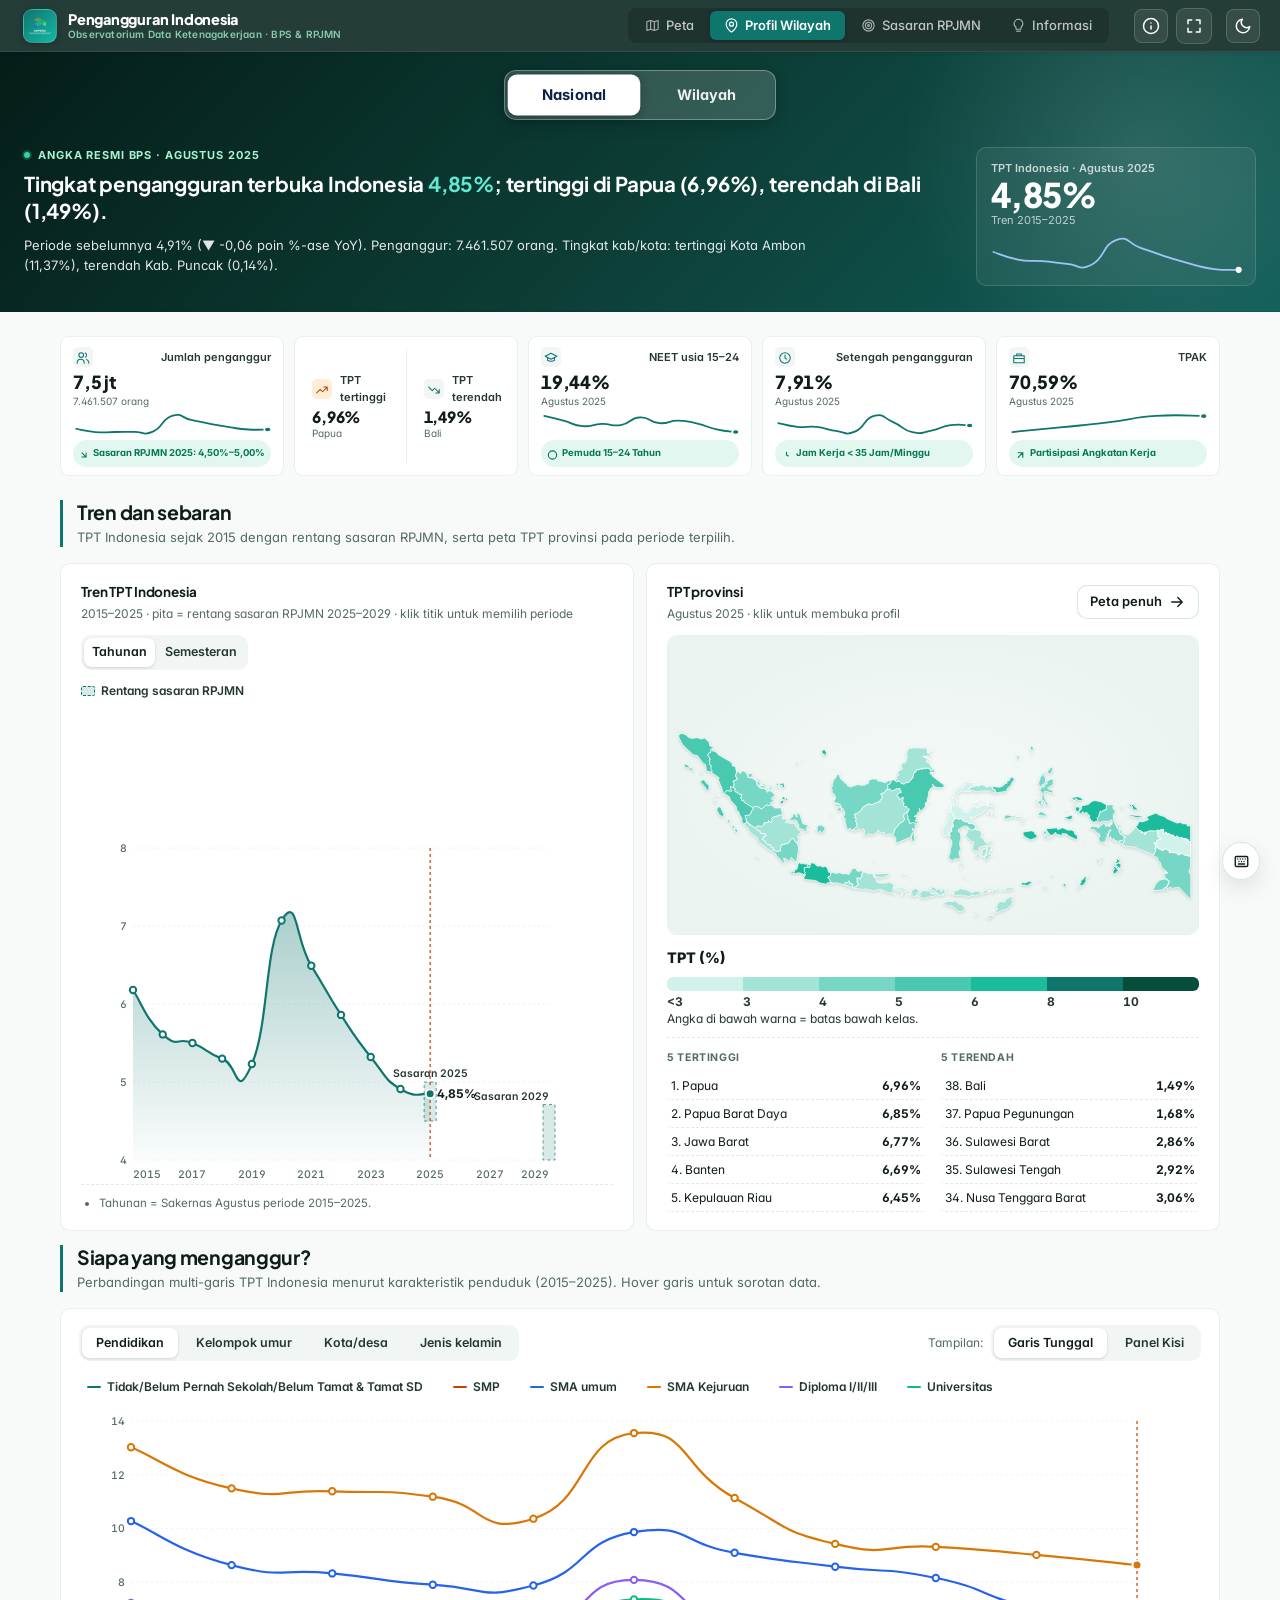
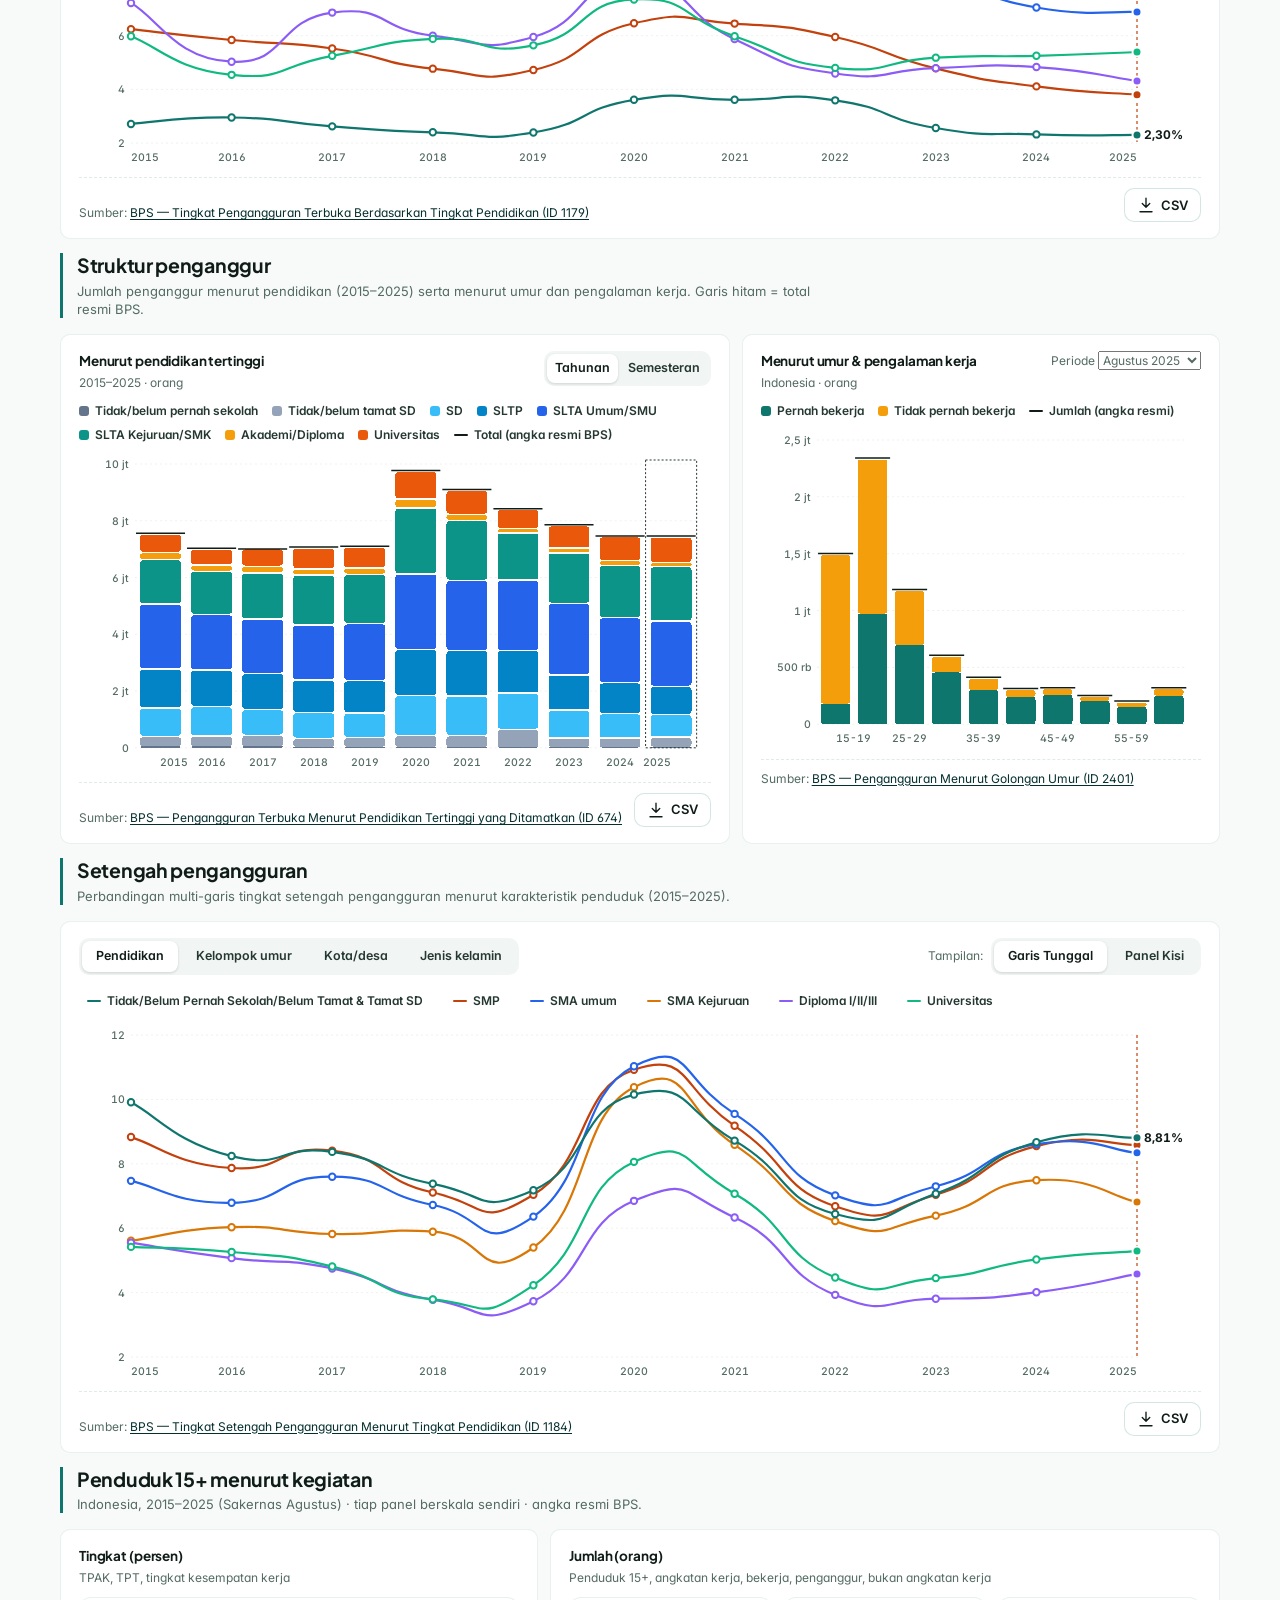
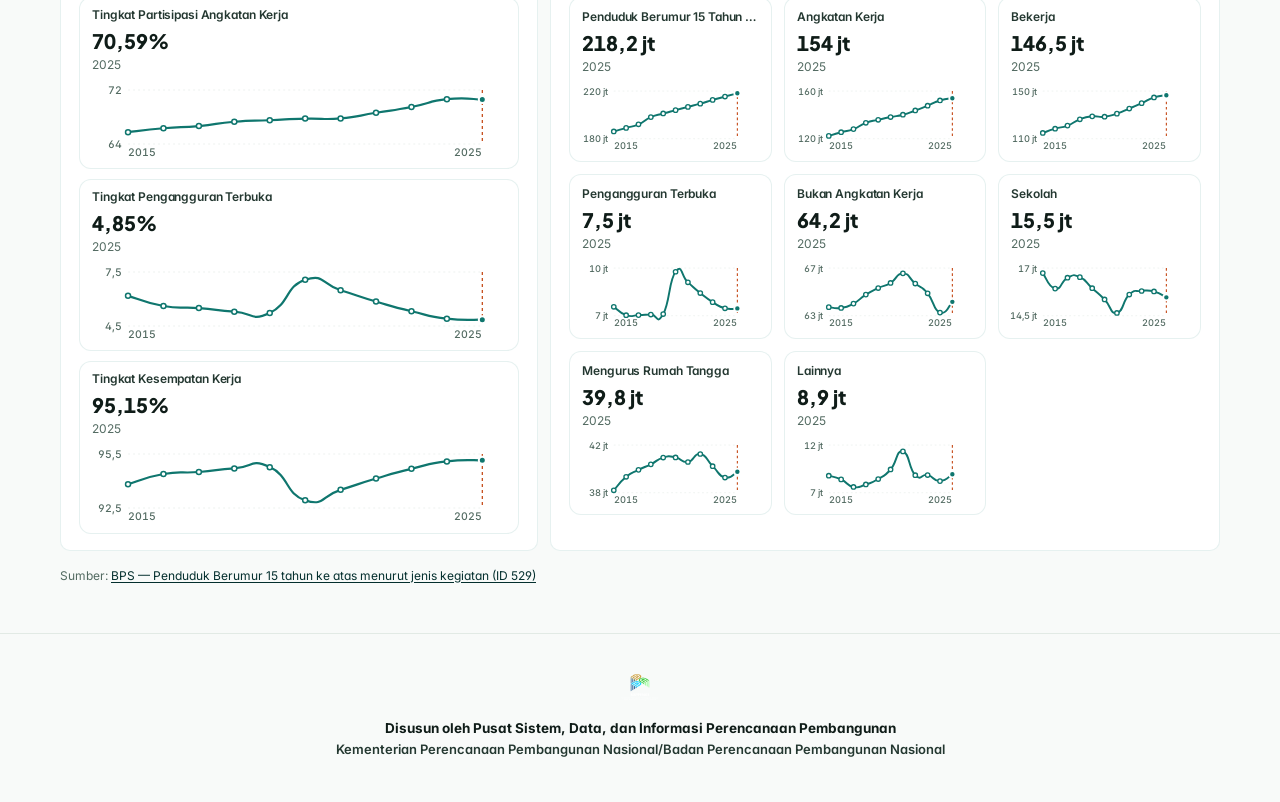
<file: index.html>
<!doctype html>
<html lang="id">
<head>
<meta charset="utf-8">
<meta name="viewport" content="width=device-width, initial-scale=1">
<title>Pengangguran Indonesia</title>
<meta name="description" content="Dashboard pengangguran Indonesia versi 2: TPT provinsi 2015–2026 dan 514 kabupaten/kota, NEET, setengah pengangguran, jumlah penganggur, sasaran RPJMN 2025–2029 — angka resmi BPS, Kemnaker, Bappenas.">
<link rel="icon" type="image/png" href="assets/logo-bappenas.png">
<link rel="preconnect" href="https://fonts.googleapis.com">
<link rel="preconnect" href="https://fonts.gstatic.com" crossorigin>
<link href="https://fonts.googleapis.com/css2?family=Inter:wght@400;500;600;700&family=Plus+Jakarta+Sans:wght@600;700;800&display=swap" rel="stylesheet">
<link rel="stylesheet" href="assets/inti.css">
<link rel="stylesheet" href="assets/style.css">
<link rel="stylesheet" href="v2_theme.css">
<link rel="stylesheet" href="v2_layout.css">
<link rel="stylesheet" href="v2_minimalist_map.css">
</head>
<body>
<a class="lewati" href="#utama">Lewati ke konten</a>
<header class="nav">
  <a class="logo" href="#profil" aria-label="Pengangguran Indonesia — beranda">
    <span class="tanda" aria-hidden="true">
      <img class="ikon-logo" src="assets/logo-bappenas.png" alt="Logo Kementerian PPN/Bappenas" width="28" height="28">
    </span>
    <span class="brand">
      <b>Pengangguran Indonesia</b>
      <span class="brand-sub">Observatorium Data Ketenagakerjaan · BPS &amp; RPJMN</span>
    </span>
  </a>
  <nav class="tabs" role="tablist" aria-label="Halaman">
    <button role="tab" data-page="peta" title="Peta Spasial (P)"><svg class="ikon" viewBox="0 0 24 24"><path d="M9 4 3 6v14l6-2 6 2 6-2V4l-6 2-6-2zM9 4v14M15 6v14"/></svg><span class="tx">Peta</span></button>
    <button role="tab" data-page="profil" title="Profil Wilayah &amp; Nasional (R)"><svg class="ikon" viewBox="0 0 24 24"><path d="M20 10c0 6-8 12-8 12s-8-6-8-12a8 8 0 0 1 16 0Z"/><circle cx="12" cy="10" r="3"/></svg><span class="tx">Profil Wilayah</span></button>
    <button role="tab" data-page="sasaran" title="Sasaran RPJMN (S)"><svg class="ikon" viewBox="0 0 24 24"><circle cx="12" cy="12" r="9"/><circle cx="12" cy="12" r="5"/><circle cx="12" cy="12" r="1.5"/></svg><span class="tx">Sasaran RPJMN</span></button>
    <button role="tab" data-page="insight" title="Informasi, Cerita &amp; Milestone (I)"><svg class="ikon" viewBox="0 0 24 24"><path d="M12 2a7 7 0 0 1 4 12.7V17a1 1 0 0 1-1 1H9a1 1 0 0 1-1-1v-2.3A7 7 0 0 1 12 2zM9 21h6"/></svg><span class="tx">Informasi</span></button>
  </nav>
  <div class="nav-aksi" style="display:flex;align-items:center;gap:8px">
    <button id="btn-metode" class="btn-nav-page btn-icon" type="button" data-page="metode" title="Metodologi &amp; Unduh Data (M)" aria-label="Metodologi">
      <svg class="ikon" viewBox="0 0 24 24"><circle cx="12" cy="12" r="10"/><path d="M12 16v-4M12 8h.01"/></svg>
    </button>
    <button id="btn-fullscreen" class="tema btn-icon" type="button" title="Layar Penuh (F11)" aria-label="Layar Penuh">
      <svg class="ikon ikon-fs-buka" viewBox="0 0 24 24"><path d="M4 9V4h5M20 9V4h-5M4 15v5h5M20 15v5h-5"/></svg>
      <svg class="ikon ikon-fs-tutup" viewBox="0 0 24 24" style="display:none"><path d="M9 4v5H4M15 4v5h5M9 20v-5H4M15 20v-5h5"/></svg>
    </button>
    <button id="tema" class="tema btn-icon" type="button" title="Ganti tema terang/gelap" aria-label="Ganti tema">
      <svg class="ikon ikon-tema-terang" viewBox="0 0 24 24"><circle cx="12" cy="12" r="4"/><path d="M12 2v2M12 20v2M4.9 4.9l1.4 1.4M17.7 17.7l1.4 1.4M2 12h2M20 12h2M4.9 19.1l1.4-1.4M17.7 6.3l1.4-1.4"/></svg>
      <svg class="ikon ikon-tema-gelap" viewBox="0 0 24 24"><path d="M21 12.79A9 9 0 1 1 11.21 3 7 7 0 0 0 21 12.79z"/></svg>
    </button>
  </div>
</header>

<main id="utama">
  <section id="page-beranda" class="page"><div class="isi" id="beranda"></div></section>

  <section id="page-peta" class="page" aria-label="Peta">
    <div class="peta-host" id="peta"></div>
    <div class="mengapung rel" id="rel">
      <section><h2>Lapisan peta</h2><div class="lap" id="lapisan" role="radiogroup" aria-label="Lapisan peta"></div></section>
      <section><h2>Tingkat wilayah</h2><div class="seg" id="seg-level"></div></section>
      <section><h2>Frekuensi</h2><div class="seg" id="seg-frek"></div></section>
      <section class="tambahan"><button class="btn" id="btn-tabel" type="button" style="width:100%;justify-content:center"><svg class="ikon" viewBox="0 0 24 24"><path d="M3 5h18v14H3zM3 10h18M9 10v9"/></svg>Tabel &amp; unduh CSV</button></section>
    </div>
    <div class="mengapung zoom-alat" role="group" aria-label="Kontrol peta">
      <button type="button" id="z-plus" aria-label="Perbesar" title="Perbesar">+</button>
      <button type="button" id="z-minus" aria-label="Perkecil" title="Perkecil">−</button>
      <button type="button" id="z-home" aria-label="Seluruh Indonesia" title="Seluruh Indonesia"><svg class="ikon" viewBox="0 0 24 24"><path d="M3 11l9-7 9 7v9a1 1 0 0 1-1 1H4a1 1 0 0 1-1-1z"/></svg></button>
      <button type="button" id="z-full" aria-label="Layar penuh" title="Layar penuh"><svg class="ikon" viewBox="0 0 24 24"><path d="M4 9V4h5M20 9V4h-5M4 15v5h5M20 15v5h-5"/></svg></button>
      <button type="button" id="z-guide" aria-label="Panduan peta" title="Panduan cara menjelajahi peta"><svg class="ikon" viewBox="0 0 24 24"><circle cx="12" cy="12" r="10"/><path d="M9.09 9a3 3 0 0 1 5.83 1c0 2-3 3-3 3"/><line x1="12" y1="17" x2="12.01" y2="17"/></svg></button>
    </div>
    <div class="mengapung legenda-apung" id="legenda"></div>
    <div class="mengapung waktu" id="waktu"></div>
    <aside class="mengapung panel" id="panel" aria-label="Panel analisis">
      <button class="pegangan" id="pegangan" type="button" aria-label="Buka/tutup panel"></button>
      <div class="kepala"><div class="cari" id="cari"></div></div>
      <div class="badan" id="panel-badan"></div>
    </aside>
    <dialog class="laci" id="laci">
      <div class="kepala"><div><b id="laci-judul"></b><div class="kecil" id="laci-sub"></div></div>
        <div style="display:flex;gap:8px"><button class="btn utama" id="laci-csv" type="button">Unduh CSV (seluruh periode)</button><button class="btn" id="laci-tutup" type="button">Tutup</button></div></div>
      <div class="badan" id="laci-badan"></div>
    </dialog>
  </section>

  <section id="page-profil" class="page"><div class="isi" id="profil"></div></section>
  <section id="page-sasaran" class="page"><div class="isi" id="sasaran"></div></section>
  <section id="page-insight" class="page"><div class="isi story" id="insight"></div></section>
  <section id="page-metode" class="page"><div class="isi" id="metode"></div></section>
</main>
<footer class="kaki" id="kaki"></footer>
<div class="tip" id="tip" role="status" aria-live="polite"></div>

<!-- data sebagai berkas .js agar dapat dibuka langsung (file://) tanpa server -->
<script src="data/wilayah.js"></script>
<script src="data/pengangguran.js"></script>
<script src="assets/inti.js"></script>
<script src="assets/app.js"></script>
<script src="v2_enhancements.js"></script>
</body>
</html>
</file>
<file: assets/inti.css>
/* Inti tampilan v2 — Dashboard Pengangguran versi 2
   Sumber tunggal: Dashboard/_inti_v2/inti.css (disalin ke assets/ oleh bangun_dashboard_pengangguran.js --versi 2).
   Token warna: permukaan putih/biru-hitam; warna data dari palet tervalidasi (seri 1 biru, 2 oranye, 3 aqua;
   peta sekuensial 7 langkah). Mode gelap memakai langkah warnanya sendiri. */

:root {
  color-scheme: light;
  --page: #f3f5f9; --surface: #ffffff; --surface-2: #f1f4f9; --surface-3: #e8edf5; --glass: rgba(255, 255, 255, .9);
  --ink: #0f172a; --ink-2: #334155; --muted: #475569;
  --grid: #e5e9f0; --axis: #cbd2dd; --border: rgba(15, 23, 42, .08); --border-2: rgba(15, 23, 42, .14);
  --accent: #2a78d6; --accent-ink: #1c5cab; --accent-soft: #e8f1fc; --accent-2: #eb6834; --accent-2-soft: #fdeee7;
  --context: #94a3b8;
  --bar: #b7d3f6; --bar-sel: #2a78d6;
  --nodata: #eceff4; --nodata-line: #c4ccd8; --stroke-map: #ffffff; --sea: #eaf1f9; --sea-2: #f6f9fd;
  --seq-1: #cde2fb; --seq-2: #9ec5f4; --seq-3: #6da7ec; --seq-4: #3987e5; --seq-5: #256abf; --seq-6: #184f95; --seq-7: #0d366b;
  --cat-1: #2a78d6; --cat-2: #eb6834; --cat-3: #1baf7a; --cat-4: #eda100; --cat-5: #e87ba4; --cat-6: #008300; --cat-7: #4a3aa7; --cat-8: #e34948;
  --band: rgba(42, 120, 214, .12);
  --hero: linear-gradient(125deg, #0b2a55 0%, #11427f 45%, #1d63b8 100%);
  --hero-ink: #ffffff; --hero-ink-2: rgba(255, 255, 255, .78); --hero-line: rgba(255, 255, 255, .18);
  --nav: #0b2346;
  --shadow-1: 0 1px 2px rgba(15, 23, 42, .05), 0 1px 1px rgba(15, 23, 42, .03);
  --shadow: 0 1px 2px rgba(15, 23, 42, .05), 0 8px 24px -6px rgba(15, 23, 42, .10);
  --shadow-2: 0 2px 4px rgba(15, 23, 42, .06), 0 18px 40px -12px rgba(15, 23, 42, .22);
  --land-shadow: drop-shadow(0 1.5px 1.5px rgba(15, 42, 85, .18));
  --radius: 16px; --radius-s: 10px;
  --font: "Segoe UI Variable Text", "Segoe UI", Inter, system-ui, -apple-system, Roboto, sans-serif;
  --font-d: "Segoe UI Variable Display", "Segoe UI", Inter, system-ui, -apple-system, Roboto, sans-serif;
  --nav-h: 60px;
}
@media (prefers-color-scheme: dark) {
  :root:not([data-theme="light"]) {
    color-scheme: dark;
    --page: #0a0f1c; --surface: #111827; --surface-2: #172033; --surface-3: #1e293b; --glass: rgba(17, 24, 39, .9);
    --ink: #f8fafc; --ink-2: #e2e8f0; --muted: #a0aec0; --grid: #1f2a3c; --axis: #334155; --border: rgba(255, 255, 255, .08); --border-2: rgba(255, 255, 255, .16);
    --accent: #3987e5; --accent-ink: #86b6ef; --accent-soft: rgba(57, 135, 229, .16); --accent-2: #d95926; --accent-2-soft: rgba(217, 89, 38, .16);
    --context: #7b8799; --bar: #27497a; --bar-sel: #5598e7;
    --nodata: #1a2234; --nodata-line: #33415a; --stroke-map: #0f1a2e; --sea: #0c1424; --sea-2: #101a2e;
    --seq-1: #0d366b; --seq-2: #184f95; --seq-3: #256abf; --seq-4: #3987e5; --seq-5: #6da7ec; --seq-6: #9ec5f4; --seq-7: #cde2fb;
    --cat-1: #3987e5; --cat-2: #d95926; --cat-3: #199e70; --cat-4: #c98500; --cat-5: #d55181; --cat-6: #008300; --cat-7: #9085e9; --cat-8: #e66767;
    --band: rgba(57, 135, 229, .2);
    --hero: linear-gradient(125deg, #07152c 0%, #0c2a52 50%, #12407a 100%);
    --nav: #060f20;
    --shadow-1: 0 0 0 1px rgba(255, 255, 255, .04);
    --shadow: 0 0 0 1px rgba(255, 255, 255, .05), 0 10px 30px -10px rgba(0, 0, 0, .6);
    --shadow-2: 0 0 0 1px rgba(255, 255, 255, .06), 0 20px 40px -12px rgba(0, 0, 0, .7);
    --land-shadow: drop-shadow(0 1.5px 2px rgba(0, 0, 0, .55));
  }
}
:root[data-theme="dark"] {
  color-scheme: dark;
  --page: #0a0f1c; --surface: #111827; --surface-2: #172033; --surface-3: #1e293b; --glass: rgba(17, 24, 39, .9);
  --ink: #f8fafc; --ink-2: #e2e8f0; --muted: #a0aec0; --grid: #1f2a3c; --axis: #334155; --border: rgba(255, 255, 255, .08); --border-2: rgba(255, 255, 255, .16);
  --accent: #3987e5; --accent-ink: #86b6ef; --accent-soft: rgba(57, 135, 229, .16); --accent-2: #d95926; --accent-2-soft: rgba(217, 89, 38, .16);
  --context: #7b8799; --bar: #27497a; --bar-sel: #5598e7;
  --nodata: #1a2234; --nodata-line: #33415a; --stroke-map: #0f1a2e; --sea: #0c1424; --sea-2: #101a2e;
  --seq-1: #0d366b; --seq-2: #184f95; --seq-3: #256abf; --seq-4: #3987e5; --seq-5: #6da7ec; --seq-6: #9ec5f4; --seq-7: #cde2fb;
  --cat-1: #3987e5; --cat-2: #d95926; --cat-3: #199e70; --cat-4: #c98500; --cat-5: #d55181; --cat-6: #008300; --cat-7: #9085e9; --cat-8: #e66767;
  --band: rgba(57, 135, 229, .2);
  --hero: linear-gradient(125deg, #07152c 0%, #0c2a52 50%, #12407a 100%);
  --nav: #060f20;
  --shadow-1: 0 0 0 1px rgba(255, 255, 255, .04);
  --shadow: 0 0 0 1px rgba(255, 255, 255, .05), 0 10px 30px -10px rgba(0, 0, 0, .6);
  --shadow-2: 0 0 0 1px rgba(255, 255, 255, .06), 0 20px 40px -12px rgba(0, 0, 0, .7);
  --land-shadow: drop-shadow(0 1.5px 2px rgba(0, 0, 0, .55));
}

* { box-sizing: border-box; }
html, body { margin: 0; }
body { background: var(--page); color: var(--ink); font: 14px/1.5 var(--font); -webkit-font-smoothing: antialiased; overflow-x: clip; }
body.mode-peta { overflow: hidden; }
a { color: var(--accent-ink); text-underline-offset: 2px; }
button, select, input { font: inherit; color: inherit; }
h1, h2, h3, h4 { margin: 0; font-family: var(--font-d); font-weight: 700; letter-spacing: -.01em; }
.sr-only { position: absolute; width: 1px; height: 1px; overflow: hidden; clip: rect(0 0 0 0); white-space: nowrap; }
.hidden { display: none !important; }
.lewati { position: absolute; left: 8px; top: -40px; z-index: 100; background: var(--surface); padding: 6px 10px; border-radius: 6px; }
.lewati:focus { top: 8px; }
:focus-visible { outline: 2px solid var(--accent); outline-offset: 2px; }
.ikon { width: 18px; height: 18px; flex: none; fill: none; stroke: currentColor; stroke-width: 1.8; stroke-linecap: round; stroke-linejoin: round; vertical-align: -3px; }
.num { font-variant-numeric: tabular-nums; }

/* ---------- navbar ---------- */
.nav { height: var(--nav-h); display: flex; align-items: center; gap: 18px; padding: 0 20px; background: var(--nav); color: #fff; position: sticky; top: 0; z-index: 40; box-shadow: 0 1px 0 rgba(255, 255, 255, .06), 0 6px 18px -8px rgba(0, 0, 0, .45); }
.nav .logo { display: flex; align-items: center; gap: 10px; min-width: 0; flex: 0 1 auto; color: #fff; text-decoration: none; }
.nav .logo .tanda { width: 34px; height: 34px; border-radius: 10px; display: grid; place-items: center; background: linear-gradient(135deg, #3987e5, #1c5cab); box-shadow: inset 0 0 0 1px rgba(255, 255, 255, .2); flex: none; }
.nav .logo .tanda .ikon { width: 20px; height: 20px; stroke: #fff; }
.nav .brand { display: flex; flex-direction: column; min-width: 0; }
.nav .brand b { font-family: var(--font-d); font-size: 15.5px; letter-spacing: -.01em; white-space: nowrap; overflow: hidden; text-overflow: ellipsis; }
.nav .brand span { font-size: 11.5px; color: rgba(255, 255, 255, .62); white-space: nowrap; overflow: hidden; text-overflow: ellipsis; }
.nav .versi { font-size: 10.5px; font-weight: 700; padding: 1px 7px; border-radius: 999px; background: rgba(255, 255, 255, .14); color: #fff; margin-left: 6px; letter-spacing: .02em; vertical-align: 2px; }
.tabs { display: flex; gap: 4px; margin-left: auto; overflow-x: auto; scrollbar-width: none; min-width: 0; flex: 0 1 auto; padding: 4px; background: rgba(255, 255, 255, .06); border-radius: 12px; }
.tabs button { display: inline-flex; align-items: center; gap: 7px; border: 0; background: none; padding: 7px 12px; border-radius: 9px; cursor: pointer; color: rgba(255, 255, 255, .75); font-weight: 600; font-size: 13.5px; white-space: nowrap; }
.tabs button .ikon { width: 16px; height: 16px; }
.tabs button:hover { color: #fff; background: rgba(255, 255, 255, .08); }
.tabs button[aria-selected="true"] { background: #fff; color: #0b2346; box-shadow: 0 2px 8px rgba(0, 0, 0, .25); }
.nav .tema { width: 38px; height: 38px; border-radius: 10px; border: 1px solid rgba(255, 255, 255, .16); background: rgba(255, 255, 255, .06); color: #fff; cursor: pointer; display: grid; place-items: center; flex: none; }
.nav .tema:hover { background: rgba(255, 255, 255, .14); }

.btn { display: inline-flex; align-items: center; gap: 6px; border: 1px solid var(--border-2); background: var(--surface); border-radius: 10px; padding: 7px 12px; cursor: pointer; line-height: 1.2; font-weight: 600; font-size: 13px; color: var(--ink); text-decoration: none; transition: background .12s, border-color .12s; }
.btn:hover { background: var(--surface-2); }
.btn.utama { background: var(--accent); border-color: var(--accent); color: #fff; }
.btn.utama:hover { filter: brightness(1.06); }
.btn[aria-pressed="true"] { background: var(--accent-soft); border-color: var(--accent); }
.btn-tautan { border: 0; background: none; padding: 0; color: inherit; cursor: pointer; text-decoration: underline; text-underline-offset: 2px; }

/* ---------- halaman ---------- */
.page { display: none; }
.page.aktif { display: block; }
.isi { padding: 0 28px 56px; max-width: 1400px; margin: 0 auto; }

/* ---------- peta layar penuh ---------- */
#page-peta.aktif { position: fixed; inset: var(--nav-h) 0 0 0; }
.peta-host { position: absolute; inset: 0; background: radial-gradient(ellipse at 50% 40%, var(--sea-2) 0%, var(--sea) 70%); overflow: hidden; touch-action: none; }
.peta-host svg.peta { width: 100%; height: 100%; display: block; user-select: none; -webkit-user-select: none; }
.peta-host.geser { cursor: grabbing; }
.peta g.darat, .peta g.darat-lain { filter: var(--land-shadow); }
.peta-host.geser .peta g.darat, .peta-host.geser .peta g.darat-lain { filter: none; }
.peta path.w { stroke: var(--stroke-map); stroke-width: .7; vector-effect: non-scaling-stroke; cursor: pointer; transition: fill .35s ease; }
.peta path.w.kab { stroke-width: .45; }
.peta path.lain { fill: var(--nodata); stroke: var(--stroke-map); stroke-width: .4; vector-effect: non-scaling-stroke; }
.peta path.redup { opacity: .25; }
.peta .sorot path { fill: none; vector-effect: non-scaling-stroke; pointer-events: none; stroke-linejoin: round; }
.peta .sorot .sel-luar { stroke: var(--ink); stroke-width: 4.2; }
.peta .sorot .sel-dalam { stroke: #fff; stroke-width: 1.8; }
.peta .sorot .hov { stroke: var(--accent-2); stroke-width: 2.4; }
.peta .sorot .prov-batas { stroke: var(--ink); stroke-width: 1.6; stroke-dasharray: 4 3; }
svg.label-lapis { position: absolute; inset: 0; width: 100%; height: 100%; pointer-events: none; overflow: visible; }
.label-lapis text { font-size: 11.5px; paint-order: stroke; stroke: var(--surface); stroke-width: 3.4px; stroke-linejoin: round; fill: var(--ink); }
.label-lapis text .nm { font-weight: 700; }
.label-lapis text .v { fill: var(--ink-2); font-variant-numeric: tabular-nums; font-weight: 600; }
.label-lapis line { stroke: var(--ink-2); stroke-width: 1; opacity: .8; }
.label-lapis circle { fill: var(--ink); stroke: var(--surface); stroke-width: 1.5; }

.mengapung { position: absolute; z-index: 5; background: var(--glass); border: 1px solid var(--border); border-radius: var(--radius); box-shadow: var(--shadow-2); backdrop-filter: blur(10px) saturate(1.3); -webkit-backdrop-filter: blur(10px) saturate(1.3); }
.rel { left: 16px; top: 16px; width: 248px; padding: 12px; max-height: calc(100% - 210px); overflow-x: hidden; overflow-y: auto; z-index: 7; scrollbar-width: thin; }
.rel-tombol { display: none; width: 100%; border: 0; background: none; text-align: left; font-weight: 700; padding: 4px 6px; cursor: pointer; }
.rel h2 { font-family: var(--font); font-size: 10.5px; text-transform: uppercase; letter-spacing: .08em; color: var(--muted); font-weight: 700; margin: 4px 6px 6px; }
.rel section + section { margin-top: 12px; padding-top: 10px; border-top: 1px solid var(--grid); }
.rel .lap { display: flex; flex-direction: column; gap: 2px; }
.rel .lap .grp-lap { font-size: 10.5px; text-transform: uppercase; letter-spacing: .08em; color: var(--muted); font-weight: 700; margin: 10px 6px 4px; }
.rel .lap button { display: flex; align-items: center; gap: 10px; text-align: left; border: 0; background: none; padding: 7px 8px; border-radius: 10px; cursor: pointer; color: var(--ink-2); font-weight: 600; font-size: 13px; }
.rel .lap button .ik { width: 28px; height: 28px; border-radius: 8px; display: grid; place-items: center; background: var(--surface-2); color: var(--ink-2); flex: none; }
.rel .lap button .ik .ikon { width: 16px; height: 16px; }
.rel .lap button .tx { display: flex; flex-direction: column; min-width: 0; }
.rel .lap button small { color: var(--muted); font-size: 11px; font-weight: 500; }
.rel .lap button:hover { background: var(--surface-2); color: var(--ink); }
.rel .lap button[aria-checked="true"] { background: var(--accent-soft); color: var(--ink); }
.rel .lap button[aria-checked="true"] .ik { background: var(--accent); color: #fff; }
.rel select, .rel input[type=search] { width: 100%; background: var(--surface); border: 1px solid var(--border-2); border-radius: 10px; padding: 6px 9px; }
.rel label { display: block; font-size: 12px; color: var(--ink-2); margin: 6px 4px 3px; }
.seg { display: flex; background: var(--surface-2); border-radius: 10px; padding: 3px; gap: 2px; }
.seg button { flex: 1; border: 0; background: none; padding: 5px 8px; cursor: pointer; color: var(--ink-2); font-size: 12.5px; font-weight: 600; border-radius: 8px; white-space: nowrap; }
.seg button[aria-checked="true"] { background: var(--surface); color: var(--ink); box-shadow: var(--shadow-1), 0 1px 3px rgba(15, 23, 42, .1); }
.seg button:disabled { color: var(--axis); cursor: not-allowed; }

.zoom-alat { right: 404px; top: 16px; display: flex; flex-direction: column; padding: 4px; gap: 2px; border-radius: 12px; }
.zoom-alat button { width: 34px; height: 34px; border: 0; background: none; border-radius: 9px; cursor: pointer; font-size: 17px; line-height: 1; color: var(--ink); display: grid; place-items: center; }
.zoom-alat button:hover { background: var(--surface-2); }

.legenda-apung { left: 16px; bottom: 16px; padding: 12px 14px; max-width: 380px; font-size: 12px; }
.legenda-apung .jdl { font-weight: 700; font-size: 12.5px; margin-bottom: 8px; }
.skala { display: flex; gap: 0; }
.skala span { display: flex; flex-direction: column; font-variant-numeric: tabular-nums; min-width: 0; }
.skala i { display: block; width: 44px; height: 12px; }
.skala span:first-child i { border-radius: 6px 0 0 6px; }
.skala span:last-child i { border-radius: 0 6px 6px 0; }
.skala small { color: var(--muted); font-size: 10.5px; margin-top: 4px; white-space: nowrap; font-weight: 600; }
.skala span.aktif i { outline: 2.5px solid var(--ink); outline-offset: 1px; position: relative; z-index: 1; border-radius: 3px; }
.kosong-kotak { display: inline-block; width: 18px; height: 11px; border-radius: 3px; vertical-align: -1px; margin-right: 5px; background: repeating-linear-gradient(45deg, var(--nodata) 0 3px, var(--nodata-line) 3px 4.5px); }
.legenda-apung .ket { color: var(--muted); margin-top: 6px; line-height: 1.45; }

.waktu { left: 50%; transform: translateX(-50%); bottom: 16px; width: min(580px, calc(100% - 860px)); min-width: 320px; padding: 10px 16px 8px 10px; display: grid; grid-template-columns: auto 1fr auto; gap: 2px 14px; align-items: center; border-radius: 999px; }
.waktu .putar { width: 44px; height: 44px; border-radius: 50%; border: 0; background: linear-gradient(135deg, #3987e5, #1c5cab); color: #fff; cursor: pointer; font-size: 15px; grid-row: span 2; box-shadow: 0 6px 14px -4px rgba(28, 92, 171, .6); }
.waktu .putar:hover { filter: brightness(1.08); }
.waktu .lbl { font-family: var(--font-d); font-weight: 700; font-size: 16px; font-variant-numeric: tabular-nums; white-space: nowrap; }
.waktu input[type=range] { width: 100%; accent-color: var(--accent); margin: 0; }
.waktu .tanda { grid-column: 2 / 4; position: relative; height: 14px; font-size: 10.5px; color: var(--muted); font-weight: 600; }
.waktu .tanda span { position: absolute; transform: translateX(-50%); white-space: nowrap; font-variant-numeric: tabular-nums; }
.waktu .baris { display: flex; align-items: center; gap: 8px; min-width: 0; }
.waktu .cepat { display: flex; gap: 2px; background: var(--surface-2); border-radius: 8px; padding: 2px; }
.waktu .cepat button { border: 0; background: none; border-radius: 6px; font-size: 11px; padding: 2px 6px; cursor: pointer; color: var(--ink-2); font-weight: 700; }
.waktu .cepat button[aria-pressed="true"] { background: var(--surface); color: var(--ink); box-shadow: var(--shadow-1); }

/* panel analisis */
.panel { right: 16px; top: 16px; bottom: 16px; width: 372px; display: flex; flex-direction: column; overflow: hidden; }
.panel .kepala { padding: 12px 14px 10px; border-bottom: 1px solid var(--grid); }
.cari { position: relative; }
.cari input { width: 100%; padding: 9px 12px 9px 36px; border: 1px solid var(--border-2); border-radius: 12px; background: var(--surface) no-repeat 11px 50%/16px url("data:image/svg+xml,%3Csvg xmlns='http://www.w3.org/2000/svg' viewBox='0 0 24 24' fill='none' stroke='%2364748b' stroke-width='2' stroke-linecap='round'%3E%3Ccircle cx='11' cy='11' r='7'/%3E%3Cpath d='M21 21l-4.3-4.3'/%3E%3C/svg%3E"); }
.cari input:focus { border-color: var(--accent); outline: 3px solid var(--accent-soft); }
.cari ul { position: absolute; left: 0; right: 0; top: 100%; margin: 6px 0 0; padding: 6px; list-style: none; background: var(--surface); border: 1px solid var(--border); border-radius: 12px; box-shadow: var(--shadow-2); max-height: 300px; overflow: auto; z-index: 10; }
.cari li { padding: 7px 10px; border-radius: 8px; cursor: pointer; display: flex; justify-content: space-between; gap: 8px; }
.cari li small { color: var(--muted); }
.cari li[aria-selected="true"], .cari li:hover { background: var(--accent-soft); }
.panel .badan { padding: 14px 16px 18px; overflow: auto; flex: 1; scrollbar-width: thin; }
.panel .pegangan { display: none; }
.panel h2 { font-size: 19px; }
.panel .sub { color: var(--muted); font-size: 12px; }
.panel .aksi { display: flex; gap: 6px; margin: 10px 0 4px; flex-wrap: wrap; }
.panel .aksi .btn { padding: 5px 10px; font-size: 12px; }
.statlist { display: grid; grid-template-columns: 1fr auto; gap: 6px 10px; margin: 12px 0; font-size: 13px; }
.statlist dt { color: var(--ink-2); }
.statlist dd { margin: 0; text-align: right; font-variant-numeric: tabular-nums; font-weight: 700; }
.statlist dd small { font-weight: 500; color: var(--muted); }
.statlist .utama { font-size: 22px; }
.bagian-jdl { font-size: 10.5px; text-transform: uppercase; letter-spacing: .08em; color: var(--muted); font-weight: 700; margin: 16px 0 8px; }
.peringkat { list-style: none; margin: 0; padding: 0; font-size: 12.5px; }
.peringkat li { display: grid; grid-template-columns: 26px 1fr auto; gap: 8px; padding: 4px 6px; border-radius: 8px; cursor: pointer; align-items: center; }
.peringkat li:hover { background: var(--surface-2); }
.peringkat li.sel { background: var(--accent-soft); font-weight: 700; }
.peringkat li .no { font-variant-numeric: tabular-nums; text-align: center; font-size: 11px; font-weight: 700; color: var(--ink-2); background: var(--surface-2); border-radius: 6px; padding: 1px 0; }
.peringkat li.sel .no { background: var(--accent); color: #fff; }
.peringkat li .nm { white-space: nowrap; overflow: hidden; text-overflow: ellipsis; }
.peringkat li .v { font-variant-numeric: tabular-nums; font-weight: 700; }
.peringkat li.sela { cursor: default; color: var(--muted); text-align: center; display: block; padding: 0; }
.peringkat li.sela:hover { background: none; }
.peringkat .batang { height: 4px; background: var(--bar); border-radius: 2px; grid-column: 2 / 4; margin-top: -2px; }
.peringkat li.sel .batang { background: var(--bar-sel); }
.catatan-kecil { font-size: 11.5px; color: var(--muted); margin-top: 8px; }
.lencana { display: inline-flex; align-items: center; gap: 4px; font-size: 11px; font-weight: 700; padding: 2px 8px; border-radius: 999px; background: var(--surface-2); color: var(--ink-2); vertical-align: 1px; white-space: nowrap; }
.lencana.biru { background: var(--accent-soft); color: var(--accent-ink); }
.lencana.oranye { background: var(--accent-2-soft); color: var(--accent-2); }

/* kartu sorotan di panel */
.sorot-kartu { border-radius: 14px; padding: 14px; background: linear-gradient(135deg, var(--accent-soft), transparent 80%), var(--surface); border: 1px solid var(--border); margin: 12px 0; }
.sorot-kartu .lbl { font-size: 12px; color: var(--ink-2); font-weight: 600; }
.sorot-kartu .val { font-family: var(--font-d); font-size: 34px; font-weight: 800; letter-spacing: -.02em; line-height: 1.1; color: var(--accent-ink); font-variant-numeric: tabular-nums; }
.sorot-kartu .per { font-size: 12px; color: var(--muted); }
.dua-kotak { display: grid; grid-template-columns: 1fr 1fr; gap: 8px; margin: 8px 0; }
.dua-kotak > div { border: 1px solid var(--border); border-radius: 12px; padding: 10px; background: var(--surface); min-width: 0; }
.dua-kotak .lbl { font-size: 11px; color: var(--muted); font-weight: 700; text-transform: uppercase; letter-spacing: .06em; }
.dua-kotak .val { font-family: var(--font-d); font-size: 20px; font-weight: 800; font-variant-numeric: tabular-nums; }
.dua-kotak .nm { font-size: 12px; color: var(--ink-2); white-space: nowrap; overflow: hidden; text-overflow: ellipsis; }

/* ---------- hero & kartu halaman gulir ---------- */
.hero { background: var(--hero); color: var(--hero-ink); margin: 0 calc(50% - 50vw); padding: 34px 28px 92px; position: relative; overflow: hidden; }
.hero::after { content: ""; position: absolute; right: -120px; top: -160px; width: 520px; height: 520px; border-radius: 50%; background: radial-gradient(circle, rgba(255, 255, 255, .12), transparent 65%); pointer-events: none; }
.hero .dalam { max-width: 1344px; margin: 0 auto; position: relative; z-index: 1; }
.hero .alis { display: inline-flex; align-items: center; gap: 8px; font-size: 12px; font-weight: 700; letter-spacing: .06em; text-transform: uppercase; color: var(--hero-ink-2); }
.hero .alis .titik { width: 8px; height: 8px; border-radius: 50%; background: #5ee0a6; box-shadow: 0 0 0 4px rgba(94, 224, 166, .2); }
.hero h1 { font-size: clamp(24px, 2.6vw, 34px); line-height: 1.2; letter-spacing: -.02em; margin-top: 10px; max-width: 960px; font-weight: 800; }
.hero h1 em { font-style: normal; color: #9ec5f4; }
.hero p { color: var(--hero-ink-2); max-width: 900px; font-size: 15px; margin: 12px 0 0; }
.hero .remah { color: var(--hero-ink-2); font-size: 12.5px; }
.hero .remah .btn-tautan { color: #fff; }
.hero .chip-baris { display: flex; flex-wrap: wrap; gap: 8px; margin-top: 14px; align-items: center; }
.hero .chip { display: inline-flex; align-items: center; gap: 6px; padding: 5px 11px; border-radius: 999px; background: rgba(255, 255, 255, .1); border: 1px solid var(--hero-line); font-size: 12.5px; font-weight: 600; color: #fff; }
.hero select, .hero .cari input { background-color: rgba(255, 255, 255, .95); color: #0f172a; border: 0; }
.hero select { border-radius: 10px; padding: 8px 10px; font-weight: 600; }
.hero .seg { background: rgba(255, 255, 255, .1); }
.hero .seg button { color: rgba(255, 255, 255, .8); }
.hero .seg button[aria-checked="true"] { background: #fff; color: #0b2346; }
.hero-kisi { display: grid; grid-template-columns: minmax(0, 1fr) 360px; gap: 28px; align-items: end; }
.hero-angka { border: 1px solid var(--hero-line); background: rgba(255, 255, 255, .07); border-radius: 18px; padding: 16px 18px; backdrop-filter: blur(4px); }
.hero-angka .lbl { font-size: 12.5px; color: var(--hero-ink-2); font-weight: 600; }
.hero-angka .val { font-family: var(--font-d); font-size: 52px; font-weight: 800; letter-spacing: -.03em; line-height: 1; margin: 6px 0 4px; font-variant-numeric: tabular-nums; }
.hero-angka .per { font-size: 12.5px; color: var(--hero-ink-2); }
.hero-angka svg path { stroke: #9ec5f4 !important; }
.hero-angka svg circle { fill: #fff !important; }

.kpi-kisi { display: grid; grid-template-columns: repeat(6, minmax(0, 1fr)); gap: 14px; margin-top: -64px; position: relative; z-index: 2; }
.kpi { background: var(--surface); border: 1px solid var(--border); border-radius: var(--radius); box-shadow: var(--shadow); padding: 14px 16px 10px; display: flex; flex-direction: column; gap: 2px; min-width: 0; transition: transform .15s, box-shadow .15s; }
.kpi:hover { transform: translateY(-2px); box-shadow: var(--shadow-2); }
.kpi .atas { display: flex; align-items: center; gap: 8px; color: var(--ink-2); font-size: 12.5px; font-weight: 600; }
.kpi .atas .bulat { width: 30px; height: 30px; border-radius: 9px; display: grid; place-items: center; background: var(--accent-soft); color: var(--accent-ink); flex: none; }
.kpi .atas .bulat.oranye { background: var(--accent-2-soft); color: var(--accent-2); }
.kpi .atas .bulat .ikon { width: 16px; height: 16px; }
.kpi .val { font-family: var(--font-d); font-size: 27px; font-weight: 800; letter-spacing: -.02em; font-variant-numeric: tabular-nums; margin-top: 6px; white-space: nowrap; }
.kpi .per { font-size: 11.5px; color: var(--muted); line-height: 1.35; }
.kpi .peringkat-lencana { margin-top: 4px; }
.kpi svg { margin-top: 6px; }

.bagian { margin-top: 40px; }
.bagian-kepala { display: flex; align-items: flex-end; justify-content: space-between; gap: 12px; margin-bottom: 14px; flex-wrap: wrap; }
.bagian-kepala .no { display: inline-grid; place-items: center; min-width: 30px; height: 26px; padding: 0 8px; border-radius: 8px; background: var(--accent); color: #fff; font-weight: 800; font-size: 12.5px; margin-right: 10px; font-variant-numeric: tabular-nums; }
.bagian-kepala h2 { font-size: 21px; display: flex; align-items: center; }
.bagian-kepala p { margin: 4px 0 0 40px; color: var(--muted); font-size: 13px; max-width: 760px; }
.card { background: var(--surface); border: 1px solid var(--border); border-radius: var(--radius); box-shadow: var(--shadow); padding: 18px; min-width: 0; }
.card-head { display: flex; align-items: flex-start; justify-content: space-between; gap: 12px; margin-bottom: 12px; flex-wrap: wrap; }
.card-head h2, .card-head h3 { font-size: 15.5px; }
.card-head .sub { color: var(--muted); font-size: 12px; margin-top: 3px; }
.kisi { display: grid; gap: 16px; }
.kisi-2 { grid-template-columns: repeat(2, minmax(0, 1fr)); }
.kisi-3 { grid-template-columns: repeat(3, minmax(0, 1fr)); }
.kisi-4 { grid-template-columns: repeat(4, minmax(0, 1fr)); }
.kisi-8-4 { grid-template-columns: minmax(0, 2fr) minmax(0, 1fr); }
.kisi-7-5 { grid-template-columns: minmax(0, 7fr) minmax(0, 5fr); }
.kisi-5-7 { grid-template-columns: minmax(0, 5fr) minmax(0, 7fr); }
.jarak { margin-top: 16px; }
.kecil { font-size: 12px; color: var(--muted); }
.catatan { font-size: 12px; color: var(--ink-2); padding-left: 18px; margin: 8px 0 0; }
.catatan li + li { margin-top: 4px; }
details summary { cursor: pointer; color: var(--ink-2); font-size: 13px; margin-top: 8px; font-weight: 600; }
.sumber { font-size: 12px; margin: 6px 0 0; padding-left: 18px; }
.sumber li + li { margin-top: 4px; }
.judul-halaman { font-size: 26px; letter-spacing: -.02em; line-height: 1.25; max-width: 980px; }
.pengantar { color: var(--ink-2); max-width: 900px; margin: 8px 0 0; font-size: 15px; }
.kaki-kartu { display: flex; justify-content: space-between; align-items: flex-end; gap: 8px; flex-wrap: wrap; margin-top: 10px; padding-top: 10px; border-top: 1px dashed var(--grid); }
.ledger { display: grid; grid-template-columns: repeat(auto-fit, minmax(170px, 1fr)); gap: 12px; margin: 18px 0; }
.ledger > div { padding: 12px 14px; border: 1px solid var(--border); border-radius: 14px; background: var(--surface); box-shadow: var(--shadow-1); }
.ledger .lbl { font-size: 12px; color: var(--ink-2); font-weight: 600; }
.ledger .val { font-family: var(--font-d); font-size: 24px; font-weight: 800; letter-spacing: -.01em; font-variant-numeric: tabular-nums; }
.ledger .per { font-size: 11.5px; color: var(--muted); }

/* ---------- grafik ---------- */
.chart { width: 100%; display: block; overflow: visible; }
.chart .gridline { stroke: var(--grid); stroke-width: 1; }
.chart .baseline { stroke: var(--axis); stroke-width: 1; }
.chart text { fill: var(--muted); font-size: 11px; font-variant-numeric: tabular-nums; }
.chart text.endlbl { fill: var(--ink); font-weight: 700; font-size: 12px; }
.chart text.anot { fill: var(--ink-2); font-size: 10.5px; font-weight: 600; }
.chart .ln { fill: none; stroke-width: 2.25; stroke-linejoin: round; stroke-linecap: round; }
.chart .ln.putus { stroke-dasharray: 4 4; }
.chart .dot { stroke: var(--surface); stroke-width: 2; }
.chart .dot.lain { fill: var(--surface) !important; stroke-width: 1.6; }
.chart .cross { stroke: var(--axis); stroke-width: 1; }
.chart .aktif-garis { stroke: var(--accent-2); stroke-width: 1.2; stroke-dasharray: 3 3; }
.chart .pita { fill: var(--band); }
.chart .pita-tepi { stroke: var(--accent); stroke-width: 1; stroke-dasharray: 3 3; fill: none; opacity: .7; }
.chart .patah { stroke: var(--axis); stroke-width: 1; stroke-dasharray: 2 3; }
.chart rect.kolom { shape-rendering: crispEdges; }
.chart .hit { fill: transparent; cursor: pointer; }
.chart .area { opacity: .14; }
.leg { display: flex; gap: 6px 14px; flex-wrap: wrap; font-size: 12px; color: var(--ink-2); margin-bottom: 8px; font-weight: 600; }
.leg span { display: inline-flex; align-items: center; gap: 6px; }
.leg i { display: inline-block; width: 14px; height: 0; border-top: 2.5px solid; border-radius: 2px; }
.leg i.kotak { width: 10px; height: 10px; border: 0; border-radius: 3px; }
.leg i.putus { border-top-style: dashed; }
.leg i.pita { height: 10px; border: 1px dashed var(--accent); background: var(--band); border-radius: 2px; }
.kecil-banyak { display: grid; grid-template-columns: repeat(auto-fill, minmax(190px, 1fr)); gap: 12px; }
.kecil-banyak > div { border: 1px solid var(--border); border-radius: 12px; padding: 10px 12px 6px; background: var(--surface); }
.kecil-banyak h4 { margin: 0 0 2px; font-family: var(--font); font-size: 12px; font-weight: 600; color: var(--ink-2); white-space: nowrap; overflow: hidden; text-overflow: ellipsis; }
.kecil-banyak .angka { font-family: var(--font-d); font-size: 20px; font-weight: 800; font-variant-numeric: tabular-nums; }

/* batang horizontal */
.bars { display: grid; grid-template-columns: minmax(110px, max-content) minmax(0, 1fr) max-content; gap: 4px 10px; align-items: center; font-size: 12.5px; }
.bars .nm { color: var(--ink-2); white-space: nowrap; overflow: hidden; text-overflow: ellipsis; max-width: 240px; }
.bars .nm.klik { cursor: pointer; }
.bars .nm.klik:hover { color: var(--accent-ink); }
.bars .nm.sel { color: var(--ink); font-weight: 700; }
.bars .trk { position: relative; height: 16px; }
.bars .br { position: absolute; top: 3px; height: 10px; background: var(--bar); border-radius: 0 5px 5px 0; }
.bars .br.sel { background: var(--bar-sel); }
.bars .ref { position: absolute; top: -2px; bottom: -2px; width: 0; border-left: 2px solid var(--ink-2); }
.bars .pita { position: absolute; top: -2px; bottom: -2px; background: var(--band); border-left: 1px dashed var(--accent); border-right: 1px dashed var(--accent); }
.bars .v { text-align: right; font-variant-numeric: tabular-nums; color: var(--ink); font-weight: 600; }
.bars .v.kosong { color: var(--muted); }
.bars .grp { grid-column: 1 / -1; font-weight: 700; font-size: 12px; color: var(--ink); margin-top: 12px; padding-bottom: 3px; border-bottom: 1px solid var(--grid); display: flex; justify-content: space-between; gap: 8px; flex-wrap: wrap; }
.bars .grp small { font-weight: 500; color: var(--muted); }
.bars .grp:first-child { margin-top: 0; }
.legend-ref { display: inline-flex; align-items: center; gap: 6px; font-size: 12px; color: var(--ink-2); font-weight: 600; }
.legend-ref i { display: inline-block; width: 0; height: 12px; border-left: 2px solid var(--ink-2); }

/* tabel */
.tbl-wrap { max-height: 480px; overflow: auto; border: 1px solid var(--grid); border-radius: 12px; }
table.tbl { border-collapse: collapse; width: 100%; font-size: 12.5px; }
.tbl th, .tbl td { padding: 8px 12px; border-bottom: 1px solid var(--grid); text-align: left; }
.tbl th { position: sticky; top: 0; background: var(--surface-2); font-weight: 700; cursor: pointer; white-space: nowrap; z-index: 1; font-size: 12px; color: var(--ink-2); }
.tbl td.num, .tbl th.num { text-align: right; font-variant-numeric: tabular-nums; }
.tbl tr.sel td { background: var(--accent-soft); font-weight: 700; }
.tbl tbody tr:hover td { background: var(--surface-2); }

dialog.laci { border: 1px solid var(--border); border-radius: 18px; background: var(--surface); color: var(--ink); padding: 0; width: min(880px, calc(100vw - 32px)); max-height: calc(100vh - 64px); box-shadow: var(--shadow-2); }
dialog.laci::backdrop { background: rgba(8, 15, 30, .5); backdrop-filter: blur(2px); }
dialog.laci .kepala { display: flex; justify-content: space-between; align-items: center; gap: 12px; padding: 14px 18px; border-bottom: 1px solid var(--grid); flex-wrap: wrap; }
dialog.laci .badan { padding: 14px 18px 18px; }

.tip { position: fixed; z-index: 60; pointer-events: none; background: var(--surface); color: var(--ink); border: 1px solid var(--border); border-radius: 12px; box-shadow: var(--shadow-2); padding: 9px 12px; font-size: 12px; max-width: 300px; display: none; }
.tip .t-nm { color: var(--ink); margin-bottom: 4px; font-weight: 700; }
.tip .t-row { display: flex; align-items: center; gap: 8px; }
.tip .t-row b { font-size: 14px; font-variant-numeric: tabular-nums; }
.tip .t-row span { color: var(--ink-2); }
.tip .t-row i { display: inline-block; width: 12px; border-top: 2.5px solid; flex: none; }
.tip .t-row i.kotak { height: 10px; border: 0; border-radius: 3px; }
.tip .t-sub { color: var(--muted); margin-top: 3px; }

footer.kaki { padding: 24px 28px 34px; color: var(--muted); font-size: 12px; max-width: 1400px; margin: 0 auto; border-top: 1px solid var(--grid); }
footer.kaki div + div { margin-top: 4px; }

/* ---------- responsif ---------- */
@media (max-width: 1280px) {
  .kpi-kisi { grid-template-columns: repeat(3, minmax(0, 1fr)); }
  .waktu { width: min(520px, calc(100% - 700px)); }
}
@media (max-width: 1100px) {
  .kisi-3, .kisi-4 { grid-template-columns: repeat(2, minmax(0, 1fr)); }
  .kisi-8-4, .kisi-7-5, .kisi-5-7 { grid-template-columns: minmax(0, 1fr); }
  .hero-kisi { grid-template-columns: minmax(0, 1fr); }
  .tabs button .tx { display: none; }
}
@media (max-width: 980px) {
  .kisi-2, .kisi-3, .kisi-4 { grid-template-columns: minmax(0, 1fr); }
  .rel { width: auto; right: 64px; max-height: 70vh; padding: 6px; }
  .rel-tombol { display: block; }
  .rel > section { display: none; }
  .rel.buka > section { display: block; }
  .rel .tambahan { display: none; }
  .zoom-alat { right: 14px; top: 16px; }
  .panel { left: 0; right: 0; top: auto; bottom: 0; width: auto; height: 50%; border-radius: 18px 18px 0 0; transition: height .2s; }
  .panel.ciut { height: 96px; }
  .panel .pegangan { display: block; width: 100%; border: 0; background: none; padding: 7px 0 0; cursor: pointer; }
  .panel .pegangan::before { content: ""; display: block; width: 42px; height: 4px; border-radius: 2px; background: var(--axis); margin: 0 auto; }
  .waktu { left: 12px; right: 12px; transform: none; width: auto; min-width: 0; bottom: calc(50% + 10px); border-radius: 18px; }
  body.panel-ciut .waktu { bottom: 106px; }
  .legenda-apung { left: 12px; right: 12px; bottom: calc(50% + 86px); max-width: none; padding: 8px 10px; }
  body.panel-ciut .legenda-apung { bottom: 182px; }
  .legenda-apung .ket { display: none; }
  .legenda-apung .jdl { margin-bottom: 4px; }
  .skala { width: 100%; }
  .skala span { flex: 1; }
  .skala i { width: 100%; }
}
@media (max-width: 640px) {
  .nav { padding: 0 10px; gap: 8px; }
  .nav .brand span { display: none; }
  .nav .brand { display: none; }
  .tabs { margin-left: 0; flex: 1 1 auto; }
  .tabs button { padding: 7px 9px; }
  .isi { padding: 0 16px 40px; }
  .hero { padding: 24px 16px 84px; }
  .kpi-kisi { grid-template-columns: repeat(2, minmax(0, 1fr)); gap: 10px; }
  .kpi .val { font-size: 22px; }
  .hero-angka .val { font-size: 40px; }
  .bagian-kepala p { margin-left: 0; }
  .bars { grid-template-columns: minmax(90px, 38%) minmax(0, 1fr) max-content; }
  .judul-halaman { font-size: 21px; }
}
@media (prefers-reduced-motion: reduce) {
  * { transition: none !important; scroll-behavior: auto !important; }
}
@media print {
  .nav { position: static; }
  .hero { background: #11427f !important; -webkit-print-color-adjust: exact; print-color-adjust: exact; }
}
</file>
<file: assets/style.css>
/* Dashboard Pengangguran v2 — gaya khusus halaman (gaya dasar di inti.css v2) */
body.mode-peta .kaki { display: none; }
.tab-rincian { margin-bottom: 12px; display: flex; gap: 10px 16px; flex-wrap: wrap; align-items: center; }
.tab-rincian .seg { display: inline-flex; }
.tab-rincian .seg button { flex: none; padding: 6px 14px; }
.tab-rincian label { font-size: 12.5px; color: var(--ink-2); display: inline-flex; gap: 6px; align-items: center; font-weight: 600; }
.tab-rincian select { background: var(--surface); border: 1px solid var(--border-2); border-radius: 10px; padding: 6px 9px; }

/* peta mini di beranda & profil */
.peta-mini { position: relative; height: 300px; border-radius: 12px; overflow: hidden; border: 1px solid var(--grid); }
.peta-mini.tinggi { height: 420px; }
.peta-mini .peta-host { position: absolute; inset: 0; }
.legenda-mini { margin-top: 10px; font-size: 12px; }
.legenda-mini .jdl { font-weight: 700; margin-bottom: 6px; }
.daftar-ekstrem { display: grid; grid-template-columns: 1fr 1fr; gap: 10px; margin-top: 12px; }
.daftar-ekstrem h4 { font-family: var(--font); font-size: 11px; text-transform: uppercase; letter-spacing: .06em; color: var(--muted); margin: 0 0 6px; }
.daftar-ekstrem ol { margin: 0; padding: 0; list-style: none; font-size: 12.5px; }
.daftar-ekstrem li { display: flex; justify-content: space-between; gap: 6px; padding: 3px 0; border-bottom: 1px dashed var(--grid); cursor: pointer; }
.daftar-ekstrem li:hover { color: var(--accent-ink); }
.daftar-ekstrem li b { font-variant-numeric: tabular-nums; }

/* sebaran per wilayah RPJMN */
.wil-kisi { display: grid; grid-template-columns: repeat(auto-fill, minmax(320px, 1fr)); gap: 16px; }
.wil-kartu .card-head { margin-bottom: 8px; }
.wil-kartu .rentang { display: flex; gap: 14px; flex-wrap: wrap; font-size: 12.5px; margin: 0 0 10px; }
.wil-kartu .rentang b { font-variant-numeric: tabular-nums; }

/* profil */
.hero-profil { display: grid; grid-template-columns: minmax(0, 1fr) 300px; gap: 24px; align-items: center; }
.hero-profil .lokasi { height: 170px; border-radius: 14px; overflow: hidden; border: 1px solid var(--hero-line); background: rgba(255, 255, 255, .06); position: relative; }
.hero-profil .lokasi .peta-host { position: absolute; inset: 0; background: transparent; }
.hero-profil .lokasi .peta path.w { stroke: rgba(255, 255, 255, .25); }
.hero-alat { display: flex; gap: 8px; flex-wrap: wrap; align-items: center; margin-top: 16px; }
.hero-alat .cari { width: min(320px, 100%); }
.hero .cari input { padding: 8px 12px 8px 36px; border-radius: 10px; }

/* sasaran: bullet */
.bullet { display: grid; grid-template-columns: minmax(120px, max-content) minmax(0, 1fr) 64px; gap: 6px 12px; align-items: center; font-size: 12.5px; }
.bullet .nm { color: var(--ink-2); white-space: nowrap; overflow: hidden; text-overflow: ellipsis; cursor: pointer; }
.bullet .nm:hover { color: var(--accent-ink); }
.bullet .trk { position: relative; height: 20px; background: var(--surface-2); border-radius: 6px; }
.bullet .pita25 { position: absolute; top: 0; bottom: 0; background: rgba(42, 120, 214, .18); border-left: 1.5px solid var(--accent); border-right: 1.5px solid var(--accent); }
.bullet .pita29 { position: absolute; top: 0; bottom: 0; background: repeating-linear-gradient(135deg, rgba(235, 104, 52, .22) 0 4px, transparent 4px 7px); border-left: 1.5px dashed var(--accent-2); border-right: 1.5px dashed var(--accent-2); }
.bullet .titik { position: absolute; top: 50%; width: 12px; height: 12px; border-radius: 50%; background: var(--ink); border: 2px solid var(--surface); transform: translate(-50%, -50%); box-shadow: 0 1px 3px rgba(0, 0, 0, .3); }
.bullet .v { text-align: right; font-weight: 700; font-variant-numeric: tabular-nums; }
.bullet-leg { display: flex; gap: 16px; flex-wrap: wrap; font-size: 12px; color: var(--ink-2); margin-bottom: 10px; font-weight: 600; }
.bullet-leg i { display: inline-block; width: 18px; height: 10px; border-radius: 2px; vertical-align: -1px; margin-right: 6px; }
.bullet-leg .l25 { background: rgba(42, 120, 214, .18); border: 1.5px solid var(--accent); }
.bullet-leg .l29 { background: repeating-linear-gradient(135deg, rgba(235, 104, 52, .3) 0 3px, transparent 3px 5px); border: 1.5px dashed var(--accent-2); }
.bullet-leg .lt { width: 10px; height: 10px; border-radius: 50%; background: var(--ink); }

/* metodologi */
.metode-kisi { display: grid; grid-template-columns: repeat(auto-fill, minmax(340px, 1fr)); gap: 16px; }
.blok-metode h3 { font-size: 14.5px; margin: 0 0 6px; display: flex; align-items: center; gap: 8px; }
.blok-metode h3 .ikon { color: var(--accent); }
.katalog-baris { display: grid; grid-template-columns: minmax(0, 1fr) auto; gap: 8px 14px; align-items: start; padding: 12px 0; border-bottom: 1px solid var(--grid); }
.katalog-baris:last-child { border-bottom: 0; }
.katalog-baris b { font-weight: 700; }
details.lapisan-det { border: 1px solid var(--border); border-radius: 14px; background: var(--surface); box-shadow: var(--shadow-1); padding: 0 16px; }
details.lapisan-det + details.lapisan-det { margin-top: 10px; }
details.lapisan-det > summary { list-style: none; display: flex; justify-content: space-between; align-items: center; gap: 12px; padding: 14px 0; margin: 0; color: var(--ink); font-size: 14px; }
details.lapisan-det > summary::-webkit-details-marker { display: none; }
details.lapisan-det > summary::after { content: "+"; font-size: 18px; color: var(--muted); }
details.lapisan-det[open] > summary::after { content: "−"; }
details.lapisan-det .isi-det { padding-bottom: 14px; }

@media (max-width: 1100px) {
  .hero-profil { grid-template-columns: minmax(0, 1fr); }
  .hero-profil .lokasi { display: none; }
}
@media (max-width: 640px) {
  .daftar-ekstrem { grid-template-columns: minmax(0, 1fr); }
  .wil-kisi { grid-template-columns: minmax(0, 1fr); }
  .bullet { grid-template-columns: minmax(90px, 34%) minmax(0, 1fr) 54px; }
}

/* peta mini statis: biarkan halaman tetap dapat digulir di layar sentuh */
.peta-mini .peta-host, .hero-profil .lokasi .peta-host { touch-action: pan-y; cursor: pointer; }
.kpi-kisi.auto { grid-template-columns: repeat(auto-fit, minmax(160px, 1fr)); }
.kpi.klik { cursor: pointer; }
.hero .hero-angka .seg { margin-top: 10px; }

/* sasaran: kartu lebih lebar agar bullet terbaca */
.wil-kisi.lebar { grid-template-columns: repeat(auto-fill, minmax(440px, 1fr)); }
@media (max-width: 640px) { .wil-kisi.lebar { grid-template-columns: minmax(0, 1fr); } }

/* Explicit styling for #btn-fullscreen anywhere in nav */
#btn-fullscreen {
  width: 36px !important;
  height: 36px !important;
  border-radius: 9px !important;
  border: 1px solid rgba(255, 255, 255, 0.16) !important;
  background: rgba(255, 255, 255, 0.08) !important;
  color: #ffffff !important;
  display: inline-flex !important;
  align-items: center !important;
  justify-content: center !important;
  cursor: pointer !important;
  flex: none !important;
  margin-right: 6px !important;
  transition: all 0.15s ease !important;
}

#btn-fullscreen:hover {
  background: rgba(255, 255, 255, 0.2) !important;
  border-color: rgba(255, 255, 255, 0.35) !important;
  transform: translateY(-1px) !important;
}

#btn-fullscreen .ikon {
  width: 18px !important;
  height: 18px !important;
  stroke: #ffffff !important;
}

/* =====================================================================
   TAB INSIGHT — Apple HIG / Clean Admin Data Storytelling
   ===================================================================== */
#page-insight {
  display: none;
  background: var(--bg, #f8fafc);
  color: var(--ink, #0f172a);
  min-height: calc(100vh - 64px);
  width: 100%;
}
#page-insight.aktif {
  display: block;
}

.story-in {
  max-width: 1040px;
  margin: 0 auto;
  padding: 36px 24px 80px;
}

.story-head h1 {
  font-size: 1.85rem;
  line-height: 2.25rem;
  font-weight: 800;
  color: var(--ink, #0f172a);
  letter-spacing: -0.02em;
  margin-bottom: 12px;
}

.story .lede {
  max-width: 68ch;
  margin-top: 10px;
  font-size: 1.05rem;
  line-height: 1.65;
  color: var(--ink-2, #334155);
}

.story .lede b {
  font-weight: 700;
  color: var(--ink, #0f172a);
}

.story .lede.how {
  font-size: 0.925rem;
  line-height: 1.5;
  color: var(--ink-muted, #64748b);
  margin-top: 8px;
}

/* Daftar Isi Cerita */
.toc {
  margin: 28px 0 36px;
  max-width: 68ch;
  background: var(--card-bg, #ffffff);
  border: 1px solid var(--line, #e2e8f0);
  border-radius: 14px;
  padding: 14px 18px;
  box-shadow: 0 1px 3px rgba(0, 0, 0, 0.04);
}
.toc-title {
  font-size: 0.8rem;
  font-weight: 700;
  text-transform: uppercase;
  letter-spacing: 0.05em;
  color: var(--ink-muted, #64748b);
  margin-bottom: 10px;
}
.toc ul {
  list-style: none;
  padding: 0;
  margin: 0;
  display: flex;
  flex-direction: column;
  gap: 4px;
}
.toc a {
  display: flex;
  align-items: baseline;
  gap: 10px;
  padding: 8px 10px;
  border-radius: 9px;
  color: var(--ink, #0f172a);
  text-decoration: none;
  font-size: 0.95rem;
  font-weight: 500;
  transition: background 0.15s ease, color 0.15s ease;
}
.toc a::before {
  content: "";
  flex: none;
  width: 7px;
  height: 7px;
  border-radius: 50%;
  background: var(--aksen, #2563eb);
  transform: translateY(-2px);
}
.toc a:hover {
  background: rgba(37, 99, 235, 0.08);
  color: var(--aksen, #2563eb);
}

/* Bab / Chapter */
.chap {
  margin-top: 52px;
  padding-top: 36px;
  border-top: 1px solid var(--line, #e2e8f0);
  scroll-margin-top: 80px;
}
.chap > h2 {
  max-width: 38ch;
  font-size: 1.4rem;
  line-height: 1.75rem;
  font-weight: 700;
  color: var(--ink, #0f172a);
  letter-spacing: -0.01em;
}
.chap-body {
  display: grid;
  grid-template-columns: minmax(0, 5fr) minmax(0, 6fr);
  gap: 24px 48px;
  align-items: start;
  margin-top: 16px;
}
@media (max-width: 820px) {
  .chap-body {
    grid-template-columns: 1fr;
    gap: 24px;
  }
}
.chap-text {
  max-width: 60ch;
}
.chap-text p {
  font-size: 1rem;
  line-height: 1.65;
  color: var(--ink-2, #334155);
}
.chap-text p + p {
  margin-top: 12px;
}
.chap-text b {
  font-weight: 700;
  color: var(--ink, #0f172a);
}
.chap-text .note {
  margin-top: 16px;
  padding: 12px 14px;
  border-radius: 12px;
  background: rgba(15, 23, 42, 0.04);
  font-size: 0.88rem;
  line-height: 1.45;
  color: var(--ink-muted, #475569);
  border-left: 3px solid var(--aksen, #2563eb);
}
body.tema-gelap .chap-text .note {
  background: rgba(255, 255, 255, 0.05);
}

/* Tombol Tautan ke Peta */
.maplink {
  display: inline-flex;
  align-items: center;
  gap: 8px;
  margin-top: 18px;
  min-height: 38px;
  padding: 0 16px;
  border: 1px solid var(--line-strong, #cbd5e1);
  border-radius: 10px;
  background: var(--card-bg, #ffffff);
  font-size: 0.88rem;
  font-weight: 600;
  color: var(--aksen, #2563eb);
  cursor: pointer;
  transition: all 0.15s ease;
}
.maplink:hover {
  background: rgba(37, 99, 235, 0.08);
  border-color: var(--aksen, #2563eb);
  transform: translateY(-1px);
}

/* Gambar & Grafik di Cerita */
.chap-fig {
  min-width: 0;
  margin: 0;
  background: var(--card-bg, #ffffff);
  border: 1px solid var(--line, #e2e8f0);
  border-radius: 14px;
  padding: 20px 22px;
  box-shadow: 0 1px 3px rgba(0, 0, 0, 0.04);
}
body.tema-gelap .chap-fig {
  background: #1e293b;
  border-color: #334155;
}
.fig-t {
  font-size: 0.84rem;
  line-height: 1.25rem;
  font-weight: 700;
  color: var(--ink, #0f172a);
  margin-bottom: 8px;
}
.fig-c {
  margin-top: 10px;
  font-size: 0.78rem;
  line-height: 1.25;
  color: var(--ink-muted, #64748b);
  max-width: 60ch;
}

/* Waffle Chart 100 Kotak */
.waffle {
  display: grid;
  grid-template-columns: repeat(10, 1fr);
  gap: 4px;
  max-width: 320px;
  margin-top: 10px;
}
.waffle i {
  display: block;
  aspect-ratio: 1;
  border-radius: 4px;
  background: var(--wc, #2563eb);
  box-shadow: inset 0 0 0 1px rgba(15, 23, 42, 0.1);
  transition: transform 0.15s ease;
}
.waffle i:hover {
  transform: scale(1.15);
  z-index: 2;
}
.wkey {
  display: grid;
  gap: 8px;
  margin-top: 16px;
  max-width: 440px;
  list-style: none;
  padding: 0;
}
.wkey li {
  display: grid;
  grid-template-columns: 14px minmax(0, 1fr) auto;
  gap: 4px 10px;
  align-items: baseline;
  font-size: 0.88rem;
  line-height: 1.35;
}
.wkey i {
  width: 14px;
  height: 14px;
  border-radius: 3px;
  background: var(--wc);
  box-shadow: inset 0 0 0 1px rgba(15, 23, 42, 0.15);
  align-self: center;
}
.wkey b {
  font-weight: 700;
  white-space: nowrap;
}
.wkey small {
  grid-column: 2 / 4;
  font-size: 0.78rem;
  color: var(--ink-muted, #64748b);
}

/* Horizontal Bars (hb) */
.hb {
  display: grid;
  gap: 12px;
  margin-top: 12px;
}
.hb-r {
  display: grid;
  gap: 4px;
  min-width: 0;
}
.hb-h {
  display: flex;
  flex-wrap: wrap;
  align-items: baseline;
  justify-content: space-between;
  gap: 0 12px;
  font-size: 0.88rem;
}
.hb-h b {
  font-weight: 600;
  color: var(--ink, #0f172a);
}
.hb-h span {
  font-size: 0.8rem;
  font-weight: 600;
  color: var(--ink-muted, #64748b);
}
.hb-t {
  display: flex;
  align-items: center;
  gap: 8px;
  min-width: 0;
}
.hb-bg {
  flex: 1;
  height: 12px;
  background: rgba(15, 23, 42, 0.06);
  border-radius: 6px;
  overflow: hidden;
  position: relative;
}
body.tema-gelap .hb-bg {
  background: rgba(255, 255, 255, 0.08);
}
.hb-b {
  display: block;
  height: 100%;
  width: calc(var(--k, 0) * 100%);
  background: var(--wc, #2563eb);
  border-radius: 6px;
  transform-origin: left center;
  transition: width 0.4s ease;
}
.hb-v {
  font-size: 0.85rem;
  font-weight: 700;
  color: var(--ink, #0f172a);
  min-width: 48px;
  text-align: right;
  font-variant-numeric: tabular-nums;
}

/* SVG Chart */
.chart {
  margin-top: 8px;
  position: relative;
  touch-action: pan-y;
  width: 100%;
}
.chart svg {
  display: block;
  width: 100%;
  height: auto;
}
.ax {
  fill: var(--ink-muted, #64748b);
  font-size: 11px;
  font-family: inherit;
}
.grd {
  stroke: var(--line, #e2e8f0);
  stroke-width: 1;
}
body.tema-gelap .grd {
  stroke: #334155;
}
.mk {
  font-size: 11px;
  font-weight: 700;
  fill: var(--ink, #0f172a);
  paint-order: stroke;
  stroke: var(--card-bg, #ffffff);
  stroke-width: 3.5px;
  stroke-linejoin: round;
}
body.tema-gelap .mk {
  stroke: #1e293b;
}

/* Istilah Bergaris Bawah / Term Glossary */
.term {
  border-bottom: 1.5px dotted var(--line-strong, #64748b);
  cursor: help;
  color: inherit;
  text-decoration: none;
}
.term:hover {
  border-bottom-color: var(--aksen, #2563eb);
  color: var(--aksen, #2563eb);
}

/* Kamus Singkat */
.kamus {
  display: grid;
  grid-template-columns: repeat(auto-fit, minmax(280px, 1fr));
  gap: 16px 24px;
  margin-top: 16px;
}
.kamus div {
  padding: 12px 14px;
  border-radius: 10px;
  background: rgba(15, 23, 42, 0.03);
  border: 1px solid var(--line, #e2e8f0);
}
body.tema-gelap .kamus div {
  background: rgba(255, 255, 255, 0.03);
  border-color: #334155;
}
.kamus dt {
  font-size: 0.95rem;
  font-weight: 700;
  color: var(--ink, #0f172a);
  margin-bottom: 4px;
}
.kamus dd {
  font-size: 0.85rem;
  line-height: 1.45;
  color: var(--ink-2, #475569);
  margin: 0;
}
</file>
<file: v2_theme.css>
/* =====================================================================
   v2_theme.css — Modern Executive & Geospatial Palette (UI/UX Redesign)
   Palet: Deep Emerald & Slate Teal (Tema Resmi Perencanaan Bappenas)
   ===================================================================== */

/* 1. Base / Light Theme */
:root {
  color-scheme: light;
  --font: "Inter", "Segoe UI Variable Text", "Segoe UI", system-ui, -apple-system, Roboto, sans-serif;
  --font-d: "Plus Jakarta Sans", "Inter", "Segoe UI Variable Display", "Segoe UI", system-ui, -apple-system, sans-serif;
  --page: #f8faf9;
  --surface: #ffffff;
  --surface-2: #f1f5f3;
  --surface-3: #e5ece8;
  --glass: rgba(255, 255, 255, 0.90);
  --glass-border: rgba(15, 118, 110, 0.12);

  --ink: #0f1c18;
  --ink-2: #243831;
  --muted: #536b62;
  --border: rgba(15, 118, 110, 0.10);
  --border-2: rgba(15, 118, 110, 0.18);
  --grid: #e2eae5;
  --axis: #b8c9c1;

  /* Brand / Aksen Utama: Deep Emerald & Slate Teal */
  --accent: #0f766e;
  --accent-ink: #042f2e;
  --accent-soft: #e6f4f2;
  --accent-2: #c2410c;
  --accent-2-soft: #ffedd5;
  --context: #2563eb;

  /* Data Choropleth Peta (7 Langkah Sekuensial Emerald) */
  --stroke-map: #ffffff;
  --sea: #eaf3f0;
  --sea-2: #f4f9f7;
  --nodata: #eaece8;
  --nodata-line: #cad3cc;

  --seq-1: #d1f2eb;
  --seq-2: #a3e4d7;
  --seq-3: #76d7c4;
  --seq-4: #48c9b0;
  --seq-5: #1abc9c;
  --seq-6: #16a085;
  --seq-7: #0e6251;

  --cat-1: #0f766e;
  --cat-2: #c2410c;
  --cat-3: #2563eb;
  --cat-4: #d97706;
  --cat-5: #8b5cf6;
  --cat-6: #10b981;
  --cat-7: #475569;
  --cat-8: #ef4444;

  --bar: #a2ded0;
  --bar-sel: #0f766e;
  --band: rgba(15, 118, 110, 0.16);

  --nav: #06231e;
  --hero: linear-gradient(135deg, #051d19 0%, #0c3d35 50%, #115e59 100%);
  --hero-ink: #ffffff;
  --hero-ink-2: #a7f3d0;
  --hero-line: rgba(255, 255, 255, 0.16);

  --shadow-1: 0 1px 3px rgba(6, 35, 30, 0.05);
  --shadow: 0 4px 16px -2px rgba(6, 35, 30, 0.08), 0 2px 4px -1px rgba(6, 35, 30, 0.04);
  --shadow-2: 0 12px 32px -4px rgba(6, 35, 30, 0.14);
  --land-shadow: drop-shadow(0 2px 3px rgba(6, 35, 30, 0.16));
}

/* 2. Explicit Light Theme */
:root[data-theme="light"] {
  color-scheme: light;
  --page: #f8faf9;
  --surface: #ffffff;
  --surface-2: #f1f5f3;
  --surface-3: #e5ece8;
  --glass: rgba(255, 255, 255, 0.90);
  --ink: #0f1c18;
  --ink-2: #243831;
  --muted: #536b62;
  --accent: #0f766e;
  --accent-ink: #042f2e;
  --accent-soft: #e6f4f2;
  --accent-2: #c2410c;
  --accent-2-soft: #ffedd5;
  --seq-1: #d1f2eb;
  --seq-2: #a3e4d7;
  --seq-3: #76d7c4;
  --seq-4: #48c9b0;
  --seq-5: #1abc9c;
  --seq-6: #16a085;
  --seq-7: #0e6251;
  --nav: #06231e;
  --hero: linear-gradient(135deg, #051d19 0%, #0c3d35 50%, #115e59 100%);
}

/* 3. Dark Theme Media Query */
@media (prefers-color-scheme: dark) {
  :root:not([data-theme="light"]) {
    color-scheme: dark;
    --page: #071311;
    --surface: #0d1e1a;
    --surface-2: #132a25;
    --surface-3: #1a3831;
    --glass: rgba(13, 30, 26, 0.92);
    --glass-border: rgba(255, 255, 255, 0.09);

    --ink: #f0fdf4;
    --ink-2: #cbdcd5;
    --muted: #8aa49b;
    --border: rgba(255, 255, 255, 0.09);
    --border-2: rgba(255, 255, 255, 0.16);
    --grid: #17312b;
    --axis: #284c43;

    --accent: #2dd4bf;
    --accent-ink: #99f6e4;
    --accent-soft: rgba(45, 212, 191, 0.16);
    --accent-2: #fb923c;
    --accent-2-soft: rgba(251, 146, 60, 0.16);
    --context: #60a5fa;

    --stroke-map: #071311;
    --sea: #050e0c;
    --sea-2: #081714;
    --nodata: #12211e;
    --nodata-line: #223c36;

    /* Peta Mode Gelap: Hijau Kebiruan / Teal Menawan */
    --seq-1: #092e27;
    --seq-2: #0f4d42;
    --seq-3: #116859;
    --seq-4: #0d9488;
    --seq-5: #14b8a6;
    --seq-6: #2dd4bf;
    --seq-7: #99f6e4;

    --cat-1: #2dd4bf;
    --cat-2: #fb923c;
    --cat-3: #60a5fa;
    --cat-4: #fbbf24;
    --cat-5: #c084fc;
    --cat-6: #34d399;
    --cat-7: #94a3b8;
    --cat-8: #f87171;

    --bar: #164e43;
    --bar-sel: #2dd4bf;
    --band: rgba(45, 212, 191, 0.2);

    --nav: #041210;
    --hero: linear-gradient(135deg, #030f0d 0%, #082420 50%, #0d3832 100%);
    --shadow-1: 0 0 0 1px rgba(255, 255, 255, 0.05);
    --shadow: 0 0 0 1px rgba(255, 255, 255, 0.06), 0 10px 30px -10px rgba(0, 0, 0, 0.7);
    --shadow-2: 0 0 0 1px rgba(255, 255, 255, 0.08), 0 20px 40px -12px rgba(0, 0, 0, 0.85);
    --land-shadow: drop-shadow(0 2px 4px rgba(0, 0, 0, 0.6));
  }
}

/* 4. Explicit Dark Theme */
:root[data-theme="dark"] {
  color-scheme: dark;
  --page: #071311;
  --surface: #0d1e1a;
  --surface-2: #132a25;
  --surface-3: #1a3831;
  --glass: rgba(13, 30, 26, 0.92);
  --glass-border: rgba(255, 255, 255, 0.09);

  --ink: #f0fdf4;
  --ink-2: #cbdcd5;
  --muted: #8aa49b;
  --border: rgba(255, 255, 255, 0.09);
  --border-2: rgba(255, 255, 255, 0.16);
  --grid: #17312b;
  --axis: #284c43;

  --accent: #2dd4bf;
  --accent-ink: #99f6e4;
  --accent-soft: rgba(45, 212, 191, 0.16);
  --accent-2: #fb923c;
  --accent-2-soft: rgba(251, 146, 60, 0.16);
  --context: #60a5fa;

  --stroke-map: #071311;
  --sea: #050e0c;
  --sea-2: #081714;
  --nodata: #12211e;
  --nodata-line: #223c36;

  --seq-1: #092e27;
  --seq-2: #0f4d42;
  --seq-3: #116859;
  --seq-4: #0d9488;
  --seq-5: #14b8a6;
  --seq-6: #2dd4bf;
  --seq-7: #99f6e4;

  --bar: #164e43;
  --bar-sel: #2dd4bf;
  --band: rgba(45, 212, 191, 0.2);

  --nav: #041210;
  --hero: linear-gradient(135deg, #030f0d 0%, #082420 50%, #0d3832 100%);
}

/* Polesan Elemen UI */
.badge-curated {
  display: inline-flex;
  align-items: center;
  gap: 6px;
  background: rgba(45, 212, 191, 0.16);
  color: #5eead4;
  font-size: 11px;
  font-weight: 700;
  padding: 3px 10px;
  border-radius: 999px;
  border: 1px solid rgba(45, 212, 191, 0.35);
  margin-left: 8px;
  letter-spacing: 0.03em;
}

.nav .logo .tanda {
  background: linear-gradient(135deg, #0f766e 0%, #14b8a6 100%) !important;
  color: #ffffff !important;
  border-radius: 10px;
  box-shadow: 0 2px 8px rgba(15, 118, 110, 0.45);
}

.tabs button[aria-selected="true"] {
  background: var(--accent) !important;
  color: #ffffff !important;
}

.chart .aktif-garis {
  stroke: var(--accent-2) !important;
}
</file>
<file: v2_layout.css>
/* =====================================================================
   v2_layout.css — Ergonomic, Minimalist & Focused Layout
   Prinsip:
   1. Compact Whitespace: Menghilangkan kekosongan berlebih dan hero raksasa.
   2. Progressive Disclosure: Tab Modul Terfokus (tidak menampilkan 6 bagian sekaligus).
   3. Visual Density: Bento grid yang terstruktur, rapi, dan mudah dicerna.
   4. Unobstructed Map: Peta bersih tanpa widget bertabrakan + tombol lipat panel.
   ===================================================================== */

/* 1. Global Shell & Typography */
body {
  font-feature-settings: "cv02", "cv03", "cv04", "cv11";
  text-rendering: optimizeLegibility;
  -webkit-font-smoothing: antialiased;
  background-color: var(--page);
  color: var(--ink);
}

body:not(.mode-peta) {
  padding-top: 52px;
}

.isi {
  max-width: 1200px;
  margin: 0 auto;
  padding: 0 20px 48px;
}

/* Scrollbar Estetik */
* {
  scrollbar-width: thin;
  scrollbar-color: rgba(15, 118, 110, 0.35) transparent;
}
::-webkit-scrollbar { width: 6px; height: 6px; }
::-webkit-scrollbar-track { background: transparent; }
::-webkit-scrollbar-thumb {
  background: rgba(15, 118, 110, 0.28);
  border-radius: 999px;
}
:root[data-theme="dark"] * {
  scrollbar-color: rgba(45, 212, 191, 0.3) transparent;
}
:root[data-theme="dark"] ::-webkit-scrollbar-thumb {
  background: rgba(45, 212, 191, 0.25);
}

/* Navigasi Header Ramping & Bersih (Fixed di Atas Viewport) */
.nav {
  position: fixed !important;
  top: 0 !important;
  left: 0 !important;
  right: 0 !important;
  height: 52px !important;
  z-index: 60 !important;
  background: var(--nav);
  border-bottom: 1px solid rgba(255, 255, 255, 0.08);
  box-shadow: 0 1px 3px rgba(0, 0, 0, 0.1);
  padding: 0 20px;
  gap: 16px;
}

.nav .logo {
  gap: 11px;
  text-decoration: none;
  display: inline-flex;
  align-items: center;
  padding: 3px 6px 3px 3px;
  border-radius: 11px;
  transition: transform 0.18s ease, background-color 0.18s ease;
}

.nav .logo:hover {
  background: rgba(255, 255, 255, 0.05);
}

.nav .logo .tanda {
  width: 34px;
  height: 34px;
  background: rgba(255, 255, 255, 0.08);
  border-radius: 9px;
  display: flex;
  align-items: center;
  justify-content: center;
  border: 1px solid rgba(255, 255, 255, 0.18);
  box-shadow: 0 2px 8px rgba(0, 0, 0, 0.22);
  transition: transform 0.2s cubic-bezier(0.16, 1, 0.3, 1), border-color 0.2s ease, background-color 0.2s ease;
  overflow: hidden;
  padding: 3px;
  box-sizing: border-box;
}

.nav .logo:hover .tanda {
  transform: scale(1.05);
  background: rgba(255, 255, 255, 0.14);
  border-color: rgba(94, 234, 212, 0.5);
}

.nav .logo .tanda .ikon-logo {
  width: 100%;
  height: 100%;
  object-fit: contain;
  display: block;
}

.nav .logo .brand {
  display: flex;
  flex-direction: column;
  justify-content: center;
  line-height: 1.15;
}

.nav .logo .brand b {
  font-size: 14.5px;
  font-weight: 800;
  letter-spacing: -0.015em;
  color: #ffffff;
}

.nav .logo .brand .brand-sub {
  font-size: 10px;
  font-weight: 600;
  letter-spacing: 0.02em;
  color: rgba(167, 243, 208, 0.78);
  margin-top: 1px;
}

@media (max-width: 900px) {
  .nav .logo .brand .brand-sub {
    display: none;
  }
}

.nav .tabs {
  background: rgba(0, 0, 0, 0.18);
  padding: 3px;
  border-radius: 9px;
  border: 1px solid rgba(255, 255, 255, 0.05);
  gap: 2px;
}

.nav .tabs button {
  padding: 5px 14px;
  border-radius: 6px;
  font-size: 13px;
  font-weight: 500;
  color: rgba(255, 255, 255, 0.72);
  transition: all 0.15s ease;
  border: none;
}

.nav .tabs button:hover {
  color: #ffffff;
  background: rgba(255, 255, 255, 0.08);
}

.nav .tabs button[aria-selected="true"] {
  background: var(--accent) !important;
  color: #ffffff !important;
  font-weight: 600;
  box-shadow: 0 1px 4px rgba(0, 0, 0, 0.2);
}

.nav .tema {
  width: 30px;
  height: 30px;
  border-radius: 7px;
  border: 1px solid rgba(255, 255, 255, 0.1);
  background: rgba(255, 255, 255, 0.04);
  color: rgba(255, 255, 255, 0.85);
  transition: all 0.15s ease;
}

/* 2. Hero Section Eksekutif Ringkas & Bersih */
.hero {
  margin: 0 calc(50% - 50vw);
  margin-top: 0 !important;
  padding: 18px 24px 20px;
  background: var(--hero);
  border-bottom: 1px solid var(--border);
  position: relative;
}

.hero-kisi {
  display: grid;
  grid-template-columns: minmax(0, 1fr) 280px;
  gap: 20px;
  align-items: center;
}

.hero .alis {
  font-size: 11px;
  letter-spacing: 0.08em;
  font-weight: 700;
  color: var(--hero-ink-2);
  margin-bottom: 8px;
}

.hero .alis .titik {
  width: 6px;
  height: 6px;
  background: #34d399;
  box-shadow: 0 0 0 2px rgba(52, 211, 153, 0.25);
}

.hero h1 {
  font-size: clamp(17px, 1.6vw, 21px);
  line-height: 1.3;
  letter-spacing: -0.01em;
  margin: 0 0 10px;
  font-weight: 700;
}

.hero h1 em {
  font-style: normal;
  color: #5eead4;
  font-weight: 700;
}

.hero p {
  font-size: 13px;
  line-height: 1.55;
  max-width: 800px;
  color: rgba(255, 255, 255, 0.88);
  margin: 0 0 16px;
}

.hero .chip-baris {
  margin-top: 14px;
  gap: 8px;
}

.hero .chip {
  padding: 6px 12px;
  font-size: 12px;
  background: rgba(255, 255, 255, 0.08);
  border: 1px solid rgba(255, 255, 255, 0.16);
  border-radius: 8px;
}

.hero-angka {
  background: rgba(255, 255, 255, 0.06);
  border: 1px solid rgba(255, 255, 255, 0.14);
  border-radius: 10px;
  padding: 12px 14px;
  backdrop-filter: blur(8px);
}

.hero-angka .lbl {
  font-size: 11px;
  color: rgba(255, 255, 255, 0.75);
}

.hero-angka .val {
  font-size: 34px;
  font-weight: 800;
  letter-spacing: -0.02em;
  color: #ffffff;
  margin: 2px 0 0;
}

.hero-angka .per {
  font-size: 11px;
  color: rgba(255, 255, 255, 0.7);
}

/* Styling dropdown provinsi grouped by wilayah */
.hero select optgroup {
  font-weight: 700;
  color: var(--ink, #0f172a);
  background: var(--surface-2, #f1f5f9);
  font-style: normal;
  padding: 4px 6px;
}

.hero select option {
  font-weight: 400;
  color: var(--ink, #0f172a);
  background: var(--surface, #ffffff);
  padding: 4px 10px;
}

/* 3. Kartu KPI Minimalis & Bersih (Frameless / Light Stroke) */
.kpi-kisi {
  display: grid;
  grid-template-columns: repeat(auto-fit, minmax(240px, 1fr));
  gap: 12px;
  margin-top: 14px;
  margin-bottom: 14px;
  position: relative;
  z-index: 2;
}

/* Penataan Kartu KPI Profil Wilayah: Lebih Compact & Terpusat (Center) */
.kpi-profil-kisi {
  display: flex !important;
  justify-content: center !important;
  align-items: stretch !important;
  gap: 14px !important;
  max-width: 980px !important;
  margin: 16px auto 16px !important;
}

/* Penataan Kartu KPI Nasional: 1 Baris (1 Row) & Compact */
.kpi-nasional-kisi {
  display: grid !important;
  grid-template-columns: repeat(5, minmax(0, 1fr)) !important;
  gap: 10px !important;
  max-width: 1200px !important;
  margin: 16px auto 18px !important;
  align-items: stretch !important;
}

.kpi-nasional-kisi > .kpi {
  padding: 10px 12px 8px !important;
  min-width: 0 !important;
}

.kpi-nasional-kisi > .kpi .atas {
  font-size: 11px !important;
}

.kpi-nasional-kisi > .kpi .atas .bulat {
  width: 20px !important;
  height: 20px !important;
}

.kpi-nasional-kisi > .kpi .atas .bulat .ikon {
  width: 14px !important;
  height: 14px !important;
}

.kpi-nasional-kisi > .kpi .val {
  font-size: 18px !important;
  margin: 3px 0 1px !important;
}

.kpi-nasional-kisi > .kpi .per {
  font-size: 10px !important;
  white-space: nowrap !important;
  overflow: hidden !important;
  text-overflow: ellipsis !important;
}

.kpi-nasional-kisi > .kpi-rentang-gabung {
  padding: 8px 10px !important;
  gap: 6px !important;
}

.kpi-nasional-kisi > .kpi-rentang-gabung .val {
  font-size: 15.5px !important;
}

.kpi-nasional-kisi > .kpi svg {
  margin-top: 3px !important;
  height: 22px !important;
}

.kpi-nasional-kisi .kpi-delta-pill {
  font-size: 9.5px !important;
  padding: 1px 6px !important;
  margin-top: 3px !important;
  white-space: nowrap !important;
  overflow: hidden !important;
  text-overflow: ellipsis !important;
  max-width: 100% !important;
}

@media (max-width: 1050px) {
  .kpi-nasional-kisi {
    grid-template-columns: repeat(3, minmax(0, 1fr)) !important;
  }
}
@media (max-width: 680px) {
  .kpi-nasional-kisi {
    grid-template-columns: repeat(2, minmax(0, 1fr)) !important;
  }
}

.kpi-profil-kisi > .kpi {
  flex: 1 1 0 !important;
  max-width: 310px !important;
  min-width: 240px !important;
  padding: 10px 14px 8px !important;
  box-sizing: border-box !important;
}

/* Jika hanya 2 kartu (pada level Kab/Kota) */
.kpi-profil-kisi.kpi-count-2 > .kpi {
  max-width: 360px !important;
  flex: 0 1 360px !important;
}

.kpi {
  background: var(--surface);
  border: 1px solid var(--border);
  border-radius: 9px;
  padding: 12px 14px 10px;
  box-shadow: none !important;
  transition: border-color 0.15s ease;
}

/* Kartu Gabungan TPT Tertinggi & Terendah dan KPI Profil */
.kpi.kpi-rentang-gabung {
  display: flex;
  flex-direction: column;
  justify-content: space-between;
  padding: 8px 12px;
  gap: 6px;
}

.kpi.kpi-rentang-gabung.kpi-rentang-horiz {
  flex-direction: row !important;
  align-items: stretch !important;
  gap: 12px !important;
  padding: 10px 12px !important;
}

.kpi-sub-item {
  flex: 1;
  display: flex;
  flex-direction: column;
  justify-content: center;
  min-width: 0;
  cursor: pointer;
  padding: 3px 5px;
  border-radius: 6px;
  transition: background 0.15s ease;
}

.kpi-sub-item:hover {
  background: var(--surface-2);
}

.kpi-sub-item svg {
  margin-top: 2px !important;
}

.kpi-divider-vert {
  width: 1px !important;
  height: auto !important;
  align-self: stretch !important;
  background: var(--border, #cbd5e1) !important;
  margin: 2px 0;
  flex: none;
}

.kpi-divider-horiz {
  width: 100%;
  height: 1px;
  background: var(--border, #cbd5e1);
  margin: 1px 0;
  flex: none;
  opacity: 0.7;
}

.kpi:hover {
  border-color: var(--accent);
}

.kpi .atas {
  font-size: 11px;
  font-weight: 600;
  color: var(--ink-2);
  display: flex;
  align-items: center;
  justify-content: space-between;
}

.kpi .atas .bulat {
  width: 18px;
  height: 18px;
  border-radius: 5px;
  background: var(--surface-2);
  color: var(--accent);
}

.kpi .atas .bulat .ikon {
  width: 13px !important;
  height: 13px !important;
}

.kpi .val {
  font-size: 16px;
  font-weight: 800;
  letter-spacing: -0.01em;
  color: var(--ink);
  margin: 2px 0 0;
  line-height: 1.15;
}

.kpi .per {
  font-size: 9.5px;
  color: var(--muted);
  line-height: 1.25;
}

.kpi .peringkat-lencana {
  margin-top: 2px;
}

.kpi .peringkat-lencana .lencana {
  font-size: 9.5px;
  padding: 1px 5px;
}

/* Kartu KPI Ringkas (Compact) di Halaman Sasaran RPJMN */
.kpi-sasaran-kisi {
  grid-template-columns: repeat(4, minmax(0, 1fr)) !important;
  gap: 12px !important;
  margin-top: 16px !important;
  margin-bottom: 16px !important;
}

.kpi-sasaran-kisi > .kpi {
  padding: 11px 14px !important;
  gap: 3px !important;
  justify-content: center;
}

.kpi-sasaran-kisi > .kpi .atas {
  justify-content: flex-start !important;
  gap: 7px !important;
  font-size: 11.5px !important;
}

.kpi-sasaran-kisi > .kpi .val {
  font-size: 20px !important;
  margin: 4px 0 1px !important;
  line-height: 1.15 !important;
}

.kpi-sasaran-kisi > .kpi .per {
  font-size: 11px !important;
}

@media (max-width: 900px) {
  .kpi-sasaran-kisi {
    grid-template-columns: repeat(2, minmax(0, 1fr)) !important;
  }
}
@media (max-width: 520px) {
  .kpi-sasaran-kisi {
    grid-template-columns: minmax(0, 1fr) !important;
  }
}

/* 4. Progressive Disclosure Pill Switcher */
.beranda-focus-nav {
  display: flex;
  gap: 6px;
  background: var(--surface);
  padding: 4px;
  border-radius: 10px;
  border: 1px solid var(--border);
  margin: 14px 0 16px;
  flex-wrap: wrap;
}

.focus-pill {
  flex: 1;
  min-width: 160px;
  display: flex;
  flex-direction: column;
  align-items: flex-start;
  padding: 7px 12px;
  border-radius: 7px;
  border: 1px solid transparent;
  background: transparent;
  cursor: pointer;
  transition: all 0.15s ease;
  text-align: left;
}

.focus-pill:hover {
  background: var(--surface-2);
}

.focus-pill.active {
  background: var(--surface-2);
  border-color: var(--border-2);
}

.focus-pill .pill-title {
  font-size: 12px;
  font-weight: 700;
  color: var(--ink);
}

.focus-pill.active .pill-title {
  color: var(--accent);
}

.focus-pill .pill-desc {
  font-size: 10px;
  color: var(--muted);
  margin-top: 1px;
}

/* 5. Konten Modul Bagian */
.bagian {
  margin-top: 14px;
}

/* Menyamakan lebar dan tinggi kartu di kisi 2 kolom */
.kisi-2 {
  grid-template-columns: repeat(2, minmax(0, 1fr)) !important;
  align-items: stretch;
  gap: 16px;
}

.kisi-2 > .card {
  display: flex;
  flex-direction: column;
  width: 100%;
  min-width: 0;
  box-sizing: border-box;
}

.kisi-2 > .card > .chart,
.kisi-2 > .card > div:has(svg) {
  flex: 1;
}

/* Proporsi Profesional Section 1: Tren TPT Indonesia & Peta TPT Provinsi */
.kisi-tren-sebaran > .card {
  justify-content: flex-start !important;
  padding: 18px 20px !important;
}

.kisi-tren-sebaran > .card > .card-head {
  align-items: center !important;
  margin-bottom: 12px !important;
}

.kisi-tren-sebaran > .card > .catatan {
  margin-top: auto !important;
  padding-top: 10px;
  border-top: 1px dashed var(--grid);
  font-size: 11.5px;
  line-height: 1.45;
  color: var(--muted);
}

.kisi-tren-sebaran .peta-mini {
  height: 240px !important;
  flex: 0 0 240px !important;
  margin-top: 0 !important;
  border-radius: 10px !important;
  border: 1px solid var(--border) !important;
}

.kisi-tren-sebaran .legenda-mini {
  margin-top: 12px !important;
  padding-bottom: 10px;
  border-bottom: 1px dashed var(--grid);
}

.kisi-tren-sebaran .daftar-ekstrem {
  margin-top: 12px !important;
  gap: 16px !important;
}

.kisi-tren-sebaran .daftar-ekstrem h4 {
  font-size: 10.5px !important;
  font-weight: 700 !important;
  letter-spacing: 0.06em !important;
  color: var(--muted) !important;
  margin-bottom: 6px !important;
}

.kisi-tren-sebaran .daftar-ekstrem li {
  padding: 4.5px 4px !important;
  border-radius: 4px;
  font-size: 12px !important;
  transition: background-color 0.12s ease, color 0.12s ease;
}

.kisi-tren-sebaran .daftar-ekstrem li:hover {
  background-color: var(--accent-soft);
  color: var(--accent);
}

/* Batang horizontal elastis memenuhi whitespace */
.bars {
  display: grid !important;
  grid-template-columns: minmax(130px, max-content) minmax(0, 1fr) max-content !important;
  gap: 8px 14px !important;
  align-items: center;
  width: 100% !important;
  box-sizing: border-box !important;
}

/* Sinkronkan tinggi kedua kartu di section karakteristik penganggur */
.kisi-karakteristik {
  align-items: stretch !important;
}

.kisi-karakteristik > .card {
  display: flex !important;
  flex-direction: column !important;
  height: auto !important;
}

/* Biarkan grafik batang dan area tengah tabel elastis mengisi ruang secara proporsional */
.kisi-karakteristik > .card > .bars {
  flex: 1 1 auto;
  align-content: space-evenly;
  padding: 10px 0;
}

.kisi-karakteristik > .card .tbl-wrap {
  flex: 1 1 auto;
}

.kisi-karakteristik > .card > .catatan-kecil,
.kisi-karakteristik > .card > .kaki-kartu {
  margin-top: auto;
}

/* Penyesuaian ukuran tulisan dan bar chart ketika baris data sedikit agar seimbang dan proporsional */
.kisi-karakteristik.kar-kota_desa .bars {
  gap: 20px 16px !important;
}
.kisi-karakteristik.kar-kota_desa .bars .nm {
  font-size: 14.5px !important;
  font-weight: 600;
}
.kisi-karakteristik.kar-kota_desa .bars .v {
  font-size: 15px !important;
  font-weight: 700;
}
.kisi-karakteristik.kar-kota_desa .bars .trk {
  height: 18px !important;
}

.kisi-karakteristik.kar-kategori_pengangguran .bars {
  gap: 14px 14px !important;
}
.kisi-karakteristik.kar-kategori_pengangguran .bars .nm {
  font-size: 13px !important;
  font-weight: 500;
}
.kisi-karakteristik.kar-kategori_pengangguran .bars .v {
  font-size: 13.5px !important;
  font-weight: 600;
}
.kisi-karakteristik.kar-kategori_pengangguran .bars .trk {
  height: 14px !important;
}

.kisi-karakteristik.kar-pendidikan .bars {
  gap: 10px 14px !important;
}
.kisi-karakteristik.kar-pendidikan .bars .nm {
  font-size: 13px !important;
}
.kisi-karakteristik.kar-pendidikan .bars .trk {
  height: 12px !important;
}

/* Section Kabupaten/Kota: Sejajarkan tinggi chart persis dengan border map (420px) */
.kisi-kabkota {
  align-items: start !important;
}

.kisi-kabkota .peta-mini.tinggi {
  height: 420px;
}

/* Scroll wrapper untuk grafik batang profil kab/kota persis setinggi border map (420px) */
.batang-scroll-wrap {
  width: 100% !important;
  min-width: 0 !important;
  height: 420px !important;
  max-height: 420px !important;
  overflow-y: auto;
  overflow-x: hidden;
  padding-right: 6px;
  box-sizing: border-box;
  display: flex;
  flex-direction: column;
}

.batang-scroll-wrap > .bars {
  flex: 1 1 auto;
}

/* Jika kab/kota sedikit (<= 5 kab, seperti Papua Selatan 4 kab), chart terdistribusi proporsional & font diperbesar */
.kisi-kabkota.kab-sedikit .batang-scroll-wrap > .bars {
  align-content: space-evenly !important;
  gap: 18px 16px !important;
  padding: 8px 0;
}
.kisi-kabkota.kab-sedikit .bars .nm {
  font-size: 14px !important;
  font-weight: 600;
}
.kisi-kabkota.kab-sedikit .bars .v {
  font-size: 14.5px !important;
  font-weight: 700;
}
.kisi-kabkota.kab-sedikit .bars .trk {
  height: 16px !important;
}

/* Jika kab/kota sedang (6-10 kab, seperti Papua 9 kab, Bali 9 kab, DIY 5 kab, Jakarta 6 kab) */
.kisi-kabkota.kab-sedang .batang-scroll-wrap > .bars {
  align-content: space-evenly !important;
  gap: 10px 14px !important;
  padding: 6px 0;
}
.kisi-kabkota.kab-sedang .bars .nm {
  font-size: 13px !important;
  font-weight: 600;
}
.kisi-kabkota.kab-sedang .bars .v {
  font-size: 13.5px !important;
  font-weight: 700;
}
.kisi-kabkota.kab-sedang .bars .trk {
  height: 14px !important;
}

/* Jika kab/kota banyak (>10 kab, misalnya Jawa Timur/Sumut/Jateng), scroll lancar dengan batas tepat border map */
.kisi-kabkota.kab-banyak .batang-scroll-wrap > .bars {
  align-content: start !important;
  gap: 8px 14px !important;
}
.kisi-kabkota.kab-banyak .bars .trk {
  height: 10px !important;
}

/* Custom minimal scrollbar */
.batang-scroll-wrap::-webkit-scrollbar {
  width: 5px;
}
.batang-scroll-wrap::-webkit-scrollbar-track {
  background: transparent;
}
.batang-scroll-wrap::-webkit-scrollbar-thumb {
  background: var(--grid, rgba(0, 0, 0, 0.15));
  border-radius: 4px;
}
.batang-scroll-wrap::-webkit-scrollbar-thumb:hover {
  background: var(--teks-redup, #888);
}

.bars .nm {
  max-width: 100% !important;
  white-space: normal !important;
  word-break: break-word;
  line-height: 1.3;
  font-weight: 700 !important;
  color: var(--ink) !important;
}

/* Kolom paling kiri pada tabel dibuat bold, rapi 1 baris (nowrap) dan font proporsional */
table.tbl {
  font-size: 11.5px !important;
}

table.tbl th,
table.tbl td {
  padding: 6px 8px !important;
  white-space: nowrap !important;
}

table.tbl td:first-child,
table.tbl th:first-child {
  font-weight: 700 !important;
  font-size: 11px !important;
  color: var(--ink) !important;
  white-space: nowrap !important;
}

table.tbl tr.klik-baris {
  cursor: pointer;
  transition: background-color 0.12s ease;
}

table.tbl tr.klik-baris:hover td {
  background-color: var(--accent-soft, rgba(15, 118, 110, 0.08));
}

.bars .trk {
  width: 100% !important;
  flex: 1 1 auto !important;
  min-width: 0 !important;
}

.bars .v {
  white-space: nowrap !important;
}

/* Tab filter rincian responsif */
.tab-rincian {
  width: 100%;
  margin-bottom: 14px;
}

.tab-rincian .seg {
  display: flex;
  flex-wrap: wrap;
  gap: 4px;
}

.tab-rincian .seg button {
  white-space: normal;
  text-align: center;
}

.bagian-kepala {
  margin-bottom: 12px;
}

.bagian-kepala h2 {
  font-size: 16px;
  font-weight: 700;
  letter-spacing: -0.01em;
}

.bagian-kepala .no {
  min-width: 22px;
  height: 22px;
  border-radius: 5px;
  font-size: 11px;
  font-weight: 700;
  background: var(--accent);
  margin-right: 8px;
}

.bagian-kepala p {
  font-size: 12px;
  line-height: 1.4;
  color: var(--muted);
  margin-top: 2px;
}

.card {
  border: 1px solid var(--border);
  border-radius: 10px;
  background: var(--surface);
  box-shadow: none !important;
  padding: 16px 18px;
}

.card-head {
  margin-bottom: 10px;
}

.card-head h2, .card-head h3 {
  font-size: 13.5px;
  font-weight: 700;
}

.kisi {
  gap: 12px;
}

/* Chart Aesthetics */
.chart .ln {
  stroke-width: 2.2px !important;
  stroke-linecap: round !important;
  stroke-linejoin: round !important;
}

.chart .gridline {
  stroke: var(--grid) !important;
  stroke-dasharray: 2 3;
  opacity: 0.6;
}

.chart text {
  font-size: 10.5px;
  font-weight: 500;
  fill: var(--muted);
}

/* Highcharts Bar & Bullet Tracks */
.bars .trk {
  background: var(--surface-2);
  border-radius: 999px;
  overflow: hidden;
  height: 10px;
}

.bars .br {
  top: 0;
  height: 100%;
  border-radius: 999px;
  background: var(--accent);
  transition: width 0.3s ease;
}

.bars .br.sel {
  background: var(--accent-2);
}

.bars .ref {
  border-left: 2px dashed #0f172a;
  z-index: 3;
}

:root[data-theme="dark"] .bars .ref {
  border-left-color: #f8fafc;
}

/* Bullet Chart Sasaran RPJMN */
.bullet .trk {
  background: var(--surface-2);
  border-radius: 999px;
  height: 12px;
  position: relative;
  overflow: visible;
}

.bullet .pita25 {
  border-radius: 4px;
  opacity: 0.9;
}

.bullet .pita29 {
  border-radius: 4px;
  opacity: 0.85;
}

/* 6. Tata Letak Peta Spasial (Unobstructed & Clean) */
#page-peta.aktif {
  position: fixed;
  inset: 52px 0 0 0;
}

.rel {
  left: 16px;
  top: 16px;
  width: 240px;
  max-height: calc(100% - 130px);
  padding: 10px 12px;
  border-radius: 10px;
  border: 1px solid var(--border);
  background: var(--glass);
  box-shadow: 0 2px 8px rgba(0, 0, 0, 0.08);
  backdrop-filter: blur(14px) saturate(1.4);
}

.rel h2 {
  font-size: 9.5px;
  letter-spacing: 0.08em;
  color: var(--muted);
  font-weight: 700;
  margin-bottom: 6px;
}

.rel .lap button {
  padding: 5px 8px;
  border-radius: 6px;
  font-size: 12px;
}

.zoom-alat {
  right: 420px;
  top: 16px;
  border-radius: 8px;
  border: 1px solid var(--border);
  background: var(--glass);
  box-shadow: 0 2px 8px rgba(0, 0, 0, 0.08);
  backdrop-filter: blur(10px);
  padding: 2px;
  gap: 2px;
}

.zoom-alat button {
  width: 28px;
  height: 28px;
  border-radius: 5px;
  font-size: 14px;
}

.waktu {
  bottom: 16px;
  height: 44px;
  padding: 3px 14px 3px 6px;
  border-radius: 999px;
  border: 1px solid var(--border);
  background: var(--glass);
  box-shadow: 0 2px 8px rgba(0, 0, 0, 0.08);
  backdrop-filter: blur(14px) saturate(1.4);
  z-index: 6;
}

.waktu .putar {
  width: 30px;
  height: 30px;
  background: var(--accent);
  font-size: 12px;
}

.waktu .lbl {
  font-size: 13.5px;
  font-weight: 700;
}

.legenda-apung {
  left: 16px;
  bottom: 16px;
  padding: 8px 12px;
  border-radius: 8px;
  border: 1px solid var(--border);
  background: var(--glass);
  box-shadow: 0 2px 8px rgba(0, 0, 0, 0.08);
  backdrop-filter: blur(12px);
  max-width: 320px;
}

.panel {
  right: 16px;
  top: 16px;
  bottom: 16px;
  width: 360px;
  border-radius: 12px;
  border: 1px solid var(--border);
  background: var(--glass);
  box-shadow: 0 4px 16px rgba(0, 0, 0, 0.1);
  backdrop-filter: blur(16px) saturate(1.4);
  transition: transform 0.28s cubic-bezier(0.16, 1, 0.3, 1), opacity 0.2s ease;
  overflow: visible !important;
}

/* =====================================================================
   7. Section Profil Wilayah, Sasaran RPJMN, Insight & Metodologi Minimalis
   ===================================================================== */
.hero-profil {
  display: grid;
  grid-template-columns: minmax(0, 1fr) 280px;
  gap: 20px;
  align-items: center;
}
.hero-profil .lokasi {
  height: 140px;
  border-radius: 10px;
  overflow: hidden;
  border: 1px solid rgba(255, 255, 255, 0.14);
  background: rgba(255, 255, 255, 0.06);
  position: relative;
}
.hero-profil .lokasi .peta-host {
  position: absolute;
  inset: 0;
  background: transparent;
}
.hero-profil h1 {
  font-size: clamp(17px, 1.6vw, 21px);
  line-height: 1.25;
  letter-spacing: -0.01em;
  font-weight: 700;
  margin: 0 0 4px;
  color: #ffffff;
}
.hero-profil .remah {
  margin-bottom: 4px;
  font-size: 11.5px;
}

.hero-profil .chip-baris {
  margin-top: 10px;
  margin-bottom: 16px;
}

.hero-fakta {
  color: rgba(255, 255, 255, 0.88);
  font-size: 13px;
  line-height: 1.55;
  margin-top: 16px !important;
  margin-bottom: 20px !important;
  max-width: 820px;
  display: block;
}
.hero-fakta strong {
  color: #ffffff;
  font-weight: 700;
}
.hero-fakta .sorot-angka {
  color: #9ec5f4;
  font-weight: 700;
}

.hero-profil .hero-alat {
  margin-top: 20px !important;
  display: flex;
  align-items: center;
  gap: 10px;
}

/* Hilangkan kotak hitam default outline/focus browser saat mengklik path peta */
.peta path.w,
.peta path.w:focus,
.peta path.w:focus-visible,
.peta-host svg.peta:focus,
.peta-host:focus {
  outline: none !important;
  -webkit-tap-highlight-color: transparent !important;
}

/* 7.1 Floating Sticky Wilayah Bar */
.sticky-wilayah-bar {
  position: fixed;
  top: 52px;
  left: 0;
  right: 0;
  height: 38px;
  background: rgba(6, 35, 30, 0.94);
  backdrop-filter: blur(12px);
  -webkit-backdrop-filter: blur(12px);
  border-bottom: 1px solid rgba(255, 255, 255, 0.12);
  box-shadow: 0 4px 12px rgba(0, 0, 0, 0.25);
  z-index: 50;
  display: flex;
  align-items: center;
  transition: transform 0.25s cubic-bezier(0.16, 1, 0.3, 1), opacity 0.2s ease;
  transform: translateY(-100%);
  opacity: 0;
  pointer-events: none;
}

.sticky-wilayah-bar.tampil {
  transform: translateY(0);
  opacity: 1;
  pointer-events: auto;
}

.sticky-wilayah-bar .dalam {
  max-width: 1200px;
  margin: 0 auto;
  padding: 0 20px;
  width: 100%;
  display: flex;
  align-items: center;
  justify-content: space-between;
  gap: 12px;
}

.sticky-wilayah-kiri {
  display: flex;
  align-items: center;
  gap: 10px;
  min-width: 0;
  overflow: hidden;
}

.sticky-wilayah-remah {
  display: flex;
  align-items: center;
  gap: 5px;
  font-size: 11.5px;
  color: rgba(255, 255, 255, 0.7);
  white-space: nowrap;
}

.sticky-wilayah-remah .btn-tautan {
  color: rgba(255, 255, 255, 0.9);
  background: none;
  border: 0;
  padding: 0;
  cursor: pointer;
  font-size: 11.5px;
  text-decoration: underline;
  text-underline-offset: 2px;
}

.sticky-wilayah-remah .btn-tautan:hover {
  color: #5eead4;
}

.sticky-wilayah-judul {
  font-size: 13.5px;
  font-weight: 700;
  color: #ffffff;
  white-space: nowrap;
  overflow: hidden;
  text-overflow: ellipsis;
}

.sticky-wilayah-kanan {
  display: flex;
  align-items: center;
  gap: 8px;
  flex: none;
}

.sticky-wilayah-chip {
  padding: 2px 8px;
  font-size: 11px;
  font-weight: 600;
  background: rgba(255, 255, 255, 0.1);
  border: 1px solid rgba(255, 255, 255, 0.2);
  border-radius: 6px;
  color: #ffffff;
  white-space: nowrap;
}

.sticky-wilayah-tpt {
  font-size: 12px;
  font-weight: 700;
  color: #5eead4;
  background: rgba(94, 234, 212, 0.12);
  border: 1px solid rgba(94, 234, 212, 0.3);
  padding: 2px 9px;
  border-radius: 6px;
  white-space: nowrap;
}

.sticky-wilayah-ganti {
  font-size: 11.5px;
  font-weight: 600;
  color: #ffffff;
  background: rgba(255, 255, 255, 0.14);
  border: 1px solid rgba(255, 255, 255, 0.28);
  padding: 3px 10px;
  border-radius: 6px;
  cursor: pointer;
  white-space: nowrap;
  transition: all 0.15s ease;
}

.sticky-wilayah-ganti:hover {
  background: #ffffff;
  color: #06231e;
}

/* Segmen Lingkup Wilayah Profil (Nasional vs Wilayah Daerah) */
.hero-lingkup-bar {
  display: flex;
  justify-content: center;
  align-items: center;
  width: 100%;
  margin-bottom: 22px;
}

.seg-lingkup-profil {
  background: rgba(255, 255, 255, 0.16) !important;
  border: 1px solid rgba(255, 255, 255, 0.32) !important;
  border-radius: 12px !important;
  padding: 4px !important;
  box-shadow: 0 4px 16px rgba(0, 0, 0, 0.18) !important;
  display: inline-flex;
  align-items: center;
}
.seg-lingkup-profil button {
  color: rgba(255, 255, 255, 0.9) !important;
  font-size: 14.5px !important;
  font-weight: 700 !important;
  padding: 8px 24px !important;
  min-width: 130px;
  height: 40px !important;
  display: inline-flex !important;
  align-items: center !important;
  justify-content: center !important;
  text-align: center;
  border-radius: 9px !important;
  transition: all 0.2s cubic-bezier(0.16, 1, 0.3, 1) !important;
  box-sizing: border-box !important;
}
.seg-lingkup-profil button[aria-checked="true"] {
  background: #ffffff !important;
  color: #0b2346 !important;
  box-shadow: 0 2px 8px rgba(0, 0, 0, 0.25) !important;
  transform: scale(1.02);
}

/* Segmen Level Profil (Provinsi vs Kab/kota) */
.seg-level-profil {
  background: rgba(255, 255, 255, 0.12) !important;
  border: 1px solid rgba(255, 255, 255, 0.22) !important;
  border-radius: 10px !important;
  padding: 4px !important;
  display: inline-flex;
  align-items: center;
  box-sizing: border-box;
}
.seg-level-profil button {
  color: rgba(255, 255, 255, 0.9) !important;
  font-size: 13.5px !important;
  font-weight: 600 !important;
  padding: 8px 20px !important;
  height: 40px !important;
  display: inline-flex !important;
  align-items: center !important;
  justify-content: center !important;
  border-radius: 8px !important;
  transition: all 0.15s ease !important;
  box-sizing: border-box !important;
}
.seg-level-profil button[aria-checked="true"] {
  background: #ffffff !important;
  color: #0f172a !important;
  box-shadow: 0 1px 4px rgba(0, 0, 0, 0.25) !important;
}

/* Custom Dropdown Searchable untuk Profil Wilayah */
.pilih-wil-wrap {
  position: relative;
  display: inline-block;
  width: 320px;
  max-width: 100%;
}
.pilih-wil-btn {
  width: 100%;
  height: 48px !important;
  display: flex;
  align-items: center;
  justify-content: space-between;
  gap: 10px;
  background-color: rgba(255, 255, 255, 0.95);
  color: #0f172a;
  border: 0;
  border-radius: 10px;
  padding: 0 14px;
  font-size: 13.5px;
  font-weight: 600;
  cursor: pointer;
  box-shadow: 0 1px 3px rgba(0, 0, 0, 0.15);
  transition: background-color 0.15s ease, box-shadow 0.15s ease;
  text-align: left;
  box-sizing: border-box !important;
}
.pilih-wil-btn .label-teks {
  overflow: hidden;
  text-overflow: ellipsis;
  white-space: nowrap;
  flex: 1;
}
.pilih-wil-btn:hover {
  background-color: #ffffff;
  box-shadow: 0 2px 6px rgba(0, 0, 0, 0.2);
}
.pilih-wil-btn:focus-visible {
  outline: 2px solid var(--accent, #2563eb);
}
.pilih-wil-btn .panah-bawah {
  font-size: 10px;
  color: #64748b;
  flex: none;
  transition: transform 0.2s ease;
}
.pilih-wil-wrap.buka .pilih-wil-btn .panah-bawah {
  transform: rotate(180deg);
}

.pilih-wil-panel {
  position: absolute;
  left: 0;
  top: calc(100% + 6px);
  width: 100%;
  min-width: 320px;
  max-width: min(440px, 90vw);
  background: var(--surface, #ffffff);
  border: 1px solid var(--border, #cbd5e1);
  border-radius: 12px;
  box-shadow: 0 10px 25px -5px rgba(0, 0, 0, 0.25), 0 8px 10px -6px rgba(0, 0, 0, 0.2);
  z-index: 100;
  overflow: hidden;
  display: flex;
  flex-direction: column;
}
.pilih-wil-cari-box {
  padding: 8px 10px;
  border-bottom: 1px solid var(--border-2, #e2e8f0);
  background: var(--surface-2, #f8fafc);
  position: relative;
}
.pilih-wil-cari-box input {
  width: 100%;
  padding: 7px 10px 7px 32px;
  font-size: 12.5px;
  border: 1px solid var(--border, #cbd5e1);
  border-radius: 8px;
  background: var(--surface, #ffffff) no-repeat 9px 50%/14px url("data:image/svg+xml,%3Csvg xmlns='http://www.w3.org/2000/svg' viewBox='0 0 24 24' fill='none' stroke='%2364748b' stroke-width='2' stroke-linecap='round'%3E%3Ccircle cx='11' cy='11' r='7'/%3E%3Cpath d='M21 21l-4.3-4.3'/%3E%3C/svg%3E");
  color: var(--ink, #0f172a);
  outline: none;
}
.pilih-wil-cari-box input:focus {
  border-color: var(--accent, #2563eb);
  box-shadow: 0 0 0 2px var(--accent-soft, rgba(37, 99, 235, 0.15));
}
.pilih-wil-daftar {
  max-height: 280px;
  overflow-y: auto;
  list-style: none;
  padding: 4px;
  margin: 0;
}
.pilih-wil-grup-jdl {
  font-size: 11px;
  font-weight: 700;
  text-transform: uppercase;
  letter-spacing: 0.04em;
  color: var(--muted, #64748b);
  padding: 6px 10px 3px;
}
.pilih-wil-item {
  display: flex;
  align-items: center;
  justify-content: space-between;
  gap: 8px;
  padding: 7px 10px;
  font-size: 13px;
  color: var(--ink, #0f172a);
  border-radius: 7px;
  cursor: pointer;
  transition: background-color 0.1s ease;
}
.pilih-wil-item:hover,
.pilih-wil-item.fokus {
  background: var(--accent-soft, #eff6ff);
  color: var(--accent, #2563eb);
}
.pilih-wil-item.terpilih {
  font-weight: 700;
  background: rgba(37, 99, 235, 0.08);
  color: var(--accent, #2563eb);
}
.pilih-wil-item .sub-teks {
  font-size: 11px;
  font-weight: normal;
  color: var(--muted, #64748b);
}
.pilih-wil-kosong {
  padding: 16px;
  text-align: center;
  color: var(--muted, #64748b);
  font-size: 12px;
}

/* Sasaran RPJMN Minimalis: Clean Matrix Table & Flat Bullet Cards */
.wil-kisi {
  display: grid;
  grid-template-columns: repeat(auto-fill, minmax(320px, 1fr));
  gap: 12px;
  margin-top: 12px;
}
.wil-kartu {
  padding: 14px 16px !important;
  background: var(--surface) !important;
  border: 1px solid var(--border) !important;
  border-radius: 9px !important;
  box-shadow: none !important;
}
.wil-kartu .card-head h3 {
  font-size: 13.5px;
  font-weight: 700;
}
.bullet-leg {
  display: flex;
  gap: 16px;
  font-size: 11.5px;
  color: var(--muted);
  margin-bottom: 12px;
  flex-wrap: wrap;
}

/* Insight Tab Minimalis: Flat Canvas & Clean Typography */
#page-insight .chap-fig {
  box-shadow: none !important;
  border-radius: 10px !important;
  border: 1px solid var(--border) !important;
}
#page-insight .toc {
  box-shadow: none !important;
  border-radius: 10px !important;
  border: 1px solid var(--border) !important;
}
#page-insight .chap {
  margin-top: 40px;
  padding-top: 28px;
}
#page-insight .chap-text p {
  font-size: 14.5px;
  line-height: 1.6;
}

/* Metodologi Modern Cards & Grid */
.metode-kisi {
  display: grid !important;
  grid-template-columns: repeat(6, 1fr) !important;
  gap: 16px !important;
  margin-bottom: 24px;
}
.metode-kisi .blok-metode {
  grid-column: span 2;
}
@media (min-width: 901px) {
  /* Baris kedua (2 kartu terakhir: Peta dan Sasaran RPJMN) terpusat di tengah */
  .metode-kisi .blok-metode:nth-child(4) {
    grid-column: 2 / span 2;
  }
  .metode-kisi .blok-metode:nth-child(5) {
    grid-column: 4 / span 2;
  }
}
@media (max-width: 900px) and (min-width: 601px) {
  .metode-kisi {
    grid-template-columns: repeat(2, 1fr) !important;
  }
  .metode-kisi .blok-metode {
    grid-column: span 1 !important;
  }
  .metode-kisi .blok-metode:nth-child(5) {
    grid-column: 1 / -1 !important;
    max-width: 500px;
    margin: 0 auto;
    width: 100%;
  }
}
@media (max-width: 600px) {
  .metode-kisi {
    grid-template-columns: 1fr !important;
  }
  .metode-kisi .blok-metode {
    grid-column: 1 / -1 !important;
  }
}
.blok-metode {
  border-radius: 12px !important;
  box-shadow: var(--shadow-1) !important;
  border: 1px solid var(--border) !important;
  background: var(--surface) !important;
  padding: 18px 20px !important;
  display: flex !important;
  flex-direction: column !important;
  transition: transform 0.2s cubic-bezier(0.16, 1, 0.3, 1), border-color 0.2s ease, box-shadow 0.2s ease !important;
}
.blok-metode:hover {
  border-color: var(--border-2) !important;
  box-shadow: 0 4px 16px rgba(0, 0, 0, 0.06) !important;
  transform: translateY(-2px);
}
.blok-metode h3 {
  font-size: 14.5px !important;
  font-weight: 700 !important;
  color: var(--ink) !important;
  letter-spacing: -0.01em;
  display: flex !important;
  align-items: center !important;
  gap: 10px !important;
  margin: 0 0 12px 0 !important;
  padding-bottom: 10px;
  border-bottom: 1px solid var(--grid);
}
.blok-metode h3 .ikon {
  color: var(--accent) !important;
  width: 18px;
  height: 18px;
  flex: none;
}
.blok-metode .catatan {
  list-style: none !important;
  padding: 0 !important;
  margin: 0 !important;
  display: flex;
  flex-direction: column;
  gap: 10px;
  flex: 1;
}
.blok-metode .catatan li {
  position: relative !important;
  padding-left: 14px !important;
  font-size: 12.5px !important;
  line-height: 1.55 !important;
  color: var(--ink-2) !important;
}
.blok-metode .catatan li::before {
  content: "" !important;
  position: absolute !important;
  left: 0 !important;
  top: 7px !important;
  width: 5px !important;
  height: 5px !important;
  border-radius: 50% !important;
  background: var(--accent) !important;
  opacity: 0.7;
}


.panel-toggle-btn {
  position: absolute;
  left: -36px;
  top: 16px;
  width: 36px;
  height: 38px;
  background: var(--surface);
  border: 1px solid var(--border);
  border-right: none;
  border-radius: 8px 0 0 8px;
  box-shadow: -4px 2px 10px rgba(0, 0, 0, 0.08);
  display: flex;
  align-items: center;
  justify-content: center;
  cursor: pointer;
  color: var(--ink-2);
  z-index: 9;
  transition: all 0.15s ease;
}

.panel-toggle-btn:hover {
  background: var(--surface-2);
  color: var(--accent);
}

.panel.desktop-ciut {
  transform: translateX(calc(100% - 10px));
}

body.panel-terlipat .zoom-alat {
  right: 56px !important;
}

/* 7. Responsif */
@media (max-width: 1350px) {
  .waktu {
    left: 280px;
    right: 400px;
    transform: none;
    min-width: 260px;
  }
  body.panel-terlipat .waktu {
    right: 60px;
  }
}

@media (max-width: 1100px) {
  .kpi-kisi {
    grid-template-columns: repeat(3, minmax(0, 1fr));
  }
  .hero-kisi {
    grid-template-columns: minmax(0, 1fr);
  }
}

@media (max-width: 800px) {
  .kpi-kisi {
    grid-template-columns: repeat(2, minmax(0, 1fr));
  }
  .focus-pill {
    min-width: 100%;
  }
}

/* 8. Responsif Grafik & Visualisasi */
.chart {
  max-width: 100%;
  height: auto;
  overflow: visible;
}

.kisi-8-4, .kisi-7-5, .kisi-5-7 {
  min-width: 0;
}

.card {
  min-width: 0;
  overflow: hidden;
}

@media (max-width: 640px) {
  .bars {
    grid-template-columns: minmax(80px, 35%) minmax(0, 1fr) max-content;
    gap: 4px 6px;
    font-size: 11.5px;
  }
  .bars .nm {
    max-width: 140px;
  }
  .bullet {
    grid-template-columns: minmax(80px, 32%) minmax(0, 1fr) 52px;
    gap: 4px 8px;
    font-size: 11.5px;
  }
  .kecil-banyak {
    grid-template-columns: repeat(auto-fill, minmax(140px, 1fr));
    gap: 8px;
  }
  .leg {
    gap: 4px 10px;
    font-size: 11px;
  }
}


/* =====================================================================
   Full Screen Button, Frosted Glass & Polish
   ===================================================================== */
.nav {
  backdrop-filter: blur(16px);
  -webkit-backdrop-filter: blur(16px);
  background: rgba(6, 35, 30, 0.88) !important;
}

.nav-aksi {
  display: flex !important;
  align-items: center !important;
  gap: 8px !important;
  margin-left: 8px !important;
}

.nav .btn-icon {
  width: 34px !important;
  height: 34px !important;
  border-radius: 8px !important;
  border: 1px solid rgba(255, 255, 255, 0.16) !important;
  background: rgba(255, 255, 255, 0.08) !important;
  color: #ffffff !important;
  display: inline-flex !important;
  align-items: center !important;
  justify-content: center !important;
  cursor: pointer !important;
  transition: all 0.15s ease !important;
}

.nav .btn-icon:hover {
  background: rgba(255, 255, 255, 0.2) !important;
  border-color: rgba(255, 255, 255, 0.35) !important;
  transform: translateY(-1px) !important;
}

.nav .btn-icon:focus-visible {
  outline: 2px solid #5eead4 !important;
  outline-offset: 2px !important;
}

.nav .btn-icon.aktif {
  background: var(--accent) !important;
  border-color: var(--accent) !important;
  box-shadow: 0 0 10px rgba(15, 118, 110, 0.6) !important;
}

.nav .btn-icon.aktif .ikon {
  stroke: #ffffff !important;
}

.nav .btn-icon .ikon {
  width: 18px !important;
  height: 18px !important;
  stroke: #ffffff !important;
  fill: none !important;
  stroke-width: 2 !important;
  stroke-linecap: round !important;
  stroke-linejoin: round !important;
}

.mengapung {
  backdrop-filter: blur(12px);
  -webkit-backdrop-filter: blur(12px);
}

.kpi {
  transition: transform 0.2s cubic-bezier(0.16, 1, 0.3, 1), box-shadow 0.2s ease, border-color 0.2s ease;
  position: relative;
  overflow: hidden;
}

.kpi:hover {
  transform: translateY(-2px);
  box-shadow: 0 8px 20px -4px rgba(15, 118, 110, 0.14), 0 3px 8px -2px rgba(0, 0, 0, 0.04);
  border-color: var(--border-2);
}

.kpi .angka {
  font-feature-settings: "tnum" 1, "cv05" 1;
  font-variant-numeric: tabular-nums;
  letter-spacing: -0.02em;
}

@keyframes v2FadeInUp {
  from { opacity: 0; transform: translateY(6px); }
  to { opacity: 1; transform: translateY(0); }
}

.v2-fade-in {
  animation: v2FadeInUp 0.28s cubic-bezier(0.16, 1, 0.3, 1) forwards;
}

.kpi-delta-pill {
  display: inline-flex;
  align-items: center;
  gap: 4px;
  padding: 2px 7px;
  border-radius: 999px;
  font-size: 11px;
  font-weight: 700;
  line-height: 1.3;
  margin-top: 5px;
}

.kpi-delta-pill.turun {
  background: rgba(16, 185, 129, 0.12);
  color: #047857;
}

.kpi-delta-pill.naik {
  background: rgba(239, 68, 68, 0.12);
  color: #b91c1c;
}

:root[data-theme="dark"] .kpi-delta-pill.turun {
  background: rgba(16, 185, 129, 0.22);
  color: #34d399;
}

:root[data-theme="dark"] .kpi-delta-pill.naik {
  background: rgba(239, 68, 68, 0.22);
  color: #f87171;
}

.shortcut-hint {
  font-size: 10px;
  font-weight: 600;
  padding: 1px 5px;
  background: rgba(255, 255, 255, 0.15);
  border-radius: 4px;
  margin-left: 4px;
  color: rgba(255, 255, 255, 0.85);
  border: 1px solid rgba(255, 255, 255, 0.2);
}

/* Explicit styling for #btn-fullscreen anywhere in nav */
#btn-fullscreen {
  width: 36px !important;
  height: 36px !important;
  border-radius: 9px !important;
  border: 1px solid rgba(255, 255, 255, 0.16) !important;
  background: rgba(255, 255, 255, 0.08) !important;
  color: #ffffff !important;
  display: inline-flex !important;
  align-items: center !important;
  justify-content: center !important;
  cursor: pointer !important;
  flex: none !important;
  margin-right: 6px !important;
  transition: all 0.15s ease !important;
}

#btn-fullscreen:hover {
  background: rgba(255, 255, 255, 0.2) !important;
  border-color: rgba(255, 255, 255, 0.35) !important;
  transform: translateY(-1px) !important;
}

#btn-fullscreen .ikon {
  width: 18px !important;
  height: 18px !important;
  stroke: #ffffff !important;
}

/* =====================================================================
   Apple HIG Liquid Glass & Guided Tour Styles (Inspired by Kredit Indonesia)
   ===================================================================== */
:root {
  --z-tour: 9999;
}

.tour {
  position: fixed;
  inset: 0;
  z-index: var(--z-tour);
  pointer-events: auto;
}

.tour-dim, .tour-ring {
  position: absolute;
  inset: 0;
  pointer-events: none;
  transition: clip-path 0.28s cubic-bezier(0.22, 1, 0.36, 1);
}

.tour-dim {
  background: rgba(15, 23, 42, 0.65);
}

.tour-ring {
  background: var(--surface, #ffffff);
}

.tour.snap .tour-dim, .tour.snap .tour-ring, .tour.snap .tour-card {
  transition: none !important;
}

.tour-card {
  position: absolute;
  left: 0;
  top: 0;
  width: min(340px, calc(100vw - 24px));
  max-height: calc(100vh - 24px);
  overflow: auto;
  overscroll-behavior: contain;
  padding: 18px 20px 16px;
  border-radius: 20px;
  background: linear-gradient(165deg, rgba(255, 255, 255, 0.95) 0%, rgba(255, 255, 255, 0.88) 100%);
  border: 1px solid rgba(15, 23, 42, 0.12);
  box-shadow: 0 16px 40px -10px rgba(0, 0, 0, 0.28), 0 0 0 1px rgba(255, 255, 255, 0.8) inset;
  backdrop-filter: blur(24px) saturate(180%);
  -webkit-backdrop-filter: blur(24px) saturate(180%);
  color: #0f172a;
  transition: transform 0.28s cubic-bezier(0.22, 1, 0.36, 1);
  z-index: 10000;
}

:root[data-theme="dark"] .tour-card {
  background: linear-gradient(165deg, rgba(20, 32, 28, 0.95) 0%, rgba(15, 24, 21, 0.90) 100%);
  border-color: rgba(255, 255, 255, 0.14);
  color: #f1f5f9;
  box-shadow: 0 16px 40px -10px rgba(0, 0, 0, 0.6), 0 0 0 1px rgba(255, 255, 255, 0.1) inset;
}

.tour-n {
  display: flex;
  align-items: center;
  justify-content: space-between;
  gap: 12px;
  font-size: 12px;
  font-weight: 600;
  color: #64748b;
  margin: 0;
}

:root[data-theme="dark"] .tour-n {
  color: #94a3b8;
}

.tour-dots {
  display: flex;
  gap: 5px;
}

.tour-dots i {
  display: block;
  width: 6px;
  height: 6px;
  border-radius: 3px;
  background: #cbd5e1;
  transition: all 0.2s ease;
}

:root[data-theme="dark"] .tour-dots i {
  background: #475569;
}

.tour-dots i.on {
  width: 16px;
  background: var(--accent, #0f766e);
}

.tour-card h2 {
  margin-top: 8px;
  margin-bottom: 6px;
  font-size: 18px;
  font-weight: 700;
  line-height: 1.3;
}

.tour-d {
  margin-top: 6px;
  font-size: 13.5px;
  line-height: 1.5;
  color: #334155;
}

:root[data-theme="dark"] .tour-d {
  color: #cbd5e1;
}

.tour-d ul {
  margin: 6px 0 0 0;
  padding-left: 18px;
}

.tour-d li {
  margin-top: 4px;
}

.tour-foot {
  display: flex;
  align-items: center;
  justify-content: space-between;
  gap: 8px;
  margin-top: 18px;
}

.tour-nav {
  display: flex;
  gap: 8px;
}

.tbtn {
  min-height: 36px;
  padding: 0 14px;
  border-radius: 10px;
  border: 1px solid rgba(15, 23, 42, 0.15);
  background: transparent;
  font-size: 13px;
  font-weight: 600;
  color: inherit;
  cursor: pointer;
  transition: all 0.15s ease;
}

.tbtn:hover {
  background: rgba(15, 23, 42, 0.05);
}

:root[data-theme="dark"] .tbtn:hover {
  background: rgba(255, 255, 255, 0.1);
}

.tbtn.pri {
  background: var(--accent, #0f766e) !important;
  border-color: var(--accent, #0f766e) !important;
  color: #ffffff !important;
  box-shadow: 0 2px 8px rgba(15, 118, 110, 0.35);
}

.tbtn.pri:hover {
  filter: brightness(1.1);
}

.tbtn.ghost {
  border-color: transparent !important;
  color: #64748b !important;
}

.tbtn.ghost:hover {
  color: #0f172a !important;
  background: rgba(15, 23, 42, 0.05) !important;
}

/* Timeline Play/Pause Scrubber Enhancement */
.waktu {
  display: flex !important;
  align-items: center !important;
  gap: 12px !important;
  padding: 6px 18px 6px 8px !important;
  border-radius: 999px !important;
  box-shadow: 0 8px 24px rgba(0, 0, 0, 0.15) !important;
  width: min(720px, calc(100vw - 640px)) !important;
  min-width: 380px !important;
  box-sizing: border-box !important;
}

.waktu .baris.baris-range {
  flex: 1 1 auto !important;
  display: flex !important;
  align-items: center !important;
  min-width: 140px !important;
}

.waktu .baris.baris-range input[type="range"] {
  width: 100% !important;
  flex: 1 1 auto !important;
  cursor: pointer !important;
}

.waktu .baris.baris-lbl {
  flex: 0 0 auto !important;
}

.waktu .lbl {
  font-size: 13.5px !important;
  font-weight: 700 !important;
  white-space: nowrap !important;
}

.waktu .cepat {
  display: none !important;
}

.waktu .putar {
  width: 32px !important;
  height: 32px !important;
  border-radius: 50% !important;
  background: var(--accent, #0f766e) !important;
  color: #ffffff !important;
  border: 0 !important;
  display: flex !important;
  align-items: center !important;
  justify-content: center !important;
  cursor: pointer !important;
  flex: none !important;
  box-shadow: 0 2px 6px rgba(15, 118, 110, 0.4) !important;
  transition: transform 0.15s ease !important;
}

.waktu .putar:hover {
  transform: scale(1.08) !important;
}

/* =====================================================================
   Estetika Tambahan: Ikon Tema, Tab Berikon, Liquid Glass Tooltip,
   Harmonisasi Tab Insight, Bullet Chart Emerald, & Akordeon Modern
   ===================================================================== */

/* 1. Ikon Tema Dinamis (Matahari vs Bulan Sabit) */
#tema .ikon-tema-gelap {
  display: inline-block;
}
#tema .ikon-tema-terang {
  display: none;
}
:root[data-theme="dark"] #tema .ikon-tema-gelap {
  display: none;
}
:root[data-theme="dark"] #tema .ikon-tema-terang {
  display: inline-block;
}
@media (prefers-color-scheme: dark) {
  :root:not([data-theme="light"]) #tema .ikon-tema-gelap {
    display: none;
  }
  :root:not([data-theme="light"]) #tema .ikon-tema-terang {
    display: inline-block;
  }
}

/* 2. Tab Navigasi Utama dengan Ikon Halus */
.nav .tabs button {
  display: inline-flex;
  align-items: center;
  gap: 6px;
}
.nav .tabs button .ikon {
  width: 15px;
  height: 15px;
  opacity: 0.85;
  transition: transform 0.18s ease, opacity 0.18s ease;
}
.nav .tabs button:hover .ikon,
.nav .tabs button[aria-selected="true"] .ikon {
  opacity: 1;
  transform: scale(1.06);
}

/* 3. Liquid Glass Tooltip (.tip) */
.tip {
  background: var(--glass) !important;
  backdrop-filter: blur(18px) saturate(180%) !important;
  -webkit-backdrop-filter: blur(18px) saturate(180%) !important;
  border: 1px solid var(--border-2) !important;
  border-radius: 12px !important;
  box-shadow: 0 14px 34px -6px rgba(6, 35, 30, 0.22), 0 2px 6px rgba(0, 0, 0, 0.06) !important;
  padding: 10px 14px !important;
}
:root[data-theme="dark"] .tip {
  box-shadow: 0 16px 38px -6px rgba(0, 0, 0, 0.65), 0 0 0 1px rgba(255, 255, 255, 0.08) inset !important;
}
.tip .t-nm {
  font-family: var(--font-d);
  font-size: 12.5px;
  letter-spacing: -0.01em;
}

/* 4. Harmonisasi Tab Insight (Mode Terang & Gelap + Emerald Brand) */
#page-insight {
  background: var(--page) !important;
  color: var(--ink) !important;
}
#page-insight .story-in {
  padding-top: 24px !important;
}
#page-insight .toc {
  background: var(--surface) !important;
  border: 1px solid var(--border) !important;
  border-radius: 12px !important;
  padding: 16px 20px !important;
  margin-top: 6px !important;
}
#page-insight .toc-title {
  color: var(--muted) !important;
}
#page-insight .toc a {
  color: var(--ink) !important;
}
#page-insight .toc a::before {
  background: var(--accent) !important;
}
#page-insight .toc a:hover {
  background: var(--accent-soft) !important;
  color: var(--accent) !important;
}
#page-insight .chap {
  border-top-color: var(--border) !important;
}
#page-insight .chap > h2 {
  color: var(--ink) !important;
  font-family: var(--font-d);
}
#page-insight .chap-text p {
  color: var(--ink-2) !important;
}
#page-insight .chap-text b {
  color: var(--ink) !important;
}
#page-insight .chap-text .note {
  background: var(--surface-2) !important;
  color: var(--ink-2) !important;
  border-left: 3px solid var(--accent) !important;
}
#page-insight .maplink {
  background: var(--surface) !important;
  border: 1px solid var(--border-2) !important;
  color: var(--accent) !important;
}
#page-insight .maplink:hover {
  background: var(--accent-soft) !important;
  border-color: var(--accent) !important;
}
#page-insight .chap-fig {
  background: var(--surface) !important;
  border: 1px solid var(--border) !important;
  border-radius: 12px !important;
}
#page-insight .fig-t,
#page-insight .hb-h b,
#page-insight .hb-v,
#page-insight .kamus dt {
  color: var(--ink) !important;
}
#page-insight .fig-c,
#page-insight .hb-h span,
#page-insight .wkey small,
#page-insight .kamus dd {
  color: var(--muted) !important;
}
#page-insight .hb-bg {
  background: var(--surface-2) !important;
}
#page-insight .grd {
  stroke: var(--grid) !important;
}
#page-insight .ax {
  fill: var(--muted) !important;
}
#page-insight .mk {
  fill: var(--ink) !important;
  stroke: var(--surface) !important;
}
#page-insight .term {
  border-bottom-color: var(--accent) !important;
}
#page-insight .term:hover {
  color: var(--accent) !important;
}

/* Tampilan List Rapi untuk Kamus Singkat Istilah */
.kamus-list-view {
  display: flex !important;
  flex-direction: column !important;
  gap: 0 !important;
  margin-top: 14px !important;
  border: 1px solid var(--border) !important;
  border-radius: 12px !important;
  background: var(--surface) !important;
  overflow: hidden !important;
  padding: 0 !important;
  list-style: none !important;
}

.kamus-list-view .kamus-item {
  display: grid !important;
  grid-template-columns: 44px minmax(0, 1fr) !important;
  align-items: flex-start !important;
  gap: 14px !important;
  padding: 14px 18px !important;
  border-bottom: 1px solid var(--border) !important;
  background: transparent !important;
  border-radius: 0 !important;
  transition: background-color 0.15s ease !important;
}

.kamus-list-view .kamus-item:last-child {
  border-bottom: none !important;
}

.kamus-list-view .kamus-item:hover {
  background: var(--surface-2) !important;
  transform: none !important;
}

.kamus-num {
  font-family: var(--font-d);
  font-size: 13px;
  font-weight: 800;
  color: var(--accent);
  background: var(--accent-soft, rgba(15, 118, 110, 0.1));
  width: 32px;
  height: 32px;
  border-radius: 8px;
  display: flex;
  align-items: center;
  justify-content: center;
  flex: none;
  margin-top: 1px;
}

.kamus-body {
  display: flex;
  flex-direction: column;
  gap: 4px;
  min-width: 0;
}

.kamus-term {
  font-family: var(--font-d);
  font-size: 15px !important;
  font-weight: 800 !important;
  color: var(--ink) !important;
  margin: 0 !important;
  line-height: 1.35 !important;
}

.kamus-def {
  font-size: 13.5px !important;
  line-height: 1.55 !important;
  color: var(--ink-2) !important;
  margin: 0 !important;
}

@media (max-width: 600px) {
  .kamus-list-view .kamus-item {
    grid-template-columns: 1fr !important;
    gap: 8px !important;
    padding: 12px 14px !important;
  }
  .kamus-num {
    display: none;
  }
}

/* 5. Penyempurnaan Bullet Chart Sasaran RPJMN (Baris Wilayah + Baris Provinsi) */
.bullet .trk {
  height: 20px !important;
  border-radius: 6px !important;
}
.bullet .nm.nm-wil {
  font-weight: 800;
  color: var(--accent);
  cursor: default;
}
.bullet .trk.trk-wil {
  background: var(--accent-soft);
  border: 1px dashed rgba(15, 118, 110, 0.35);
}
.bullet .v.v-wil {
  color: var(--muted);
  font-weight: 600;
}
.bullet .bullet-pemisah {
  grid-column: 1 / -1;
  height: 1px;
  background: var(--border);
  margin: 2px 0 4px;
}
.bullet .pita25,
.bullet-leg .l25 {
  background: rgba(15, 118, 110, 0.25) !important;
  border-color: var(--accent) !important;
}
:root[data-theme="dark"] .bullet .pita25,
:root[data-theme="dark"] .bullet-leg .l25 {
  background: rgba(45, 212, 191, 0.28) !important;
}
/* Pita Target Provinsi & Wilayah pada Grafik Garis Tren (Profil Wilayah) */
.chart .pita.pita-prov,
.leg i.pita.pita-prov {
  fill: rgba(15, 118, 110, 0.25) !important;
  background: rgba(15, 118, 110, 0.25) !important;
  border-color: var(--accent) !important;
}
.chart .pita-tepi.pita-prov {
  stroke: var(--accent) !important;
  stroke-width: 1.5px !important;
  stroke-dasharray: none !important;
}
.chart .pita.pita-wil,
.leg i.pita.pita-wil {
  fill: rgba(234, 88, 12, 0.2) !important;
  background: rgba(234, 88, 12, 0.2) !important;
  border-color: var(--accent-2) !important;
}
.chart .pita-tepi.pita-wil {
  stroke: var(--accent-2) !important;
  stroke-width: 1.4px !important;
  stroke-dasharray: 3 2 !important;
}
.bullet .titik {
  width: 12px !important;
  height: 12px !important;
  background: var(--accent) !important;
  border: 2px solid var(--surface) !important;
  box-shadow: 0 0 0 2px rgba(15, 118, 110, 0.28), 0 2px 4px rgba(0, 0, 0, 0.25) !important;
  transition: transform 0.15s ease;
  z-index: 3;
}
.bullet .trk:hover .titik {
  transform: translate(-50%, -50%) scale(1.25);
}

/* 6. Akordeon Modern di Halaman Metodologi */
details.lapisan-det {
  border: 1px solid var(--border) !important;
  border-radius: 12px !important;
  background: var(--surface) !important;
  transition: border-color 0.18s ease, box-shadow 0.18s ease;
  margin-bottom: 10px;
  overflow: hidden;
}
details.lapisan-det:hover {
  border-color: var(--border-2) !important;
}
details.lapisan-det[open] {
  border-left: 3.5px solid var(--accent) !important;
  box-shadow: var(--shadow-1) !important;
}
details.lapisan-det > summary {
  list-style: none !important;
  display: grid !important;
  grid-template-columns: 1fr 200px 32px !important;
  align-items: center !important;
  gap: 16px !important;
  padding: 14px 18px !important;
  cursor: pointer !important;
  margin: 0 !important;
}
details.lapisan-det > summary::-webkit-details-marker {
  display: none !important;
}
.lap-summary-kiri {
  display: flex;
  align-items: center;
  gap: 12px;
  min-width: 0;
}
.lap-summary-kiri .lencana.biru {
  width: 32px;
  height: 32px;
  border-radius: 8px;
  display: grid;
  place-items: center;
  padding: 0;
  flex: none;
  background: var(--accent-soft);
  color: var(--accent-ink);
}
.lap-summary-kiri .lap-judul {
  font-size: 14.5px;
  font-weight: 700;
  color: var(--ink);
  letter-spacing: -0.01em;
  white-space: normal;
  line-height: 1.35;
}
.lap-summary-kanan {
  display: flex;
  align-items: center;
  justify-content: flex-end;
  text-align: right;
  width: 100%;
}
.lap-frek-tag {
  display: inline-block;
  font-size: 12px;
  font-weight: 600;
  color: var(--muted);
  letter-spacing: 0.01em;
  text-align: right;
}
details.lapisan-det > summary::after {
  content: "+" !important;
  width: 26px;
  height: 26px;
  border-radius: 50%;
  background: var(--surface-2);
  display: inline-grid;
  place-items: center;
  font-size: 15px;
  font-weight: 600;
  line-height: 1;
  color: var(--muted);
  justify-self: end;
  transition: background-color 0.15s ease, color 0.15s ease, transform 0.2s ease;
}
details.lapisan-det:hover > summary::after {
  background: var(--accent-soft);
  color: var(--accent);
}
details.lapisan-det[open] > summary::after {
  content: "−" !important;
  background: var(--accent);
  color: #ffffff;
}
details.lapisan-det .isi-det {
  padding: 0 18px 18px 18px !important;
  border-top: 1px solid var(--grid);
  margin-top: 4px;
  padding-top: 14px !important;
}

@media (max-width: 768px) {
  details.lapisan-det > summary {
    grid-template-columns: 1fr auto !important;
    gap: 10px !important;
  }
  .lap-summary-kanan {
    grid-column: 1 / -1;
    justify-content: flex-start;
    padding-left: 44px;
    margin-top: -4px;
  }
}

/* =====================================================================
   7. Evaluasi & Improvisasi Berdasarkan Frontend-Design & UI-UX-Pro-Max
   - Editorial Section Headers (Tanpa Kotak Nomor AI-Slop 01/02)
   - Motion & Hover Restraint (Hanya Elemen Klik yang Mengangkat)
   - Touch & Keyboard Accessibility pada Istilah (.term) & Target Sentuh
   - Floating Quick-Action (Ke Atas + Modal Pintasan Keyboard ?)
   - prefers-reduced-motion & focus-not-obscured (scroll-margin-top)
   ===================================================================== */

/* 7.1 Editorial Section Headers — mengganti kotak nomor 01/02 menjadi aksen vertikal editorial */
.bagian-kepala {
  position: relative;
  padding-left: 14px;
  border-left: 3.5px solid var(--accent);
  margin-bottom: 16px !important;
}
.bagian-kepala .no {
  display: none !important;
}
.bagian-kepala h2 {
  font-size: 19.5px !important;
  letter-spacing: -0.015em;
  line-height: 1.25;
}
.bagian-kepala p {
  margin: 4px 0 0 0 !important;
  font-size: 13px;
  color: var(--muted);
}

/* 7.2 Motion & Hover Restraint — Kartu statis tidak terangkat; hanya kartu interaktif (.klik) yang memberi sinyal klik */
.kpi:not(.klik) {
  transform: none !important;
}
.kpi:not(.klik):hover {
  transform: none !important;
  border-color: var(--border-2) !important;
  box-shadow: none !important;
}
.kpi.klik {
  cursor: pointer;
  transition: transform 0.16s cubic-bezier(0.16, 1, 0.3, 1), border-color 0.16s ease, box-shadow 0.16s ease !important;
}
.kpi.klik:hover,
.kpi.klik:focus-visible {
  transform: translateY(-2px) !important;
  border-color: var(--accent) !important;
  box-shadow: 0 8px 20px -6px rgba(15, 118, 110, 0.18) !important;
}
.kpi-sub-item.klik:hover,
.kpi-sub-item.klik:focus-visible {
  background: var(--accent-soft) !important;
}

/* 7.3 Aksesibilitas Istilah (.term) & Focus-Not-Obscured (WCAG 2.2 AA) */
#page-insight .chap,
.bagian,
details.lapisan-det {
  scroll-margin-top: 96px;
}
#page-insight .term {
  cursor: pointer;
  border-radius: 3px;
  padding: 0 2px;
  transition: background-color 0.15s ease, color 0.15s ease;
}
#page-insight .term:hover,
#page-insight .term:focus-visible {
  background: var(--accent-soft) !important;
  color: var(--accent) !important;
  outline: none;
}

/* 7.4 Floating Action Stack (Tombol Ke Atas & Pintasan Keyboard) */
.v2-fab-stack {
  position: fixed;
  right: 20px;
  bottom: 20px;
  z-index: 44;
  display: flex;
  align-items: center;
  gap: 8px;
}
body.mode-peta .v2-fab-stack {
  display: none !important;
}
.v2-fab-btn {
  display: inline-flex;
  align-items: center;
  justify-content: center;
  gap: 6px;
  height: 38px;
  padding: 0 13px;
  border-radius: 999px;
  background: var(--glass);
  backdrop-filter: blur(14px) saturate(160%);
  -webkit-backdrop-filter: blur(14px) saturate(160%);
  border: 1px solid var(--border-2);
  color: var(--ink);
  font-size: 12px;
  font-weight: 700;
  cursor: pointer;
  box-shadow: 0 8px 24px -4px rgba(6, 35, 30, 0.18);
  transition: transform 0.16s ease, border-color 0.16s ease, background-color 0.16s ease, color 0.16s ease;
}
.v2-fab-btn.v2-fab-icon {
  width: 38px;
  padding: 0;
}
.v2-fab-btn:hover,
.v2-fab-btn:focus-visible {
  transform: translateY(-2px);
  border-color: var(--accent);
  color: var(--accent);
}

/* 7.5 Modal Pintasan Keyboard (?) */
.v2-kbd-modal {
  position: fixed;
  inset: 0;
  z-index: 120;
  display: grid;
  place-items: center;
  padding: 16px;
}
.v2-kbd-backdrop {
  position: absolute;
  inset: 0;
  background: rgba(6, 20, 18, 0.55);
  backdrop-filter: blur(4px);
}
.v2-kbd-card {
  position: relative;
  z-index: 1;
  width: min(440px, 100%);
  background: var(--surface);
  border: 1px solid var(--border-2);
  border-radius: 14px;
  padding: 18px 20px;
  box-shadow: var(--shadow-2);
  color: var(--ink);
}
.v2-kbd-head {
  display: flex;
  align-items: center;
  justify-content: space-between;
  margin-bottom: 14px;
  padding-bottom: 10px;
  border-bottom: 1px solid var(--border);
}
.v2-kbd-head h3 {
  font-size: 15px;
  font-weight: 700;
}
.v2-kbd-close {
  width: 28px;
  height: 28px;
  border-radius: 7px;
  border: 1px solid var(--border);
  background: var(--surface-2);
  color: var(--ink-2);
  font-size: 18px;
  line-height: 1;
  cursor: pointer;
  display: grid;
  place-items: center;
}
.v2-kbd-close:hover {
  border-color: var(--accent);
  color: var(--accent);
}
.v2-kbd-grid {
  display: grid;
  grid-template-columns: 1fr 1fr;
  gap: 10px 14px;
  font-size: 12.5px;
}
.v2-kbd-grid > div {
  display: flex;
  align-items: center;
  gap: 8px;
}
.v2-kbd-grid kbd {
  display: inline-grid;
  place-items: center;
  min-width: 26px;
  height: 24px;
  padding: 0 6px;
  border-radius: 6px;
  background: var(--surface-2);
  border: 1px solid var(--border-2);
  box-shadow: 0 1px 0 var(--border-2);
  font-family: var(--font);
  font-size: 11.5px;
  font-weight: 700;
  color: var(--accent);
}

/* 7.6 Touch Targets & Reduced Motion (WCAG 2.2 / UI-UX-Pro-Max) */
@media (max-width: 768px) {
  .tabs button,
  .seg button,
  .btn,
  .focus-pill {
    min-height: 38px;
  }
  .v2-kbd-grid {
    grid-template-columns: 1fr;
  }
}

@media (prefers-reduced-motion: reduce) {
  *,
  *::before,
  *::after {
    animation-duration: 0.01ms !important;
    animation-iteration-count: 1 !important;
    transition-duration: 0.01ms !important;
    scroll-behavior: auto !important;
  }
}

/* =====================================================================
   8. Enam Improvisasi UI/UX Eksekutif Lanjutan:
   1) Interactive Multi-Line Legend Highlighting
   2) Instant Search & Row Counter Toolbar pada Semua Tabel Data
   3) Interactive Tertinggi & Terendah Cards di Panel Peta
   4) Reading Progress Bar & Sticky Chapter Pills di Tab Insight
   5) Toast Notification untuk Salin Tautan / Deep-Link Sharing
   6) Enhanced Sticky Table Header dengan Frosted Surface
   ===================================================================== */

/* 8.1 Interactive Multi-Line Legend Highlighting */
.leg .leg-item {
  cursor: pointer;
  padding: 2px 7px;
  border-radius: 6px;
  border: 1px solid transparent;
  transition: opacity 0.16s ease, background-color 0.16s ease, border-color 0.16s ease;
  user-select: none;
}
.leg .leg-item:hover,
.leg .leg-item:focus-visible {
  background: var(--surface-2);
  border-color: var(--border-2);
  outline: none;
}
.leg .leg-item.aktif {
  background: var(--accent-soft);
  border-color: var(--accent);
  color: var(--accent);
}
.leg .leg-item.redup {
  opacity: 0.38;
}
.chart .seri-grup {
  transition: opacity 0.18s ease;
}
.chart .seri-grup.seri-redup {
  opacity: 0.16;
}
.chart .seri-grup.seri-sorot .ln {
  stroke-width: 3.2px !important;
}

/* 8.2 Instant Table Search Toolbar & Sticky Table Header */
.tbl-wrap {
  overflow-x: auto;
  -webkit-overflow-scrolling: touch;
  position: relative;
  border-radius: 8px;
}
.tbl-wrap::-webkit-scrollbar {
  height: 6px;
}
.tbl-wrap::-webkit-scrollbar-thumb {
  background: var(--border-2);
  border-radius: 4px;
}
.tbl-toolbar {
  display: flex;
  align-items: center;
  justify-content: space-between;
  gap: 10px;
  flex-wrap: wrap;
  margin-bottom: 10px;
}
.tbl-cari-input {
  width: min(290px, 100%);
  padding: 6px 10px 6px 30px;
  font-size: 12px;
  border: 1px solid var(--border-2);
  border-radius: 8px;
  background: var(--surface-2) no-repeat 9px 50%/13px url("data:image/svg+xml,%3Csvg xmlns='http://www.w3.org/2000/svg' viewBox='0 0 24 24' fill='none' stroke='%2364748b' stroke-width='2.2' stroke-linecap='round'%3E%3Ccircle cx='11' cy='11' r='7'/%3E%3Cpath d='M21 21l-4.3-4.3'/%3E%3C/svg%3E");
  color: var(--ink);
  transition: border-color 0.15s ease, background-color 0.15s ease;
}
.tbl-cari-input:focus {
  background-color: var(--surface);
  border-color: var(--accent);
  outline: none;
}
.tbl-cari-info {
  font-size: 11.5px;
  color: var(--muted);
  font-weight: 500;
}
.tbl-kosong {
  text-align: center !important;
  padding: 20px !important;
  color: var(--muted) !important;
  font-style: italic;
}
table.tbl thead th {
  position: sticky;
  top: 0;
  z-index: 3;
  background: var(--surface-2) !important;
  box-shadow: inset 0 -1px 0 var(--border-2);
  cursor: pointer;
  user-select: none;
}
table.tbl thead th:hover {
  color: var(--accent) !important;
}

/* 8.3 Interactive Tertinggi & Terendah di Panel Peta */
.dua-kotak .kotak-ekstrem.klik {
  cursor: pointer;
  transition: border-color 0.15s ease, background-color 0.15s ease, transform 0.15s ease;
}
.dua-kotak .kotak-ekstrem.klik:hover,
.dua-kotak .kotak-ekstrem.klik:focus-visible {
  border-color: var(--accent);
  background: var(--accent-soft);
  transform: translateY(-1px);
  outline: none;
}

/* 8.4 Reading Progress Bar & Sticky Chapter Pills di Tab Insight */
.v2-scroll-progress {
  position: fixed;
  top: 0;
  left: 0;
  right: 0;
  height: 2.5px;
  background: linear-gradient(90deg, #10b981 0%, #34d399 55%, #fbbf24 100%);
  transform-origin: 0 50%;
  transform: scaleX(0);
  opacity: 0;
  z-index: 75;
  pointer-events: none;
  transition: opacity 0.2s ease;
}
.insight-sticky-pills {
  position: fixed;
  top: 50%;
  right: 18px;
  transform: translateY(-50%) translateX(120%);
  z-index: 45;
  display: flex;
  flex-direction: column;
  align-items: stretch;
  gap: 5px;
  overflow: visible;
  padding: 8px 6px;
  background: var(--glass);
  backdrop-filter: blur(14px) saturate(160%);
  -webkit-backdrop-filter: blur(14px) saturate(160%);
  border: 1px solid var(--border-2);
  border-radius: 20px;
  box-shadow: 0 8px 24px -4px rgba(6, 35, 30, 0.15), 0 2px 8px rgba(0, 0, 0, 0.06);
  width: auto;
  max-width: none;
  opacity: 0;
  pointer-events: none;
  transition: opacity 0.25s ease, transform 0.25s cubic-bezier(0.16, 1, 0.3, 1);
}
.insight-sticky-pills.tampil {
  transform: translateY(-50%) translateX(0);
  opacity: 1;
  pointer-events: auto;
}
.insight-sticky-pills::-webkit-scrollbar {
  display: none;
}
.insight-sticky-pills .ins-pill {
  font-size: 11.5px;
  font-weight: 700;
  color: var(--ink-2);
  text-decoration: none;
  min-height: 34px;
  display: inline-flex;
  align-items: center;
  justify-content: center;
  padding: 6px 12px;
  border-radius: 10px;
  white-space: nowrap;
  text-align: center;
  transition: background-color 0.15s ease, color 0.15s ease, transform 0.15s ease;
}
.insight-sticky-pills .ins-pill:focus-visible {
  outline: 2px solid var(--accent);
  outline-offset: 1px;
}
.insight-sticky-pills .ins-pill:hover {
  background: var(--surface-2);
  color: var(--accent);
  transform: translateX(-2px);
}
.insight-sticky-pills .ins-pill.aktif {
  background: var(--accent);
  color: #ffffff;
}

@media (max-width: 860px) {
  .insight-sticky-pills {
    position: sticky;
    top: 62px;
    right: auto;
    left: auto;
    transform: none;
    flex-direction: row;
    overflow-x: auto;
    border-radius: 999px;
    padding: 6px 10px;
    width: fit-content;
    max-width: 100%;
    margin-bottom: 18px;
  }
  .insight-sticky-pills .ins-pill {
    min-height: 38px;
    padding: 6px 14px;
    border-radius: 999px;
  }
  .insight-sticky-pills .ins-pill:hover {
    transform: none;
  }
}

/* 8.5 Toast Notification untuk Salin Tautan */
.v2-toast {
  position: fixed;
  bottom: 24px;
  left: 50%;
  transform: translate(-50%, 16px);
  background: #06231e;
  color: #ffffff;
  border: 1px solid rgba(94, 234, 212, 0.35);
  padding: 9px 18px;
  border-radius: 999px;
  font-size: 12.5px;
  font-weight: 600;
  box-shadow: 0 10px 28px rgba(0, 0, 0, 0.28);
  z-index: 150;
  opacity: 0;
  pointer-events: none;
  transition: opacity 0.2s ease, transform 0.22s cubic-bezier(0.16, 1, 0.3, 1);
}
.v2-toast.tampil {
  opacity: 1;
  transform: translate(-50%, 0);
}

/* =====================================================================
   9. Warna Identitas Berbeda untuk Setiap Lapisan Peta (Multi-Palette Choropleth & Panel)
   ===================================================================== */
.rel .lap button {
  transition: background-color 0.15s ease, color 0.15s ease, border-color 0.15s ease;
  border: 1px solid transparent;
}
.rel .lap button .ik {
  background: var(--lap-bg, var(--surface-2)) !important;
  color: var(--lap-c, var(--ink-2)) !important;
  transition: background-color 0.18s ease, color 0.18s ease, transform 0.18s ease;
}
.rel .lap button:hover {
  background: var(--lap-bg, var(--surface-2)) !important;
}
.rel .lap button:hover .ik {
  transform: scale(1.06);
}
.rel .lap button[aria-checked="true"] {
  background: var(--lap-bg, var(--accent-soft)) !important;
  border-color: var(--lap-c, var(--accent)) !important;
  color: var(--ink) !important;
  font-weight: 700 !important;
}
.rel .lap button[aria-checked="true"] .ik {
  background: var(--lap-c, var(--accent)) !important;
  color: #ffffff !important;
  box-shadow: 0 2px 6px rgba(0, 0, 0, 0.18);
}

/* Penyelarasan Garis Sorot Peta yang Bersih & Elegan (Menggantikan Kotak/Garis Tebal Hitam) */
.peta .sorot .sel-luar {
  stroke: var(--lap-color, var(--accent)) !important;
  stroke-width: 2.8 !important;
}

.peta .sorot .sel-dalam {
  stroke: #ffffff !important;
  stroke-width: 1.2 !important;
}

.peta .sorot .prov-batas {
  stroke: var(--lap-color, var(--accent)) !important;
  stroke-width: 1.5 !important;
  stroke-dasharray: 4 3 !important;
  opacity: 0.8 !important;
}

/* Penyelarasan Warna Identitas Lapisan pada Panel Analisis */
#panel {
  border-top: 3px solid var(--lap-color, var(--accent)) !important;
}

#page-peta .sorot-kartu {
  background: linear-gradient(135deg, var(--lap-soft, var(--accent-soft)), transparent 85%), var(--surface) !important;
  border-left: 4px solid var(--lap-color, var(--accent)) !important;
}

#page-peta .sorot-kartu .val {
  color: var(--lap-color, var(--accent-ink)) !important;
}

#page-peta .sorot-kartu .lbl {
  color: var(--ink-2) !important;
}

#page-peta .dua-kotak .kotak-ekstrem.klik:hover,
#page-peta .dua-kotak .kotak-ekstrem.klik:focus-visible {
  border-color: var(--lap-color, var(--accent)) !important;
  background: var(--lap-soft, var(--accent-soft)) !important;
}

#page-peta .dua-kotak .kotak-ekstrem .lbl {
  color: var(--lap-color, var(--accent)) !important;
}

#page-peta .peringkat li .batang {
  background: var(--lap-soft, var(--accent-soft)) !important;
}

#page-peta .peringkat li.sel {
  background: var(--lap-soft, var(--accent-soft)) !important;
  border-color: var(--lap-color, var(--accent)) !important;
}

#page-peta .peringkat li.sel .no {
  background: var(--lap-color, var(--accent)) !important;
  color: #ffffff !important;
}

#page-peta .panel .btn.utama {
  background: var(--lap-color, var(--accent)) !important;
  border-color: var(--lap-color, var(--accent)) !important;
  color: #ffffff !important;
}

#page-peta .panel .lencana.biru {
  background: var(--lap-soft, var(--accent-soft)) !important;
  color: var(--lap-color, var(--accent-ink)) !important;
}

#page-peta .panel .bagian-jdl {
  color: var(--lap-color, var(--muted)) !important;
  border-bottom: 1.5px solid var(--lap-soft, rgba(0, 0, 0, 0.06));
  padding-bottom: 2px;
}

#page-peta .panel .cari input:focus {
  border-color: var(--lap-color, var(--accent)) !important;
  box-shadow: 0 0 0 2px var(--lap-soft, rgba(15, 118, 110, 0.2)) !important;
}

#page-peta .waktu .putar {
  background: var(--lap-color, var(--accent)) !important;
}
#page-peta .waktu input[type="range"] {
  accent-color: var(--lap-color, var(--accent)) !important;
}





/* =====================================================================
   PENYESUAIAN TAMPILAN RESPONSIVE & PRESISI TINGGI (5 PERMINTAAN USER)
   ===================================================================== */

/* 1. Gambar 1: Tingkat (persen) di Section 5 kegiatan penduduk dibuat 3 baris bertumpuk (3 rows) */
.kisi-5-7 > .card:first-child .kecil-banyak {
  grid-template-columns: 1fr !important;
  gap: 10px !important;
}
.kisi-5-7 > .card:first-child .kecil-banyak > div {
  padding: 8px 12px 6px !important;
}

/* 2. Gambar 2: Maksimalkan peta provinsi di tren & sebaran agar minim whitespace */
.kisi-tren-sebaran .peta-mini {
  height: 300px !important;
  flex: 1 1 300px !important;
}
.kisi-tren-sebaran > .card:last-child {
  justify-content: space-between !important;
}

/* 3. Gambar 3: Perbesar font legenda peta spasial */
.legenda-apung,
.legenda-mini {
  font-size: 13.5px !important;
}
.legenda-apung .jdl,
.legenda-mini .jdl {
  font-size: 14.5px !important;
  font-weight: 800 !important;
  margin-bottom: 8px !important;
}
.legenda-apung .skala i,
.legenda-mini .skala i {
  height: 14px !important;
}
.legenda-apung .skala small,
.legenda-mini .skala small {
  font-size: 12px !important;
  font-weight: 700 !important;
  color: var(--ink-2) !important;
}
.legenda-apung .ket,
.legenda-mini .ket {
  font-size: 12px !important;
  line-height: 1.4 !important;
  color: var(--ink-2) !important;
}

/* 4. Gambar 4: Panjangkan batang horizontal dengan alokasi kolom nama lebih ringkas */
.bars {
  grid-template-columns: minmax(110px, 160px) minmax(0, 1fr) max-content !important;
  gap: 8px 16px !important;
}
.kisi-kabkota .bars {
  grid-template-columns: minmax(130px, 175px) minmax(0, 1fr) max-content !important;
  gap: 10px 18px !important;
}
.kisi-kabkota .bars .nm {
  font-size: 13px !important;
}

/* 5. Gambar 5: Buatkan kontras agar garis acuan/realisasi titik-titik terlihat jelas */
.bars .ref {
  border-left: 2.5px dotted #0f172a !important;
  box-shadow: 0 0 0 1px rgba(255, 255, 255, 0.85) !important;
  z-index: 5 !important;
  opacity: 1 !important;
}
:root[data-theme="dark"] .bars .ref {
  border-left: 2.5px dotted #ffffff !important;
  box-shadow: 0 0 0 1px rgba(0, 0, 0, 0.85) !important;
}
.legend-ref {
  font-size: 12.5px !important;
  font-weight: 700 !important;
  color: var(--ink) !important;
}
.legend-ref i {
  border-left: 2.5px dotted #0f172a !important;
  height: 14px !important;
}
:root[data-theme="dark"] .legend-ref i {
  border-left-color: #ffffff !important;
}


/* =====================================================================
   PENYESUAIAN LEBAR LEGENDA MAP & TINGGI KARTU GRAFIK GARIS
   ===================================================================== */

/* 1. Gambar 3: Panjang/lebar legenda samakan dengan lebar container/map */
.peta-kolom {
  width: 100% !important;
  display: flex !important;
  flex-direction: column !important;
}

.peta-kolom .legenda-mini,
.kisi-kabkota .legenda-mini,
.kisi-tren-sebaran .legenda-mini {
  width: 100% !important;
  max-width: 100% !important;
  box-sizing: border-box !important;
}

.peta-kolom .legenda-mini .skala,
.kisi-kabkota .legenda-mini .skala,
.kisi-tren-sebaran .legenda-mini .skala {
  width: 100% !important;
  display: flex !important;
}

.peta-kolom .legenda-mini .skala span,
.kisi-kabkota .legenda-mini .skala span,
.kisi-tren-sebaran .legenda-mini .skala span {
  flex: 1 1 0 !important;
  min-width: 0 !important;
}

.peta-kolom .legenda-mini .skala i,
.kisi-kabkota .legenda-mini .skala i,
.kisi-tren-sebaran .legenda-mini .skala i {
  width: 100% !important;
}

/* 2. Gambar 4: Chart height sama dengan border (hilangkan whitespace bawah) */
.kisi-2 > .card {
  height: 100% !important;
}

.kisi-2 > .card > div:has(> svg.chart) {
  flex: 1 1 auto !important;
  display: flex !important;
  flex-direction: column !important;
  justify-content: flex-end !important;
}

.kisi-2 > .card > div:has(> svg.chart) > svg.chart {
  margin-top: auto !important;
}


/* =====================================================================
   DESAIN VISUAL HALAMAN MILESTONE & KEJADIAN MAKRO (2015–2026)
   ===================================================================== */

.ms-container {
  max-width: 1180px !important;
  margin: 0 auto !important;
  padding: 28px 20px 64px !important;
}

/* 1. Kartu Ringkasan 4 Fase Kunci */
.ms-summary-grid {
  display: grid;
  grid-template-columns: repeat(4, minmax(0, 1fr));
  gap: 14px;
  margin-bottom: 22px;
}

.ms-stat-card {
  background: var(--surface);
  border: 1px solid var(--border);
  border-radius: 14px;
  padding: 14px 16px;
  display: flex;
  flex-direction: column;
  gap: 4px;
  box-shadow: var(--shadow-1);
  transition: transform 0.18s ease, border-color 0.18s ease;
}

.ms-stat-card:hover {
  transform: translateY(-2px);
  border-color: var(--border-2);
}

.ms-stat-lbl {
  font-size: 11.5px;
  font-weight: 700;
  text-transform: uppercase;
  letter-spacing: 0.05em;
  color: var(--muted);
}

.ms-stat-val {
  font-family: var(--font-d);
  font-size: 24px;
  font-weight: 800;
  line-height: 1.15;
  font-variant-numeric: tabular-nums;
}

.ms-stat-sub {
  font-size: 12px;
  color: var(--ink-2);
  line-height: 1.35;
}

/* 2. Kartu Grafik Interaktif Trajektori Milestone */
.ms-chart-card {
  padding: 20px 22px !important;
  margin-bottom: 32px !important;
  border-radius: 16px !important;
  border: 1px solid var(--border-2) !important;
  background: var(--surface) !important;
}

.ms-chart-card .card-head h2 {
  font-size: 16.5px !important;
  font-weight: 800 !important;
  color: var(--ink);
  margin: 0 0 4px 0;
}

.ms-chart-card .card-head .sub {
  font-size: 12.5px;
  color: var(--muted);
  margin: 0;
}

.ms-chart-box {
  width: 100%;
  height: 290px;
  margin: 12px 0 10px;
}

.ms-chart-node circle {
  transition: r 0.18s ease, stroke-width 0.18s ease;
}

.ms-chart-node:hover circle {
  r: 8px;
  stroke-width: 3px;
}

.ms-Quick-Nav {
  display: flex;
  flex-wrap: wrap;
  gap: 8px;
  padding-top: 12px;
  border-top: 1px dashed var(--grid);
}

.ms-pill {
  display: inline-flex;
  align-items: center;
  gap: 6px;
  padding: 5px 11px;
  border-radius: 999px;
  background: var(--surface-2);
  border: 1px solid var(--border);
  text-decoration: none !important;
  font-size: 12px;
  color: var(--ink-2);
  transition: all 0.16s ease;
}

.ms-pill:hover,
.ms-pill.aktif {
  background: var(--accent-soft);
  border-color: var(--ms-c, var(--accent));
  color: var(--ink);
  transform: translateY(-1px);
}

.ms-pill-yr {
  font-weight: 800;
  color: var(--ink);
}

.ms-pill-tpt {
  font-variant-numeric: tabular-nums;
  font-weight: 600;
  color: var(--ms-c, var(--accent));
}

/* 3. Linimasa Kronologis Vertikal */
.ms-timeline {
  display: flex;
  flex-direction: column;
  gap: 22px;
  position: relative;
}

.ms-item {
  display: grid;
  grid-template-columns: 48px minmax(0, 1fr);
  gap: 16px;
  scroll-margin-top: 84px;
}

.ms-marker {
  display: flex;
  flex-direction: column;
  align-items: center;
}

.ms-dot {
  width: 38px;
  height: 38px;
  border-radius: 50%;
  background: var(--surface);
  border: 3px solid var(--ms-accent, var(--accent));
  color: var(--ms-accent, var(--accent));
  display: grid;
  place-items: center;
  font-family: var(--font-d);
  font-weight: 800;
  font-size: 14px;
  box-shadow: 0 0 0 4px var(--surface-2);
  z-index: 2;
  flex-shrink: 0;
}

.ms-line {
  width: 2.5px;
  flex: 1 1 auto;
  background: linear-gradient(to bottom, var(--ms-accent, var(--accent)), var(--border));
  margin-top: 6px;
  border-radius: 2px;
  opacity: 0.45;
}

.ms-item:last-child .ms-line {
  display: none;
}

.ms-card {
  background: var(--surface);
  border: 1px solid var(--border);
  border-left: 4px solid var(--ms-accent, var(--accent));
  border-radius: 16px;
  padding: 20px 24px;
  box-shadow: var(--shadow-1);
  transition: transform 0.2s ease, box-shadow 0.2s ease, border-color 0.2s ease;
}

.ms-card:hover {
  box-shadow: var(--shadow-2);
  border-color: var(--ms-accent, var(--accent));
}

.ms-item.ms-sorot-klik .ms-card {
  box-shadow: 0 0 0 3px var(--ms-accent, var(--accent)), var(--shadow-2);
}

.ms-card-top {
  display: flex;
  align-items: center;
  justify-content: space-between;
  gap: 12px;
  flex-wrap: wrap;
  margin-bottom: 12px;
}

.ms-card-meta {
  display: flex;
  align-items: center;
  gap: 8px;
  flex-wrap: wrap;
}

.ms-year-badge {
  display: inline-flex;
  align-items: center;
  padding: 4px 12px;
  border-radius: 999px;
  background: var(--ms-accent, var(--accent));
  color: #ffffff;
  font-family: var(--font-d);
  font-size: 13px;
  font-weight: 800;
  letter-spacing: 0.02em;
}

.ms-cat-badge {
  display: inline-flex;
  align-items: center;
  padding: 4px 10px;
  border-radius: 999px;
  background: var(--surface-2);
  border: 1px solid var(--border-2);
  color: var(--ink-2);
  font-size: 11.5px;
  font-weight: 700;
}

.ms-tpt-pill {
  display: inline-flex;
  align-items: center;
  gap: 4px;
  padding: 4px 11px;
  border-radius: 999px;
  background: var(--accent-soft);
  color: var(--ink);
  font-size: 12.5px;
  font-variant-numeric: tabular-nums;
}

.ms-tpt-pill b {
  color: var(--ms-accent, var(--accent));
  font-weight: 800;
}

.ms-tpt-pill small {
  color: var(--muted);
  font-weight: 600;
}

.ms-map-btn {
  display: inline-flex;
  align-items: center;
  gap: 6px;
  padding: 5px 12px;
  border-radius: 8px;
  border: 1px solid var(--border-2);
  background: var(--surface-2);
  color: var(--ink);
  font-size: 12px;
  font-weight: 700;
  cursor: pointer;
  transition: all 0.15s ease;
}

.ms-map-btn:hover {
  background: var(--accent);
  border-color: var(--accent);
  color: #ffffff;
}

.ms-card-head-row {
  display: grid;
  grid-template-columns: minmax(0, 1fr) 140px;
  gap: 18px;
  align-items: center;
  margin-bottom: 16px;
}

.ms-card-title-wrap h3 {
  font-family: var(--font-d);
  font-size: 19px;
  font-weight: 800;
  color: var(--ink);
  margin: 0 0 8px 0;
  line-height: 1.3;
}

.ms-tags {
  display: flex;
  flex-wrap: wrap;
  gap: 6px;
}

.ms-tag {
  font-size: 11.5px;
  font-weight: 600;
  color: var(--muted);
  background: var(--surface-2);
  padding: 2px 8px;
  border-radius: 6px;
}

.ms-illus {
  width: 140px;
  height: 94px;
  border-radius: 12px;
  overflow: hidden;
  position: relative;
  display: flex;
  align-items: center;
  justify-content: center;
  border: 1px solid var(--border);
  background: var(--surface-2);
  box-shadow: 0 2px 6px rgba(0, 0, 0, 0.04);
}

.ms-thumb-img {
  width: 100%;
  height: 100%;
  object-fit: cover;
  display: block;
  transition: transform 0.3s ease;
}

.ms-thumb-img.ms-thumb-contain {
  object-fit: contain;
  padding: 8px;
  background: #ffffff;
}

.ms-card:hover .ms-thumb-img {
  transform: scale(1.05);
}

.ms-illus-svg {
  width: 100%;
  height: 100%;
  display: block;
}

/* 4. Dual Panel: Kejadian Makro vs Intervensi Pemerintah */
.ms-dual-box {
  display: grid;
  grid-template-columns: repeat(2, minmax(0, 1fr));
  gap: 14px;
}

.ms-box {
  border-radius: 12px;
  padding: 14px 16px;
  border: 1px solid var(--border);
  display: flex;
  flex-direction: column;
  gap: 6px;
}

.ms-box-makro {
  background: rgba(217, 119, 6, 0.05);
  border-left: 3.5px solid #d97706;
}

.ms-item.status-kritis .ms-box-makro {
  background: rgba(220, 38, 38, 0.06);
  border-left-color: #dc2626;
}

.ms-box-kebijakan {
  background: rgba(15, 118, 110, 0.05);
  border-left: 3.5px solid #0f766e;
}

.ms-box-hdr {
  display: flex;
  align-items: center;
  gap: 7px;
  font-size: 12px;
  font-weight: 800;
  text-transform: uppercase;
  letter-spacing: 0.04em;
}

.ms-box-makro .ms-box-hdr {
  color: #b45309;
}

.ms-item.status-kritis .ms-box-makro .ms-box-hdr {
  color: #dc2626;
}

:root[data-theme="dark"] .ms-box-makro .ms-box-hdr {
  color: #fbbf24;
}

:root[data-theme="dark"] .ms-item.status-kritis .ms-box-makro .ms-box-hdr {
  color: #f87171;
}

.ms-box-kebijakan .ms-box-hdr {
  color: var(--accent);
}

.ms-box-ico {
  width: 16px;
  height: 16px;
  fill: none;
  stroke: currentColor;
  stroke-width: 2.2;
  stroke-linecap: round;
  stroke-linejoin: round;
  flex-shrink: 0;
}

.ms-box p {
  margin: 0;
  font-size: 13.5px;
  line-height: 1.55;
  color: var(--ink-2);
}

.ms-box p b {
  color: var(--ink);
  font-weight: 700;
}

@media (max-width: 860px) {
  .ms-summary-grid {
    grid-template-columns: repeat(2, minmax(0, 1fr));
  }
  .ms-dual-box {
    grid-template-columns: 1fr;
  }
  .ms-card-head-row {
    grid-template-columns: 1fr;
  }
  .ms-illus {
    display: none;
  }
}

@media (max-width: 560px) {
  .ms-summary-grid {
    grid-template-columns: 1fr;
  }
  .ms-item {
    grid-template-columns: 1fr;
  }
  .ms-marker {
    display: none;
  }
}


/* =====================================================================
   PENYESUAIAN DUAL-TOGGLE MILESTONE (DINAMIKA MAKRO VS KEBIJAKAN PEMERINTAH)
   ===================================================================== */

.ms-single-box {
  display: block;
}

.ms-gov-grid {
  display: grid;
  grid-template-columns: repeat(3, minmax(0, 1fr));
  gap: 14px;
}

.ms-box-fokus {
  background: rgba(217, 119, 6, 0.05);
  border-left: 3.5px solid #d97706;
}

.ms-box-fokus .ms-box-hdr {
  color: #b45309;
}

:root[data-theme="dark"] .ms-box-fokus .ms-box-hdr {
  color: #fbbf24;
}

.ms-box-mekanisme {
  background: rgba(37, 99, 235, 0.05);
  border-left: 3.5px solid #2563eb;
}

.ms-box-mekanisme .ms-box-hdr {
  color: #1d4ed8;
}

:root[data-theme="dark"] .ms-box-mekanisme .ms-box-hdr {
  color: #60a5fa;
}

.ms-step-list {
  margin: 0;
  padding-left: 18px;
  display: flex;
  flex-direction: column;
  gap: 6px;
  font-size: 13.5px;
  line-height: 1.5;
  color: var(--ink-2);
}

.ms-step-list li b {
  color: var(--ink);
  font-weight: 700;
}

@media (max-width: 980px) {
  .ms-gov-grid {
    grid-template-columns: 1fr;
  }
}

/* 7.2 Floating Sticky Milestone Bar */
.sticky-ms-bar {
  position: fixed;
  top: 52px;
  left: 0;
  right: 0;
  height: 48px;
  background: rgba(6, 35, 30, 0.94);
  backdrop-filter: blur(12px);
  -webkit-backdrop-filter: blur(12px);
  border-bottom: 1px solid rgba(255, 255, 255, 0.12);
  box-shadow: 0 4px 12px rgba(0, 0, 0, 0.25);
  z-index: 50;
  display: flex;
  align-items: center;
  transition: transform 0.25s cubic-bezier(0.16, 1, 0.3, 1), opacity 0.2s ease;
  transform: translateY(-100%);
  opacity: 0;
  pointer-events: none;
}

.sticky-ms-bar.tampil {
  transform: translateY(0);
  opacity: 1;
  pointer-events: auto;
}

.sticky-ms-bar .dalam {
  max-width: 1200px;
  margin: 0 auto;
  padding: 0 20px;
  width: 100%;
  display: flex;
  align-items: center;
  justify-content: space-between;
  gap: 12px;
}

.sticky-ms-kiri {
  display: flex;
  align-items: center;
  gap: 10px;
  min-width: 0;
}

.sticky-ms-remah {
  display: flex;
  align-items: center;
  gap: 5px;
  font-size: 11.5px;
  color: rgba(255, 255, 255, 0.7);
  white-space: nowrap;
}

.sticky-ms-judul {
  font-size: 13.5px;
  font-weight: 700;
  color: #ffffff;
  white-space: nowrap;
  overflow: hidden;
  text-overflow: ellipsis;
}

.sticky-ms-kanan {
  display: flex;
  align-items: center;
  gap: 8px;
  flex: none;
}

.sticky-ms-bar .seg-level-profil {
  padding: 2px !important;
  border-radius: 8px !important;
}

.sticky-ms-bar .seg-level-profil button {
  height: 32px !important;
  padding: 4px 14px !important;
  font-size: 12px !important;
  border-radius: 6px !important;
}

@media (max-width: 680px) {
  .sticky-ms-bar {
    height: auto;
    padding: 6px 0;
  }
  .sticky-ms-bar .dalam {
    flex-direction: column;
    align-items: flex-start;
    gap: 6px;
  }
  .sticky-ms-kiri {
    display: none;
  }
  .sticky-ms-kanan {
    width: 100%;
    justify-content: center;
  }
}

/* Footer Lembaga Resmi Bappenas (Center Alignment) */
footer.kaki {
  text-align: center !important;
  display: flex !important;
  flex-direction: column !important;
  align-items: center !important;
  justify-content: center !important;
  padding: 32px 24px 44px !important;
  border-top: 1px solid var(--grid) !important;
}
</file>
<file: v2_minimalist_map.css>
/* =====================================================================
   v2_minimalist_map.css — Ultra Minimalist, Clean & Unobstructed Map
   Target:
   1. Menghilangkan tumpukan widget apung (rel, legenda, slider, panel)
   2. Peta menjadi bersih, lega, dan fokus pada data visual
   3. Kontrol layer & legenda disatukan rapi di bilah atas / drawer ramping
   4. Panel analisis tertutup secara default / mode minimalis
   ===================================================================== */

/* 1. Shell Peta: Lebih Luas & Tenang */
#page-peta.aktif {
  position: fixed;
  inset: 52px 0 0 0;
  background: var(--sea);
}

.peta-host {
  background: radial-gradient(ellipse at 50% 50%, var(--sea-2) 0%, var(--sea) 80%);
}

/* 2. Label Peta Lebih Halus & Tidak Menutupi Daratan */
.peta path.w,
.peta path.w:focus,
.peta path.w:focus-visible,
.peta-host svg:focus,
.peta-host:focus {
  outline: none !important;
  -webkit-tap-highlight-color: transparent !important;
}

.label-lapis text {
  font-size: 10.5px !important;
  font-weight: 600;
  opacity: 0.92;
}

.label-lapis line {
  stroke-width: 0.75px;
  opacity: 0.5;
}

.label-lapis circle {
  r: 1.5;
}

/* 3. Panel Lapisan Kiri: Ramping, Bersih, dan Minim Ruang */
.rel {
  left: 16px;
  top: 16px;
  width: 220px;
  padding: 10px;
  border-radius: 12px;
  border: 1px solid var(--border);
  background: var(--surface);
  box-shadow: 0 4px 16px -2px rgba(0, 0, 0, 0.08);
  backdrop-filter: blur(8px);
  max-height: calc(100vh - 160px);
}

.rel h2 {
  font-size: 9px;
  letter-spacing: 0.06em;
  color: var(--muted);
  font-weight: 700;
  margin: 2px 4px 4px;
}

.rel .lap .grp-lap {
  font-size: 8.5px;
  margin: 6px 4px 2px;
  color: var(--muted);
}

.rel .lap button {
  padding: 5px 6px;
  gap: 8px;
  border-radius: 6px;
  font-size: 11.5px;
}

.rel .lap button .ik {
  width: 22px;
  height: 22px;
  border-radius: 5px;
}

.rel .lap button .ik .ikon {
  width: 13px;
  height: 13px;
}

.rel .lap button small {
  display: none; /* Hilangkan teks tanggal panjang agar tidak semak */
}

/* 4. Legenda Apung: Sangat Kompak & Minimalis */
.legenda-apung {
  left: 16px;
  bottom: 16px;
  padding: 8px 12px;
  border-radius: 8px;
  border: 1px solid var(--border);
  background: var(--surface);
  box-shadow: 0 2px 10px rgba(0, 0, 0, 0.06);
  max-width: 260px;
  z-index: 6;
}

.legenda-apung .jdl {
  font-size: 11px;
  font-weight: 700;
  margin-bottom: 4px;
}

.skala i {
  height: 8px;
  width: 32px;
}

.skala small {
  font-size: 9px;
  margin-top: 2px;
}

.legenda-apung .ket {
  display: none !important; /* Hilangkan teks penjelasan panjang yang memenuhi layar */
}

/* 5. Timeline Slider (Waktu): Ramping & Mengambang Lembut di Tengah */
.waktu {
  bottom: 16px;
  height: 42px;
  padding: 3px 18px 3px 8px;
  border-radius: 999px;
  border: 1px solid var(--border);
  background: var(--surface);
  box-shadow: 0 4px 14px rgba(0, 0, 0, 0.08);
  gap: 12px;
}

.waktu .putar {
  width: 32px;
  height: 32px;
  font-size: 11px;
}

.waktu .lbl {
  font-size: 13px;
  font-weight: 700;
  white-space: nowrap;
}

.waktu .tanda {
  display: none; /* Hilangkan angka penanda tahun yang ramai */
}

.waktu .cepat {
  display: none !important;
}

/* 6. Zoom Controls: Minimalis & Berjarak Bersih */
.zoom-alat {
  right: 400px;
  top: 16px;
  border-radius: 8px;
  border: 1px solid var(--border);
  background: var(--surface);
  box-shadow: 0 2px 8px rgba(0, 0, 0, 0.06);
  padding: 2px;
  gap: 1px;
}

.zoom-alat button {
  width: 26px;
  height: 26px;
  font-size: 13px;
  border-radius: 5px;
}

/* 7. Panel Analisis: Lebih Ramping (340px) dan Tampilan Bersih */
.panel {
  right: 16px;
  top: 16px;
  bottom: 16px;
  width: 340px;
  border-radius: 12px;
  border: 1px solid var(--border);
  background: var(--surface);
  box-shadow: 0 8px 24px -4px rgba(0, 0, 0, 0.10);
  overflow: visible !important;
}

.panel .kepala {
  padding: 10px 12px 8px;
}

.panel .cari input {
  padding: 6px 10px 6px 32px;
  border-radius: 8px;
  font-size: 12px;
}

.panel .badan {
  padding: 12px 14px;
}

/* Tombol Toggle Panel: Halus & Minimalis */
.panel-toggle-btn {
  left: -32px;
  top: 14px;
  width: 32px;
  height: 34px;
  border-radius: 7px 0 0 7px;
  box-shadow: -2px 2px 8px rgba(0, 0, 0, 0.06);
}

/* Mode Peta Penuh saat Panel Dikecilkan */
.panel.desktop-ciut {
  transform: translateX(calc(100% - 10px));
}

body.panel-terlipat .zoom-alat {
  right: 56px !important;
}

/* Sembunyikan elemen dekoratif yang berat */
.peringkat .batang {
  height: 3px;
  opacity: 0.6;
}


/* =====================================================================
   Pembersihan Dropdown Pencarian & Perbaikan Z-Index
   Mengatasi masalah dropdown yang terpotong di balik kartu KPI / hero
   dan memastikan teks dropdown terlihat jelas dengan kontras tinggi.
   ===================================================================== */

/* Pastikan wadah cari memiliki z-index tinggi saat aktif */
.hero .hero-alat {
  position: relative;
  z-index: 50;
  display: flex;
  gap: 10px;
  align-items: center;
  flex-wrap: wrap;
}

/* =====================================================================
   Pembersihan Dropdown Pencarian & Perbaikan Z-Index
   ===================================================================== */

/* Pastikan wadah pencarian memiliki z-index tinggi */
.hero .hero-alat {
  position: relative;
  z-index: 100;
  display: flex;
  gap: 10px;
  align-items: center;
  flex-wrap: wrap;
}

.cari {
  position: relative;
  z-index: 120;
}

/* Dropdown Hasil Pencarian: Latar 100% Solid & Bayangan Jelas */
.cari ul {
  position: absolute;
  left: 0;
  right: 0;
  top: calc(100% + 4px);
  margin: 0;
  padding: 6px;
  list-style: none;
  background: var(--surface) !important;
  color: var(--ink) !important;
  border: 1px solid var(--border-2) !important;
  border-radius: 10px;
  box-shadow: 0 16px 40px rgba(0, 0, 0, 0.45) !important;
  max-height: 280px;
  overflow-y: auto;
  z-index: 99999 !important;
  opacity: 1 !important;
}

:root[data-theme="light"] .cari ul,
:root:not([data-theme="dark"]) .cari ul {
  background: #ffffff !important;
  border: 1.5px solid #0f766e !important;
  box-shadow: 0 16px 36px rgba(0, 0, 0, 0.22) !important;
}

:root[data-theme="dark"] .cari ul,
@media (prefers-color-scheme: dark) {
  :root:not([data-theme="light"]) .cari ul {
    background: #0d1e1a !important;
    border: 1.5px solid #2dd4bf !important;
    box-shadow: 0 20px 48px rgba(0, 0, 0, 0.85) !important;
  }
}

.cari li {
  padding: 9px 12px;
  border-radius: 6px;
  cursor: pointer;
  display: flex;
  justify-content: space-between;
  align-items: center;
  gap: 8px;
  font-size: 13px;
  font-weight: 500;
  border-bottom: 1px solid var(--grid);
}

.cari li:last-child {
  border-bottom: none;
}

/* Warna teks di mode terang */
:root[data-theme="light"] .cari li span,
:root:not([data-theme="dark"]) .cari li span {
  color: #0f172a !important;
  font-weight: 700;
}

:root[data-theme="light"] .cari li small,
:root:not([data-theme="dark"]) .cari li small {
  color: #475569 !important;
  font-weight: 500;
  font-size: 11px;
}

/* Warna teks di mode gelap */
:root[data-theme="dark"] .cari li span,
@media (prefers-color-scheme: dark) {
  :root:not([data-theme="light"]) .cari li span {
    color: #f0fdf4 !important;
    font-weight: 700;
  }
  :root:not([data-theme="light"]) .cari li small {
    color: #94a3b8 !important;
    font-weight: 500;
    font-size: 11px;
  }
}

.cari li:hover,
.cari li[aria-selected="true"] {
  background: var(--accent-soft) !important;
}

.cari li:hover span,
.cari li[aria-selected="true"] span {
  color: var(--accent-ink) !important;
}

/* Pastikan Hero tidak memotong dropdown yang melayang ke bawah */
.hero {
  position: relative;
  z-index: 30 !important;
  overflow: visible !important;
}

.hero .dalam,
.hero-profil {
  position: relative;
  z-index: 35 !important;
  overflow: visible !important;
}

/* Pada Profil Wilayah: letakkan kartu KPI dengan jarak rapi di bawah hero */
.kpi-kisi,
.kpi-kisi.auto,
#page-profil .kpi-kisi {
  margin-top: 24px !important;
  margin-bottom: 24px !important;
  position: relative;
  z-index: 1 !important;
}
</file>
